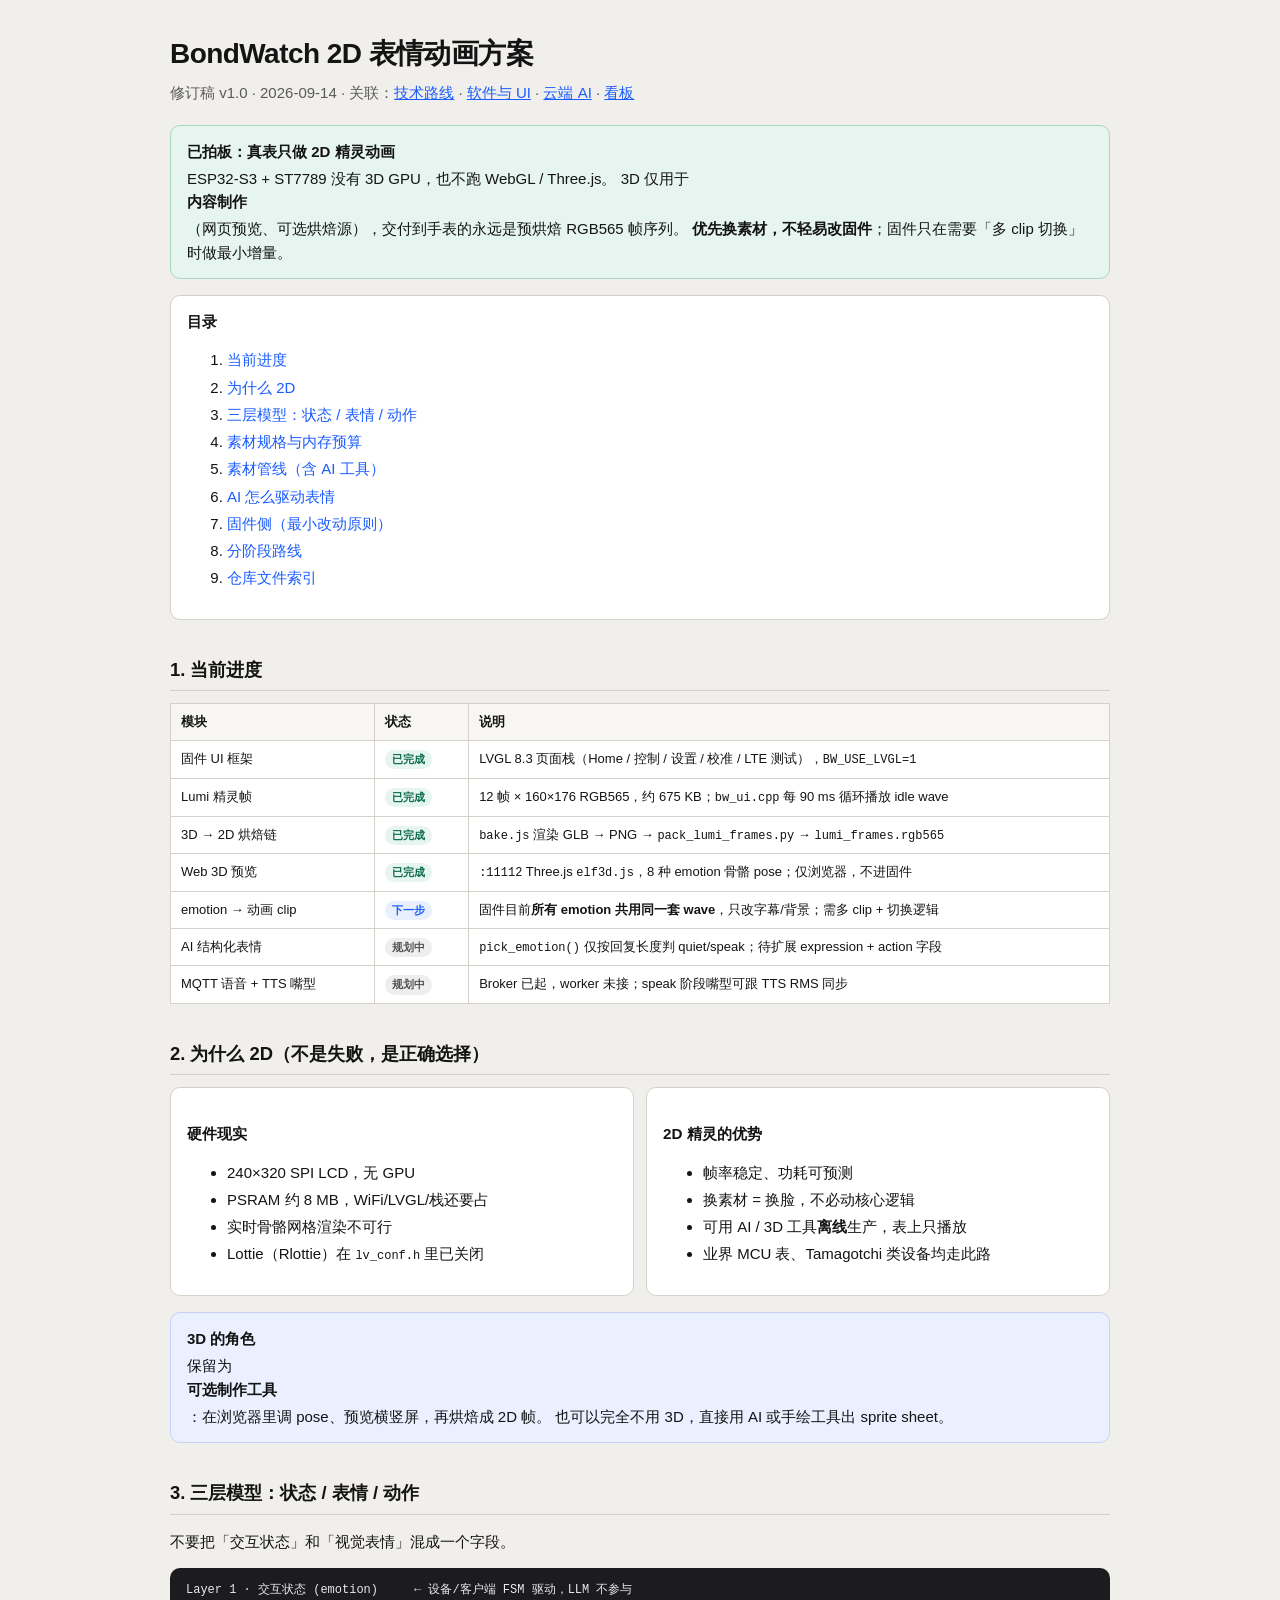
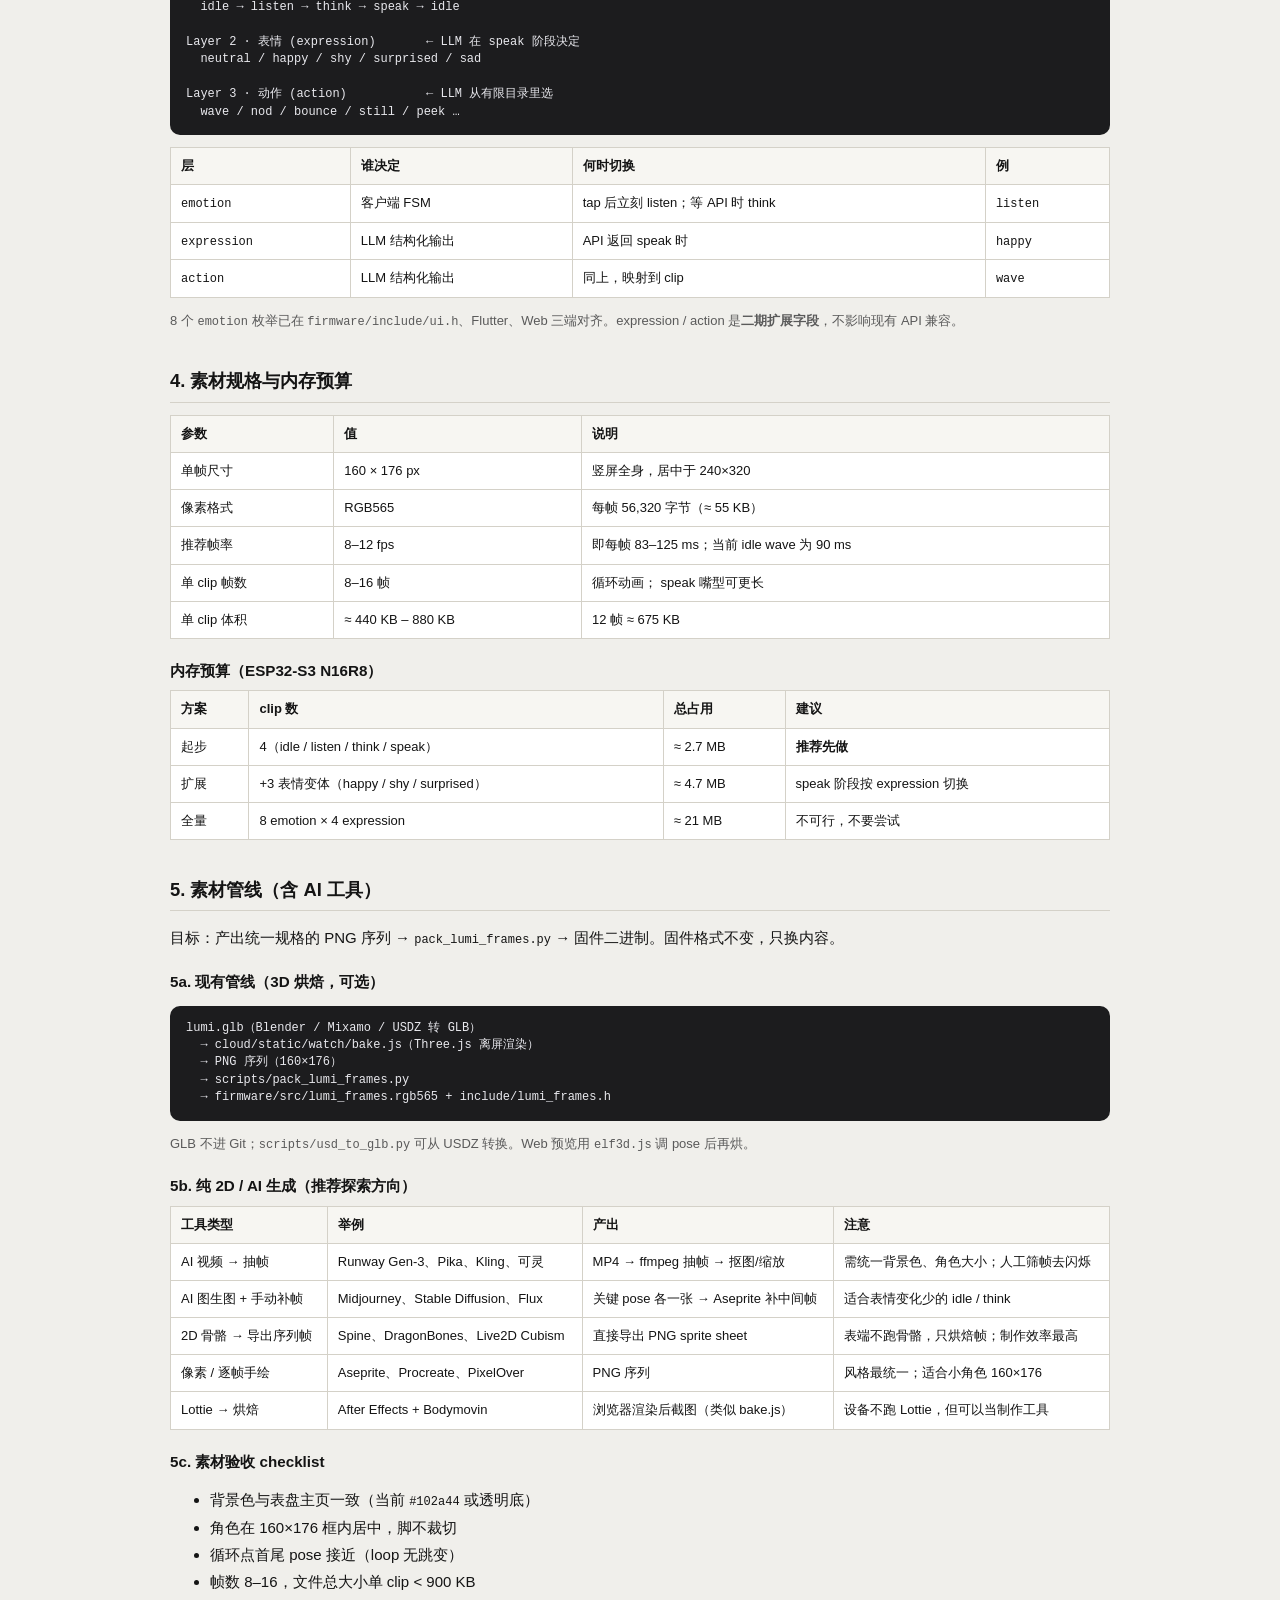
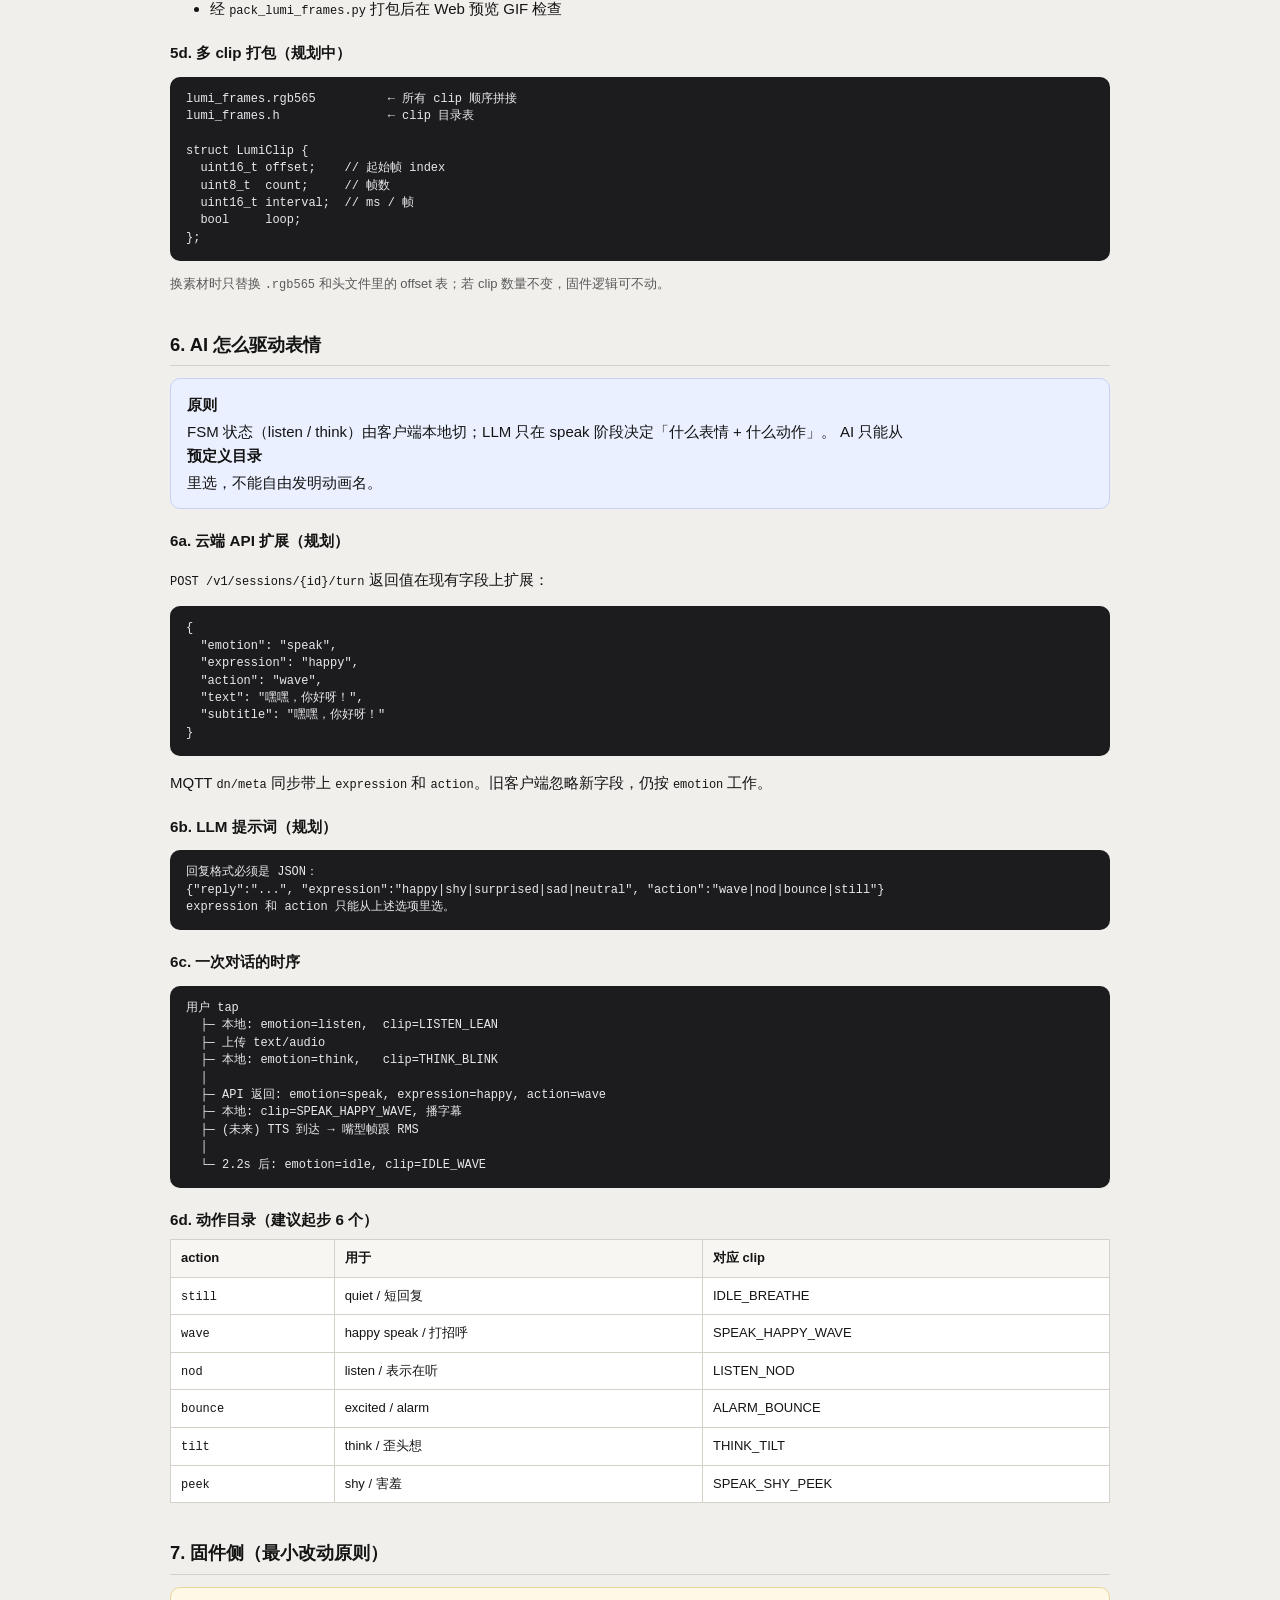
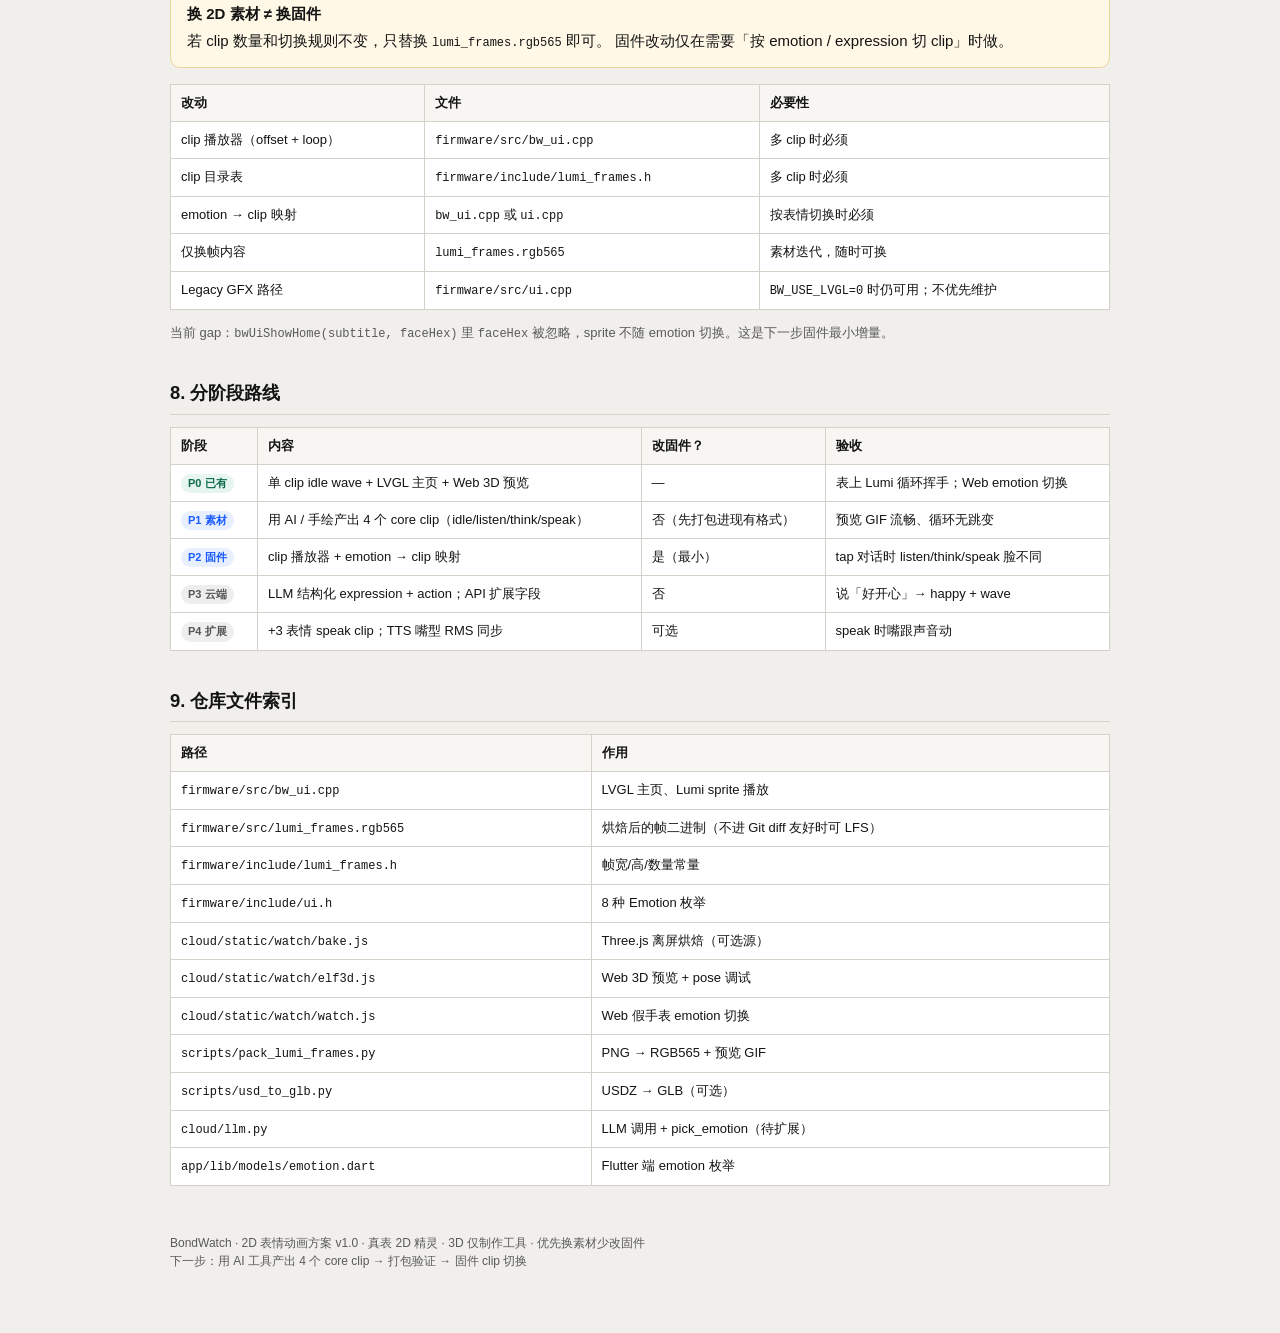
<file: docs/bondwatch-2d-animation.html>
<!DOCTYPE html>
<html lang="zh-CN">
<head>
  <meta charset="utf-8" />
  <meta name="viewport" content="width=device-width, initial-scale=1" />
  <title>BondWatch · 2D 表情动画方案</title>
  <style>
    :root {
      --bg: #f0efeb; --fg: #141414; --muted: #5a5a5a; --line: #d4d1c8;
      --card: #fff; --accent: #1a5cff; --ok: #0d6b4c; --warn: #8a5a00;
      --warn-bg: #fff8e6; --info-bg: #eaf0ff; --phase1: #1a5cff; --phase2: #0d6b4c;
    }
    * { box-sizing: border-box; }
    body {
      margin: 0; background: var(--bg); color: var(--fg);
      font: 15px/1.55 "Segoe UI", "PingFang SC", "Microsoft YaHei", sans-serif;
    }
    .wrap { max-width: 980px; margin: 0 auto; padding: 32px 20px 80px; }
    h1 { font-size: 1.75rem; font-weight: 700; margin: 0 0 6px; letter-spacing: -0.02em; }
    h2 { font-size: 1.15rem; margin: 36px 0 12px; padding-bottom: 6px; border-bottom: 1px solid var(--line); }
    h3 { font-size: 0.95rem; margin: 20px 0 8px; }
    .sub { color: var(--muted); margin: 0 0 20px; }
    .callout, .card {
      background: var(--card); border: 1px solid var(--line); border-radius: 10px;
      padding: 14px 16px; margin: 0 0 16px;
    }
    .callout.info { background: var(--info-bg); border-color: #c5d2f5; }
    .callout.warn { background: var(--warn-bg); border-color: #e8d59a; }
    .callout.ok { background: #e6f5ef; border-color: #a8d5c0; }
    .callout strong { display: block; margin-bottom: 4px; }
    .grid2 { display: grid; grid-template-columns: 1fr 1fr; gap: 12px; }
    .grid3 { display: grid; grid-template-columns: 1fr 1fr 1fr; gap: 12px; }
    @media (max-width: 800px) { .grid2, .grid3 { grid-template-columns: 1fr; } }
    table { width: 100%; border-collapse: collapse; background: var(--card); font-size: 13px; margin: 0 0 12px; }
    th, td { border: 1px solid var(--line); padding: 8px 10px; text-align: left; vertical-align: top; }
    th { background: #f7f6f2; font-weight: 600; }
    pre, code { font-size: 12px; }
    pre {
      background: #1c1c1e; color: #e8e8ed; padding: 14px 16px; border-radius: 10px;
      overflow-x: auto; line-height: 1.45;
    }
    a { color: var(--accent); }
    .muted { color: var(--muted); font-size: 13px; }
    ul.tight li { margin: 4px 0; }
    .tag {
      display: inline-block; font-size: 11px; font-weight: 600;
      padding: 1px 7px; border-radius: 999px; margin-right: 4px;
    }
    .t-done { background: #e6f5ef; color: var(--ok); }
    .t-next { background: #e8efff; color: var(--phase1); }
    .t-plan { background: #eee; color: #555; }
    footer { margin-top: 48px; color: var(--muted); font-size: 12px; }
    .toc a { color: var(--accent); text-decoration: none; }
    .toc a:hover { text-decoration: underline; }
    .toc li { margin: 4px 0; }
  </style>
</head>
<body>
  <div class="wrap">
    <h1>BondWatch 2D 表情动画方案</h1>
    <p class="sub">
      修订稿 v1.0 · 2026-09-14 ·
      关联：<a href="bondwatch-tech-route.html">技术路线</a> ·
      <a href="bondwatch-software-design.html">软件与 UI</a> ·
      <a href="bondwatch-ai-engineer.html">云端 AI</a> ·
      <a href="bondwatch-board.html">看板</a>
    </p>

    <div class="callout ok">
      <strong>已拍板：真表只做 2D 精灵动画</strong>
      ESP32-S3 + ST7789 没有 3D GPU，也不跑 WebGL / Three.js。
      3D 仅用于<strong>内容制作</strong>（网页预览、可选烘焙源），交付到手表的永远是预烘焙 RGB565 帧序列。
      <b>优先换素材，不轻易改固件</b>；固件只在需要「多 clip 切换」时做最小增量。
    </div>

    <div class="card toc">
      <h3 style="margin-top:0">目录</h3>
      <ol class="tight">
        <li><a href="#progress">当前进度</a></li>
        <li><a href="#why">为什么 2D</a></li>
        <li><a href="#layers">三层模型：状态 / 表情 / 动作</a></li>
        <li><a href="#format">素材规格与内存预算</a></li>
        <li><a href="#pipeline">素材管线（含 AI 工具）</a></li>
        <li><a href="#ai">AI 怎么驱动表情</a></li>
        <li><a href="#firmware">固件侧（最小改动原则）</a></li>
        <li><a href="#roadmap">分阶段路线</a></li>
        <li><a href="#files">仓库文件索引</a></li>
      </ol>
    </div>

    <h2 id="progress">1. 当前进度</h2>
    <table>
      <thead><tr><th>模块</th><th>状态</th><th>说明</th></tr></thead>
      <tbody>
        <tr>
          <td>固件 UI 框架</td>
          <td><span class="tag t-done">已完成</span></td>
          <td>LVGL 8.3 页面栈（Home / 控制 / 设置 / 校准 / LTE 测试），<code>BW_USE_LVGL=1</code></td>
        </tr>
        <tr>
          <td>Lumi 精灵帧</td>
          <td><span class="tag t-done">已完成</span></td>
          <td>12 帧 × 160×176 RGB565，约 675 KB；<code>bw_ui.cpp</code> 每 90 ms 循环播放 idle wave</td>
        </tr>
        <tr>
          <td>3D → 2D 烘焙链</td>
          <td><span class="tag t-done">已完成</span></td>
          <td><code>bake.js</code> 渲染 GLB → PNG → <code>pack_lumi_frames.py</code> → <code>lumi_frames.rgb565</code></td>
        </tr>
        <tr>
          <td>Web 3D 预览</td>
          <td><span class="tag t-done">已完成</span></td>
          <td><code>:11112</code> Three.js <code>elf3d.js</code>，8 种 emotion 骨骼 pose；仅浏览器，不进固件</td>
        </tr>
        <tr>
          <td>emotion → 动画 clip</td>
          <td><span class="tag t-next">下一步</span></td>
          <td>固件目前<strong>所有 emotion 共用同一套 wave</strong>，只改字幕/背景；需多 clip + 切换逻辑</td>
        </tr>
        <tr>
          <td>AI 结构化表情</td>
          <td><span class="tag t-plan">规划中</span></td>
          <td><code>pick_emotion()</code> 仅按回复长度判 quiet/speak；待扩展 expression + action 字段</td>
        </tr>
        <tr>
          <td>MQTT 语音 + TTS 嘴型</td>
          <td><span class="tag t-plan">规划中</span></td>
          <td>Broker 已起，worker 未接；speak 阶段嘴型可跟 TTS RMS 同步</td>
        </tr>
      </tbody>
    </table>

    <h2 id="why">2. 为什么 2D（不是失败，是正确选择）</h2>
    <div class="grid2">
      <div class="card">
        <h3>硬件现实</h3>
        <ul class="tight">
          <li>240×320 SPI LCD，无 GPU</li>
          <li>PSRAM 约 8 MB，WiFi/LVGL/栈还要占</li>
          <li>实时骨骼网格渲染不可行</li>
          <li>Lottie（Rlottie）在 <code>lv_conf.h</code> 里已关闭</li>
        </ul>
      </div>
      <div class="card">
        <h3>2D 精灵的优势</h3>
        <ul class="tight">
          <li>帧率稳定、功耗可预测</li>
          <li>换素材 = 换脸，不必动核心逻辑</li>
          <li>可用 AI / 3D 工具<strong>离线</strong>生产，表上只播放</li>
          <li>业界 MCU 表、Tamagotchi 类设备均走此路</li>
        </ul>
      </div>
    </div>
    <div class="callout info">
      <strong>3D 的角色</strong>
      保留为<strong>可选制作工具</strong>：在浏览器里调 pose、预览横竖屏，再烘焙成 2D 帧。
      也可以完全不用 3D，直接用 AI 或手绘工具出 sprite sheet。
    </div>

    <h2 id="layers">3. 三层模型：状态 / 表情 / 动作</h2>
    <p>不要把「交互状态」和「视觉表情」混成一个字段。</p>
    <pre>Layer 1 · 交互状态 (emotion)     ← 设备/客户端 FSM 驱动，LLM 不参与
  idle → listen → think → speak → idle

Layer 2 · 表情 (expression)       ← LLM 在 speak 阶段决定
  neutral / happy / shy / surprised / sad

Layer 3 · 动作 (action)           ← LLM 从有限目录里选
  wave / nod / bounce / still / peek …</pre>
    <table>
      <thead><tr><th>层</th><th>谁决定</th><th>何时切换</th><th>例</th></tr></thead>
      <tbody>
        <tr><td><code>emotion</code></td><td>客户端 FSM</td><td>tap 后立刻 listen；等 API 时 think</td><td><code>listen</code></td></tr>
        <tr><td><code>expression</code></td><td>LLM 结构化输出</td><td>API 返回 speak 时</td><td><code>happy</code></td></tr>
        <tr><td><code>action</code></td><td>LLM 结构化输出</td><td>同上，映射到 clip</td><td><code>wave</code></td></tr>
      </tbody>
    </table>
    <p class="muted">8 个 <code>emotion</code> 枚举已在 <code>firmware/include/ui.h</code>、Flutter、Web 三端对齐。expression / action 是<strong>二期扩展字段</strong>，不影响现有 API 兼容。</p>

    <h2 id="format">4. 素材规格与内存预算</h2>
    <table>
      <thead><tr><th>参数</th><th>值</th><th>说明</th></tr></thead>
      <tbody>
        <tr><td>单帧尺寸</td><td>160 × 176 px</td><td>竖屏全身，居中于 240×320</td></tr>
        <tr><td>像素格式</td><td>RGB565</td><td>每帧 56,320 字节（≈ 55 KB）</td></tr>
        <tr><td>推荐帧率</td><td>8–12 fps</td><td>即每帧 83–125 ms；当前 idle wave 为 90 ms</td></tr>
        <tr><td>单 clip 帧数</td><td>8–16 帧</td><td>循环动画； speak 嘴型可更长</td></tr>
        <tr><td>单 clip 体积</td><td>≈ 440 KB – 880 KB</td><td>12 帧 ≈ 675 KB</td></tr>
      </tbody>
    </table>
    <h3>内存预算（ESP32-S3 N16R8）</h3>
    <table>
      <thead><tr><th>方案</th><th>clip 数</th><th>总占用</th><th>建议</th></tr></thead>
      <tbody>
        <tr><td>起步</td><td>4（idle / listen / think / speak）</td><td>≈ 2.7 MB</td><td><b>推荐先做</b></td></tr>
        <tr><td>扩展</td><td>+3 表情变体（happy / shy / surprised）</td><td>≈ 4.7 MB</td><td>speak 阶段按 expression 切换</td></tr>
        <tr><td>全量</td><td>8 emotion × 4 expression</td><td>≈ 21 MB</td><td>不可行，不要尝试</td></tr>
      </tbody>
    </table>

    <h2 id="pipeline">5. 素材管线（含 AI 工具）</h2>
    <p>目标：产出统一规格的 PNG 序列 → <code>pack_lumi_frames.py</code> → 固件二进制。固件格式不变，只换内容。</p>

    <h3>5a. 现有管线（3D 烘焙，可选）</h3>
    <pre>lumi.glb（Blender / Mixamo / USDZ 转 GLB）
  → cloud/static/watch/bake.js（Three.js 离屏渲染）
  → PNG 序列（160×176）
  → scripts/pack_lumi_frames.py
  → firmware/src/lumi_frames.rgb565 + include/lumi_frames.h</pre>
    <p class="muted">GLB 不进 Git；<code>scripts/usd_to_glb.py</code> 可从 USDZ 转换。Web 预览用 <code>elf3d.js</code> 调 pose 后再烘。</p>

    <h3>5b. 纯 2D / AI 生成（推荐探索方向）</h3>
    <table>
      <thead><tr><th>工具类型</th><th>举例</th><th>产出</th><th>注意</th></tr></thead>
      <tbody>
        <tr>
          <td>AI 视频 → 抽帧</td>
          <td>Runway Gen-3、Pika、Kling、可灵</td>
          <td>MP4 → ffmpeg 抽帧 → 抠图/缩放</td>
          <td>需统一背景色、角色大小；人工筛帧去闪烁</td>
        </tr>
        <tr>
          <td>AI 图生图 + 手动补帧</td>
          <td>Midjourney、Stable Diffusion、Flux</td>
          <td>关键 pose 各一张 → Aseprite 补中间帧</td>
          <td>适合表情变化少的 idle / think</td>
        </tr>
        <tr>
          <td>2D 骨骼 → 导出序列帧</td>
          <td>Spine、DragonBones、Live2D Cubism</td>
          <td>直接导出 PNG sprite sheet</td>
          <td>表端不跑骨骼，只烘焙帧；制作效率最高</td>
        </tr>
        <tr>
          <td>像素 / 逐帧手绘</td>
          <td>Aseprite、Procreate、PixelOver</td>
          <td>PNG 序列</td>
          <td>风格最统一；适合小角色 160×176</td>
        </tr>
        <tr>
          <td>Lottie → 烘焙</td>
          <td>After Effects + Bodymovin</td>
          <td>浏览器渲染后截图（类似 bake.js）</td>
          <td>设备不跑 Lottie，但可以当制作工具</td>
        </tr>
      </tbody>
    </table>

    <h3>5c. 素材验收 checklist</h3>
    <ul class="tight">
      <li>背景色与表盘主页一致（当前 <code>#102a44</code> 或透明底）</li>
      <li>角色在 160×176 框内居中，脚不裁切</li>
      <li>循环点首尾 pose 接近（loop 无跳变）</li>
      <li>帧数 8–16，文件总大小单 clip &lt; 900 KB</li>
      <li>经 <code>pack_lumi_frames.py</code> 打包后在 Web 预览 GIF 检查</li>
    </ul>

    <h3>5d. 多 clip 打包（规划中）</h3>
    <pre>lumi_frames.rgb565          ← 所有 clip 顺序拼接
lumi_frames.h               ← clip 目录表

struct LumiClip {
  uint16_t offset;    // 起始帧 index
  uint8_t  count;     // 帧数
  uint16_t interval;  // ms / 帧
  bool     loop;
};</pre>
    <p class="muted">换素材时只替换 <code>.rgb565</code> 和头文件里的 offset 表；若 clip 数量不变，固件逻辑可不动。</p>

    <h2 id="ai">6. AI 怎么驱动表情</h2>
    <div class="callout info">
      <strong>原则</strong>
      FSM 状态（listen / think）由客户端本地切；LLM 只在 speak 阶段决定「什么表情 + 什么动作」。
      AI 只能从<strong>预定义目录</strong>里选，不能自由发明动画名。
    </div>

    <h3>6a. 云端 API 扩展（规划）</h3>
    <p><code>POST /v1/sessions/{id}/turn</code> 返回值在现有字段上扩展：</p>
    <pre>{
  "emotion": "speak",
  "expression": "happy",
  "action": "wave",
  "text": "嘿嘿，你好呀！",
  "subtitle": "嘿嘿，你好呀！"
}</pre>
    <p>MQTT <code>dn/meta</code> 同步带上 <code>expression</code> 和 <code>action</code>。旧客户端忽略新字段，仍按 <code>emotion</code> 工作。</p>

    <h3>6b. LLM 提示词（规划）</h3>
    <pre>回复格式必须是 JSON：
{"reply":"...", "expression":"happy|shy|surprised|sad|neutral", "action":"wave|nod|bounce|still"}
expression 和 action 只能从上述选项里选。</pre>

    <h3>6c. 一次对话的时序</h3>
    <pre>用户 tap
  ├─ 本地: emotion=listen,  clip=LISTEN_LEAN
  ├─ 上传 text/audio
  ├─ 本地: emotion=think,   clip=THINK_BLINK
  │
  ├─ API 返回: emotion=speak, expression=happy, action=wave
  ├─ 本地: clip=SPEAK_HAPPY_WAVE, 播字幕
  ├─ (未来) TTS 到达 → 嘴型帧跟 RMS
  │
  └─ 2.2s 后: emotion=idle, clip=IDLE_WAVE</pre>

    <h3>6d. 动作目录（建议起步 6 个）</h3>
    <table>
      <thead><tr><th>action</th><th>用于</th><th>对应 clip</th></tr></thead>
      <tbody>
        <tr><td><code>still</code></td><td>quiet / 短回复</td><td>IDLE_BREATHE</td></tr>
        <tr><td><code>wave</code></td><td>happy speak / 打招呼</td><td>SPEAK_HAPPY_WAVE</td></tr>
        <tr><td><code>nod</code></td><td>listen / 表示在听</td><td>LISTEN_NOD</td></tr>
        <tr><td><code>bounce</code></td><td>excited / alarm</td><td>ALARM_BOUNCE</td></tr>
        <tr><td><code>tilt</code></td><td>think / 歪头想</td><td>THINK_TILT</td></tr>
        <tr><td><code>peek</code></td><td>shy / 害羞</td><td>SPEAK_SHY_PEEK</td></tr>
      </tbody>
    </table>

    <h2 id="firmware">7. 固件侧（最小改动原则）</h2>
    <div class="callout warn">
      <strong>换 2D 素材 ≠ 换固件</strong>
      若 clip 数量和切换规则不变，只替换 <code>lumi_frames.rgb565</code> 即可。
      固件改动仅在需要「按 emotion / expression 切 clip」时做。
    </div>
    <table>
      <thead><tr><th>改动</th><th>文件</th><th>必要性</th></tr></thead>
      <tbody>
        <tr><td>clip 播放器（offset + loop）</td><td><code>firmware/src/bw_ui.cpp</code></td><td>多 clip 时必须</td></tr>
        <tr><td>clip 目录表</td><td><code>firmware/include/lumi_frames.h</code></td><td>多 clip 时必须</td></tr>
        <tr><td>emotion → clip 映射</td><td><code>bw_ui.cpp</code> 或 <code>ui.cpp</code></td><td>按表情切换时必须</td></tr>
        <tr><td>仅换帧内容</td><td><code>lumi_frames.rgb565</code></td><td>素材迭代，随时可换</td></tr>
        <tr><td>Legacy GFX 路径</td><td><code>firmware/src/ui.cpp</code></td><td><code>BW_USE_LVGL=0</code> 时仍可用；不优先维护</td></tr>
      </tbody>
    </table>
    <p class="muted">当前 gap：<code>bwUiShowHome(subtitle, faceHex)</code> 里 <code>faceHex</code> 被忽略，sprite 不随 emotion 切换。这是下一步固件最小增量。</p>

    <h2 id="roadmap">8. 分阶段路线</h2>
    <table>
      <thead><tr><th>阶段</th><th>内容</th><th>改固件？</th><th>验收</th></tr></thead>
      <tbody>
        <tr>
          <td><span class="tag t-done">P0 已有</span></td>
          <td>单 clip idle wave + LVGL 主页 + Web 3D 预览</td>
          <td>—</td>
          <td>表上 Lumi 循环挥手；Web emotion 切换</td>
        </tr>
        <tr>
          <td><span class="tag t-next">P1 素材</span></td>
          <td>用 AI / 手绘产出 4 个 core clip（idle/listen/think/speak）</td>
          <td>否（先打包进现有格式）</td>
          <td>预览 GIF 流畅、循环无跳变</td>
        </tr>
        <tr>
          <td><span class="tag t-next">P2 固件</span></td>
          <td>clip 播放器 + emotion → clip 映射</td>
          <td>是（最小）</td>
          <td>tap 对话时 listen/think/speak 脸不同</td>
        </tr>
        <tr>
          <td><span class="tag t-plan">P3 云端</span></td>
          <td>LLM 结构化 expression + action；API 扩展字段</td>
          <td>否</td>
          <td>说「好开心」→ happy + wave</td>
        </tr>
        <tr>
          <td><span class="tag t-plan">P4 扩展</span></td>
          <td>+3 表情 speak clip；TTS 嘴型 RMS 同步</td>
          <td>可选</td>
          <td>speak 时嘴跟声音动</td>
        </tr>
      </tbody>
    </table>

    <h2 id="files">9. 仓库文件索引</h2>
    <table>
      <thead><tr><th>路径</th><th>作用</th></tr></thead>
      <tbody>
        <tr><td><code>firmware/src/bw_ui.cpp</code></td><td>LVGL 主页、Lumi sprite 播放</td></tr>
        <tr><td><code>firmware/src/lumi_frames.rgb565</code></td><td>烘焙后的帧二进制（不进 Git diff 友好时可 LFS）</td></tr>
        <tr><td><code>firmware/include/lumi_frames.h</code></td><td>帧宽/高/数量常量</td></tr>
        <tr><td><code>firmware/include/ui.h</code></td><td>8 种 Emotion 枚举</td></tr>
        <tr><td><code>cloud/static/watch/bake.js</code></td><td>Three.js 离屏烘焙（可选源）</td></tr>
        <tr><td><code>cloud/static/watch/elf3d.js</code></td><td>Web 3D 预览 + pose 调试</td></tr>
        <tr><td><code>cloud/static/watch/watch.js</code></td><td>Web 假手表 emotion 切换</td></tr>
        <tr><td><code>scripts/pack_lumi_frames.py</code></td><td>PNG → RGB565 + 预览 GIF</td></tr>
        <tr><td><code>scripts/usd_to_glb.py</code></td><td>USDZ → GLB（可选）</td></tr>
        <tr><td><code>cloud/llm.py</code></td><td>LLM 调用 + pick_emotion（待扩展）</td></tr>
        <tr><td><code>app/lib/models/emotion.dart</code></td><td>Flutter 端 emotion 枚举</td></tr>
      </tbody>
    </table>

    <footer>
      BondWatch · 2D 表情动画方案 v1.0 · 真表 2D 精灵 · 3D 仅制作工具 · 优先换素材少改固件<br />
      下一步：用 AI 工具产出 4 个 core clip → 打包验证 → 固件 clip 切换
    </footer>
  </div>
</body>
</html>
</file>
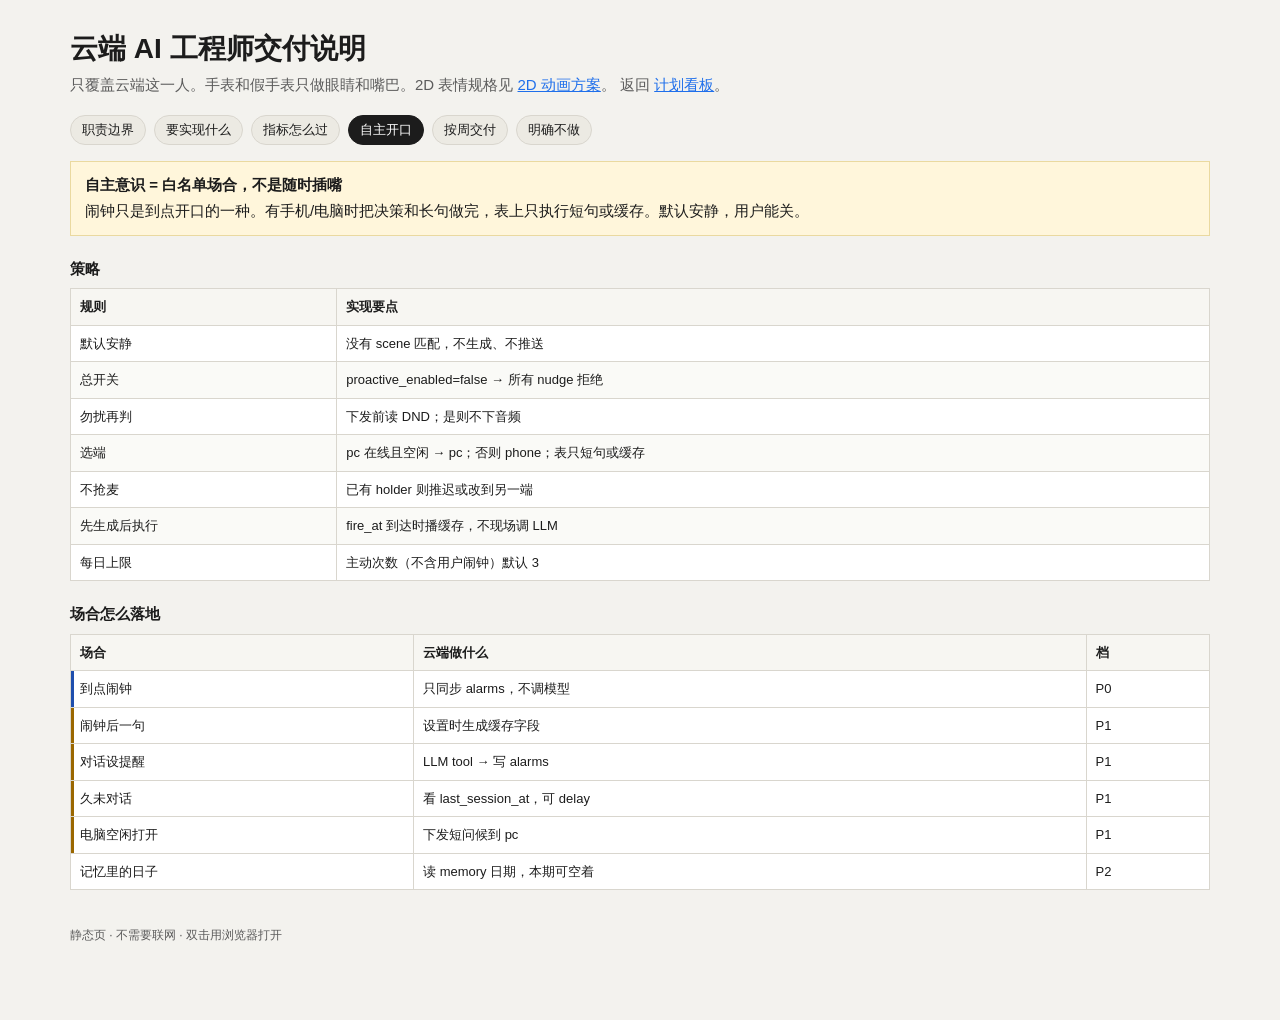
<file: docs/bondwatch-ai-engineer.html>
<!DOCTYPE html>
<html lang="zh-CN">
<head>
  <meta charset="utf-8" />
  <meta name="viewport" content="width=device-width, initial-scale=1" />
  <title>云端 AI 工程师交付说明</title>
  <style>
    :root {
      --bg: #f3f2ee; --fg: #1c1c1c; --muted: #5c5c5c; --line: #d9d6ce;
      --card: #ffffff; --pill: #eceae3; --accent: #1f6feb;
      --warn: #9a6700; --warn-bg: #fff6db; --info: #1f4ead; --info-bg: #e8eefc;
      --danger: #9b1c1c; --ok: #0f6b4c;
    }
    * { box-sizing: border-box; }
    html, body { margin: 0; background: var(--bg); color: var(--fg);
      font: 15px/1.5 "Segoe UI", "PingFang SC", "Microsoft YaHei", sans-serif; }
    .wrap { max-width: 1180px; margin: 0 auto; padding: 28px 20px 64px; }
    h1 { font-size: 28px; margin: 0 0 4px; font-weight: 650; }
    h2 { font-size: 18px; margin: 28px 0 10px; }
    h3 { font-size: 15px; margin: 22px 0 8px; }
    .sub { color: var(--muted); margin: 0 0 18px; }
    .row { display: flex; flex-wrap: wrap; gap: 8px; margin: 0 0 16px; }
    .pill { border: 1px solid var(--line); background: var(--pill); color: var(--fg);
      padding: 5px 11px; border-radius: 999px; cursor: pointer; font-size: 13px; }
    .pill.active { background: var(--fg); color: #fff; border-color: var(--fg); }
    .stats { display: grid; grid-template-columns: repeat(4, 1fr); gap: 12px; margin: 0 0 16px; }
    .stat { background: var(--card); border: 1px solid var(--line); padding: 12px 14px; }
    .stat b { display: block; font-size: 22px; font-weight: 650; }
    .stat span { color: var(--muted); font-size: 12px; }
    .stat.warn b { color: var(--warn); }
    .stat.info b { color: var(--info); }
    .callout { border: 1px solid var(--line); background: var(--card); padding: 12px 14px; margin: 0 0 16px; }
    .callout.warn { background: var(--warn-bg); border-color: #ead9a0; }
    .callout.info { background: var(--info-bg); border-color: #c9d6f5; }
    .callout strong { display: block; margin-bottom: 4px; }
    table { width: 100%; border-collapse: collapse; background: var(--card); font-size: 13px; margin: 0 0 8px; }
    th, td { border: 1px solid var(--line); padding: 8px 9px; text-align: left; vertical-align: top; }
    th { background: #f7f6f2; font-weight: 600; position: sticky; top: 0; }
    tr.stripe:nth-child(even) td { background: #fafaf7; }
    tr.tone-danger td:first-child { box-shadow: inset 3px 0 0 var(--danger); }
    tr.tone-warning td:first-child { box-shadow: inset 3px 0 0 var(--warn); }
    tr.tone-info td:first-child { box-shadow: inset 3px 0 0 var(--info); }
    tr.tone-success td:first-child { box-shadow: inset 3px 0 0 var(--ok); }
    .gantt-head, .gantt-row { display: grid; grid-template-columns: 176px 1fr; gap: 8px; align-items: center; margin-bottom: 8px; }
    .gantt-axis { position: relative; height: 22px; }
    .gantt-track { position: relative; height: 28px; border: 1px solid var(--line); background: var(--card); cursor: pointer; padding: 0; width: 100%; text-align: left; }
    .tick { position: absolute; top: 0; bottom: 0; width: 1px; background: var(--line); }
    .today { position: absolute; top: 0; bottom: 0; width: 1px; background: var(--accent); }
    .bar { position: absolute; top: 5px; bottom: 5px; background: #cfd6e4; color: var(--fg); font-size: 11px; display: flex; align-items: center; padding: 0 6px; overflow: hidden; white-space: nowrap; }
    .bar.critical { background: var(--accent); color: #fff; }
    .bar.active { outline: 2px solid #111; }
    .label { font-size: 13px; }
    .label.active { font-weight: 650; }
    .axis-label { position: absolute; font-size: 12px; color: var(--muted); }
    .legend { color: var(--muted); font-size: 13px; display: flex; gap: 16px; flex-wrap: wrap; margin: 8px 0 12px; }
    .hint { color: var(--muted); font-size: 12px; margin: 0 0 8px; }
    .offline { color: var(--muted); font-size: 12px; margin-top: 36px; }
    a { color: var(--accent); }
    @media (max-width: 900px) { .stats { grid-template-columns: 1fr 1fr; } .gantt-head, .gantt-row { grid-template-columns: 1fr; } }
</style>
</head>
<body>
  <div class="wrap">
    <h1>云端 AI 工程师交付说明</h1>
    <p class="sub">只覆盖云端这一人。手表和假手表只做眼睛和嘴巴。2D 表情规格见 <a href="bondwatch-2d-animation.html">2D 动画方案</a>。 返回 <a href="bondwatch-board.html">计划看板</a>。</p>
    <nav class="row" id="tabs"></nav>
    <main id="app"></main>
    <p class="offline">静态页 · 不需要联网 · 双击用浏览器打开</p>
  </div>
  <script id="board-data" type="application/json">{
  "views": [
    {
      "id": "scope",
      "label": "职责边界"
    },
    {
      "id": "build",
      "label": "要实现什么"
    },
    {
      "id": "metric",
      "label": "指标怎么过"
    },
    {
      "id": "nudge",
      "label": "自主开口"
    },
    {
      "id": "week",
      "label": "按周交付"
    },
    {
      "id": "out",
      "label": "明确不做"
    }
  ],
  "modules": [
    [
      "账号与鉴权",
      "P0",
      "POST /v1/auth/login；JWT 或随机 token；所有业务接口校验",
      "无 token 或过期一律 401。Key 只在环境变量"
    ],
    [
      "设备绑定",
      "P0",
      "POST /v1/devices/bind：校验 device_id + 短码；账号下挂设备",
      "绑成功后该设备能开会话。Windows 不走绑定向导，但登录后能看到已绑设备"
    ],
    [
      "会话与持麦",
      "P0",
      "POST /v1/sessions；同一时刻只一个 holder；takeover / listen / release",
      "第二端想说话必须 takeover。管理操作不打断当前 TTS"
    ],
    [
      "语音流水线",
      "P0",
      "MQTT：bw/{device_id}/up/audio 上行 PCM 16kHz 单声道；STT → LLM → TTS；dn/meta 先发 emotion，再 dn/audio",
      "半双工：TTS 播放中忽略新音频，直到 up/ctrl interrupt"
    ],
    [
      "情绪标签",
      "P0",
      "下行先 JSON emotion，再音频。枚举固定：think / speak（云端必发）；idle/listen/quiet/silent/alarm/offline 由端上 FSM 本地切",
      "第一包音频到达前，客户端已经收到 emotion。禁止音频比标签早"
    ],
    [
      "表情结构化输出",
      "P1",
      "/turn 与 dn/meta 扩展 expression（happy/shy/surprised/sad/neutral）+ action（wave/nod/bounce/still/peek）。LLM JSON mode，白名单校验",
      "说「好开心呀」→ expression=happy, action=wave。旧客户端忽略新字段仍可用"
    ],
    [
      "长期记忆",
      "P0",
      "GET/PUT /v1/memory；与短期对话分开存。每轮把记忆摘要注入 LLM",
      "写入「我叫小王」后，新会话能叫出小王。三端读到同一份"
    ],
    [
      "人设",
      "P0",
      "系统提示词 + 可编辑人设字段（随 settings 或 memory 的 persona）",
      "改人设后下一轮回复口吻变化，不需要重启服务"
    ],
    [
      "闹钟同步",
      "P0",
      "GET/PUT /v1/alarms 只存配置（时间、重复、文案）",
      "云端宕机或断网，端上已同步的闹钟仍响。云端绝不在到点调模型"
    ],
    [
      "设置",
      "P0",
      "PUT /v1/settings：音量、勿扰、默认语音模式、proactive_enabled",
      "关掉 proactive 后，除用户点的对话和本地闹钟外，云端不得再下发主动 TTS"
    ],
    [
      "主动开口策略",
      "P0",
      "白名单场合 + 选端（watch/phone/pc）+ 勿扰再判 + 每日上限。有 pc 在线则长句走 pc",
      "策略用规则，不要每分钟喊一次大模型闲聊"
    ],
    [
      "主动开口通道",
      "P1",
      "POST /v1/nudges：scene、text 或 generate、target、fire_at（可 delay）",
      "勿扰返回 423。闹钟响铃不走 nudges"
    ],
    [
      "预生成缓存句",
      "P1",
      "设闹钟或 nudge 时生成一句 TTS/文本，随配置下发到端",
      "到点播缓存，不现场调模型。没有缓存就只响铃"
    ],
    [
      "对话设闹钟",
      "P1",
      "LLM 把「十分钟后叫我」写成 alarms 记录，同步到各端",
      "只写配置。到点仍本地响"
    ],
    [
      "打断",
      "P0",
      "up/ctrl interrupt：停 TTS 生成和 MQTT 推流",
      "从收到 interrupt 到音频流结束 ≤ 200ms"
    ],
    [
      "字幕文本",
      "P0",
      "下行带 transcript（用户）和 reply_text（助手），给小声/勿扰叠字幕",
      "静音策略在端上；云端只要把字送出去"
    ],
    [
      "健康检查",
      "P0",
      "GET /health；日志打 request_id；token/费用可查",
      "客户端连不上时能区分：服务挂了 vs 模型超时"
    ],
    [
      "设备吊销",
      "P1",
      "吊销后该 device 不能拉记忆、不能开麦",
      "9/18 前有则演示，没有就口述"
    ]
  ],
  "metrics": [
    [
      "服务能起",
      "必须",
      "本机 uvicorn 起 FastAPI，GET /health 返回 200",
      "< 100 ms",
      "8/21"
    ],
    [
      "接口表落地",
      "必须",
      "仓库 README 或 openapi.json 与看板「接口约定」一致，字段名不许私自改",
      "0 处和看板冲突",
      "8/21"
    ],
    [
      "文字一轮",
      "必须",
      "登录 → 开会话 → 发一句中文 → 收回复，记忆可写可读",
      "p95 < 3 s（Wi-Fi，不含冷启动）",
      "9/02"
    ],
    [
      "语音一轮",
      "必须",
      "用户说完（VAD/松键）到第一包 TTS 音频",
      "p50 ≤ 1.5 s，p95 ≤ 3 s（假手表 + 家里 Wi-Fi）",
      "9/02"
    ],
    [
      "情绪先于声音",
      "必须",
      "MQTT dn/meta 先带 emotion=think 或 speak，然后才是 dn/audio 帧",
      "100% 轮次标签早于音频 ≥ 80 ms",
      "9/02"
    ],
    [
      "记忆跨会话",
      "必须",
      "会话 A 写入偏好，会话 B 回复中用到",
      "手工 5 条用例全过",
      "9/02"
    ],
    [
      "单持麦",
      "必须",
      "已有 holder 时第二端开麦被拒，必须走 takeover",
      "对打 20 次，0 次双持麦",
      "9/08"
    ],
    [
      "打断 TTS",
      "必须",
      "播放中发 interrupt",
      "流在 200 ms 内停，不再出新音频包",
      "9/08"
    ],
    [
      "密钥安全",
      "必须",
      "git grep 无 sk-/AKIA/火山 key；.env 在 gitignore",
      "扫描 0 命中",
      "全程"
    ],
    [
      "主动总开关",
      "必须",
      "proactive_enabled=false 时发 nudge",
      "拒绝，0 次主动 TTS",
      "9/08"
    ],
    [
      "勿扰不主动",
      "必须",
      "DND 开着时 fire nudge",
      "不下发音频；闹钟通道除外",
      "9/08"
    ],
    [
      "识别能用",
      "应该",
      "10 句日常中文短句（1–8 秒）",
      "≥ 8 句意图正确（不必逐字）",
      "9/08"
    ],
    [
      "费用可控",
      "应该",
      "日志记 input/output tokens；设月额度，超额返回 offline 语义",
      "额度到达后端上能收到错误而不是瞎回",
      "9/18"
    ],
    [
      "TLS",
      "应该",
      "对外 WSS/HTTPS；局域网演示可用 HTTP，文档写明",
      "演示当天假手表能连上所用地址",
      "9/18"
    ]
  ],
  "weeks": [
    [
      "W1 8/18–8/21",
      "Hello",
      "Python 3.12、FastAPI、/health、开通火山或阿里 LLM+ASR+TTS、Key 进环境变量、把接口表写进仓库"
    ],
    [
      "W2 8/24–8/28",
      "文字闭环",
      "login、session、文字对话、SQLite 记忆 PUT/GET、系统人设。给客户端一份可 curl 的示例"
    ],
    [
      "W3 8/31–9/02",
      "语音闭环",
      "WS 音频、ASR、LLM、TTS 流、emotion 先下。M1：一轮语音 + 记忆能写。达标 1.5s/3s"
    ],
    [
      "W4 9/03–9/08",
      "对接假手表",
      "持麦/接管、settings、alarms、proactive_enabled、interrupt。陪客户端联调，不改字段名"
    ],
    [
      "W5 9/09–9/17",
      "稳住 + 主动开口",
      "修超时弱网。有余力做 nudges + 预生成缓存句 + 选端（电脑优先）"
    ],
    [
      "W6 9/18",
      "演示",
      "按验收 8 步能走通云端部分。只修问题，不新开模型或向量库"
    ]
  ],
  "handoff": [
    [
      "交给客户端",
      "Base URL、登录示例、MQTT 主题（up/audio、up/ctrl、dn/meta、dn/audio）、expression+action 字段（P1）、settings.proactive_enabled、nudges 字段"
    ],
    [
      "向客户端收",
      "假手表能连；PCM 采样率约定（建议 16 kHz / 16bit / mono）；松键或 VAD 结束帧"
    ],
    [
      "不收硬件的",
      "GPIO、接线照片、4G AT。云端只认「有没有网、音频在不在 WS 里」"
    ]
  ],
  "out": [
    [
      "端侧大模型 / Ollama / 本地语音模型",
      "表上算力不够，电脑也会拖垮 37 天"
    ],
    [
      "自己训练或微调",
      "用豆包/百炼现成接口"
    ],
    [
      "唤醒词",
      "本期冻结不做；那是客户端以后接 ESP-SR"
    ],
    [
      "闹钟响铃、勿扰执行",
      "只同步配置；到点是端上的事"
    ],
    [
      "Flutter / Arduino / 接线",
      "那是客户端和硬件"
    ],
    [
      "真全双工、服务器回声消除",
      "半双工：它说时不抢麦"
    ],
    [
      "向量数据库、RAG 平台、Docker 全家桶",
      "SQLite + 一份记忆摘要够演示"
    ],
    [
      "主动搭话推送当成闲聊机器人",
      "只做白名单场合。没有勾选就闭嘴"
    ],
    [
      "读取手机日历、微信、电脑屏幕",
      "智能来自同一云端大脑 + 大屏管理，不靠扒系统通知"
    ],
    [
      "到点现场调模型",
      "闹钟和缓存句在端上执行。生成放在有网有大屏的时候"
    ]
  ]
}</script>
  <script>
    const DATA = JSON.parse(document.getElementById("board-data").textContent);
    
    function esc(s) {
      return String(s ?? "").replace(/[&<>"']/g, (c) => ({
        "&": "&amp;", "<": "&lt;", ">": "&gt;", '"': "&quot;", "'": "&#39;"
      }[c]));
    }
    function pills(items, current, attr) {
      return items.map((item) => {
        const id = typeof item === "string" ? item : item.id;
        const label = typeof item === "string" ? item : item.label;
        return `<button class="pill ${current === id ? "active" : ""}" data-${attr}="${esc(id)}">${esc(label)}</button>`;
      }).join("");
    }
    function table(headers, rows, tones, striped) {
      const body = rows.map((row, i) => {
        const tone = tones && tones[i] ? ` tone-${tones[i]}` : "";
        const stripe = striped ? " stripe" : "";
        return `<tr class="${tone}${stripe}">${row.map((c) => `<td>${esc(c)}</td>`).join("")}</tr>`;
      }).join("");
      return `<table><thead><tr>${headers.map((h) => `<th>${esc(h)}</th>`).join("")}</tr></thead><tbody>${body}</tbody></table>`;
    }
    function stats(items) {
      return `<div class="stats">${items.map((s) => `<div class="stat ${s.tone || ""}"><b>${esc(s.value)}</b><span>${esc(s.label)}</span></div>`).join("")}</div>`;
    }
    function callout(title, body, tone) {
      return `<div class="callout ${tone || ""}"><strong>${esc(title)}</strong>${esc(body)}</div>`;
    }

    
    const state = { view: "nudge", bar: "全部" };
    function renderScope() {
      return `${callout("一句话", "不训练模型。把 ASR/LLM/TTS 接成 BondWatch API。自主开口也归你：默认安静、白名单、选端、可关。", "warn")}
        ${stats([
          { value: "9/02", label: "云端能对话（M1）", tone: "warn" },
          { value: "1.5 s", label: "说完到第一包音频 p50" },
          { value: "可关", label: "主动开口总开关", tone: "info" },
        ])}
        <h3>和另外两人的交接</h3>
        ${table(["方向","内容"], DATA.handoff, null, true)}
        <h3>技术约束</h3>
        ${table(["选这个","不要改成"], [
          ["FastAPI + SQLite 本机先跑","一上来 Docker/Postgres"],
          ["云厂商 ASR/LLM/TTS","自建模型"],
          ["情绪先于音频","自己发明表情 JSON"],
          ["到点播缓存句","闹钟现场调模型"],
        ], ["info","danger","warning","danger"])}`;
    }
    function renderBuild() {
      const rows = DATA.modules.filter((x) => state.bar === "全部" || x[1] === state.bar);
      const tones = rows.map((x) => x[1] === "P0" ? "info" : "neutral");
      return `<div class="row">${pills(["全部","P0","P1"].map((x)=>({id:x,label:x})), state.bar, "bar")}</div>
        ${table(["模块","优先级","具体实现","做到什么算完成"], rows, tones, true)}
        <h3>语音一帧顺序</h3>
        ${table(["顺序","谁发","内容"], [
          ["1","端","audio 帧；松键发 end"],
          ["2","云","emotion = think"],
          ["3","云","emotion = speak + reply_text"],
          ["4","云","TTS 音频帧"],
          ["5","端可选","interrupt → 立刻停 4"],
        ], ["info","warning","success","success","danger"])}`;
    }
    function renderMetric() {
      const rows = DATA.metrics.filter((x) => state.bar === "全部" || x[1] === state.bar);
      const tones = rows.map((x) => x[1] === "必须" ? "warning" : "info");
      return `${callout("怎么测延迟", "计时从上行最后一包到下行第一包 audio。家里 Wi-Fi。", "info")}
        <div class="row">${pills(["全部","必须","应该"].map((x)=>({id:x,label:x})), state.bar, "bar")}</div>
        ${table(["指标","档","测什么","数值","最晚"], rows, tones, true)}
        <h3>9/18 你要能当场做的</h3>
        ${table(["步","云端负责的部分"], [
          ["假手表说话","一轮 ASR→LLM→TTS，脸在出声前变"],
          ["静音看字幕","reply_text 有字"],
          ["记忆","现场说一个偏好，下一轮能用"],
          ["电脑接管","session_id 不变"],
          ["关掉主动说话","nudge 被拒绝，除闹钟外不出声"],
        ], null, true)}`;
    }
    function renderNudge() {
      return `${callout("自主意识 = 白名单场合，不是随时插嘴", "闹钟只是到点开口的一种。有手机/电脑时把决策和长句做完，表上只执行短句或缓存。默认安静，用户能关。", "warn")}
        <h3>策略</h3>
        ${table(["规则","实现要点"], [
          ["默认安静","没有 scene 匹配，不生成、不推送"],
          ["总开关","proactive_enabled=false → 所有 nudge 拒绝"],
          ["勿扰再判","下发前读 DND；是则不下音频"],
          ["选端","pc 在线且空闲 → pc；否则 phone；表只短句或缓存"],
          ["不抢麦","已有 holder 则推迟或改到另一端"],
          ["先生成后执行","fire_at 到达时播缓存，不现场调 LLM"],
          ["每日上限","主动次数（不含用户闹钟）默认 3"],
        ], null, true)}
        <h3>场合怎么落地</h3>
        ${table(["场合","云端做什么","档"], [
          ["到点闹钟","只同步 alarms，不调模型","P0"],
          ["闹钟后一句","设置时生成缓存字段","P1"],
          ["对话设提醒","LLM tool → 写 alarms","P1"],
          ["久未对话","看 last_session_at，可 delay","P1"],
          ["电脑空闲打开","下发短问候到 pc","P1"],
          ["记忆里的日子","读 memory 日期，本期可空着","P2"],
        ], ["info","warning","warning","warning","warning","neutral"])}`;
    }
    function renderWeek() {
      return `${callout("M1 是硬节点", "9/02 前必须文字或语音一轮 + 记忆能写。", "warn")}
        ${table(["周","主题","交出来"], DATA.weeks, null, true)}`;
    }
    function renderOut() {
      return table(["不做","原因"], DATA.out, DATA.out.map(() => "danger"), true);
    }
    const pages = { scope: renderScope, build: renderBuild, metric: renderMetric, nudge: renderNudge, week: renderWeek, out: renderOut };
    function render() {
      document.getElementById("tabs").innerHTML = pills(DATA.views, state.view, "view");
      document.getElementById("app").innerHTML = pages[state.view]();
    }
    document.body.addEventListener("click", (e) => {
      const t = e.target.closest("[data-view],[data-bar]");
      if (!t) return;
      if (t.dataset.view) { state.view = t.dataset.view; state.bar = "全部"; }
      if (t.dataset.bar) state.bar = t.dataset.bar;
      render();
    });
    render();

  </script>
</body>
</html>
</file>
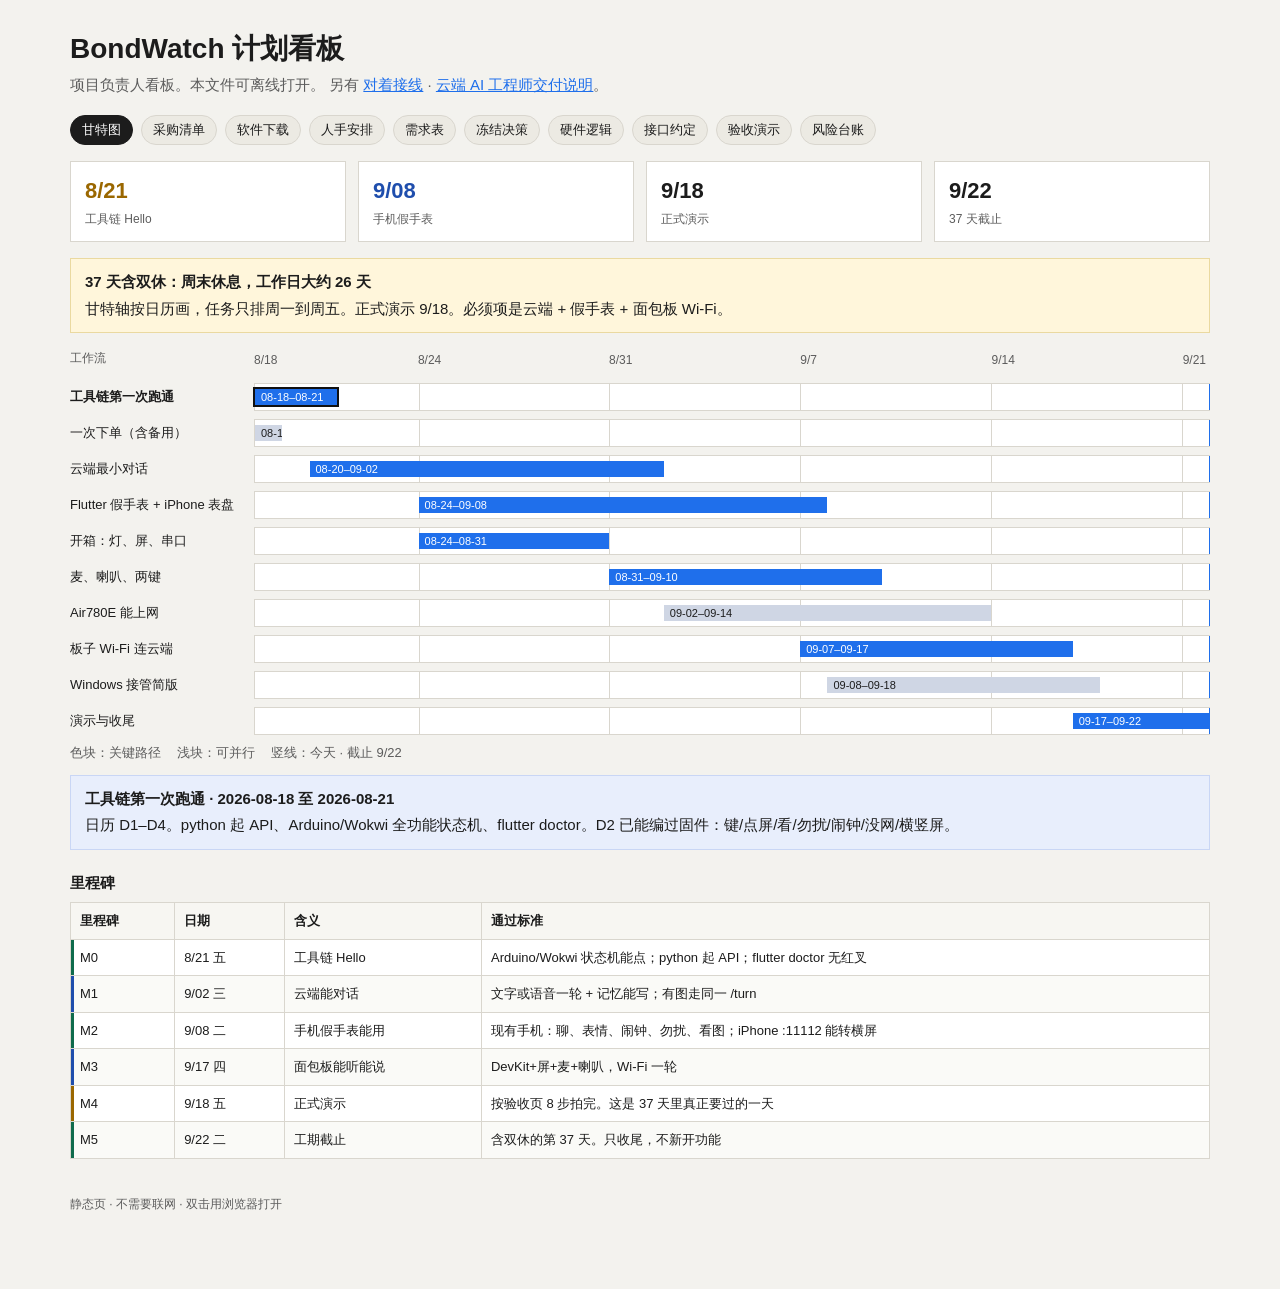
<file: docs/bondwatch-board.html>
<!DOCTYPE html>
<html lang="zh-CN">
<head>
  <meta charset="utf-8" />
  <meta name="viewport" content="width=device-width, initial-scale=1" />
  <title>BondWatch 计划看板</title>
  <style>
    :root {
      --bg: #f3f2ee; --fg: #1c1c1c; --muted: #5c5c5c; --line: #d9d6ce;
      --card: #ffffff; --pill: #eceae3; --accent: #1f6feb;
      --warn: #9a6700; --warn-bg: #fff6db; --info: #1f4ead; --info-bg: #e8eefc;
      --danger: #9b1c1c; --ok: #0f6b4c;
    }
    * { box-sizing: border-box; }
    html, body { margin: 0; background: var(--bg); color: var(--fg);
      font: 15px/1.5 "Segoe UI", "PingFang SC", "Microsoft YaHei", sans-serif; }
    .wrap { max-width: 1180px; margin: 0 auto; padding: 28px 20px 64px; }
    h1 { font-size: 28px; margin: 0 0 4px; font-weight: 650; }
    h2 { font-size: 18px; margin: 28px 0 10px; }
    h3 { font-size: 15px; margin: 22px 0 8px; }
    .sub { color: var(--muted); margin: 0 0 18px; }
    .row { display: flex; flex-wrap: wrap; gap: 8px; margin: 0 0 16px; }
    .pill { border: 1px solid var(--line); background: var(--pill); color: var(--fg);
      padding: 5px 11px; border-radius: 999px; cursor: pointer; font-size: 13px; }
    .pill.active { background: var(--fg); color: #fff; border-color: var(--fg); }
    .stats { display: grid; grid-template-columns: repeat(4, 1fr); gap: 12px; margin: 0 0 16px; }
    .stat { background: var(--card); border: 1px solid var(--line); padding: 12px 14px; }
    .stat b { display: block; font-size: 22px; font-weight: 650; }
    .stat span { color: var(--muted); font-size: 12px; }
    .stat.warn b { color: var(--warn); }
    .stat.info b { color: var(--info); }
    .callout { border: 1px solid var(--line); background: var(--card); padding: 12px 14px; margin: 0 0 16px; }
    .callout.warn { background: var(--warn-bg); border-color: #ead9a0; }
    .callout.info { background: var(--info-bg); border-color: #c9d6f5; }
    .callout strong { display: block; margin-bottom: 4px; }
    table { width: 100%; border-collapse: collapse; background: var(--card); font-size: 13px; margin: 0 0 8px; }
    th, td { border: 1px solid var(--line); padding: 8px 9px; text-align: left; vertical-align: top; }
    th { background: #f7f6f2; font-weight: 600; position: sticky; top: 0; }
    tr.stripe:nth-child(even) td { background: #fafaf7; }
    tr.tone-danger td:first-child { box-shadow: inset 3px 0 0 var(--danger); }
    tr.tone-warning td:first-child { box-shadow: inset 3px 0 0 var(--warn); }
    tr.tone-info td:first-child { box-shadow: inset 3px 0 0 var(--info); }
    tr.tone-success td:first-child { box-shadow: inset 3px 0 0 var(--ok); }
    .gantt-head, .gantt-row { display: grid; grid-template-columns: 176px 1fr; gap: 8px; align-items: center; margin-bottom: 8px; }
    .gantt-axis { position: relative; height: 22px; }
    .gantt-track { position: relative; height: 28px; border: 1px solid var(--line); background: var(--card); cursor: pointer; padding: 0; width: 100%; text-align: left; }
    .tick { position: absolute; top: 0; bottom: 0; width: 1px; background: var(--line); }
    .today { position: absolute; top: 0; bottom: 0; width: 1px; background: var(--accent); }
    .bar { position: absolute; top: 5px; bottom: 5px; background: #cfd6e4; color: var(--fg); font-size: 11px; display: flex; align-items: center; padding: 0 6px; overflow: hidden; white-space: nowrap; }
    .bar.critical { background: var(--accent); color: #fff; }
    .bar.active { outline: 2px solid #111; }
    .label { font-size: 13px; }
    .label.active { font-weight: 650; }
    .axis-label { position: absolute; font-size: 12px; color: var(--muted); }
    .legend { color: var(--muted); font-size: 13px; display: flex; gap: 16px; flex-wrap: wrap; margin: 8px 0 12px; }
    .hint { color: var(--muted); font-size: 12px; margin: 0 0 8px; }
    .offline { color: var(--muted); font-size: 12px; margin-top: 36px; }
    a { color: var(--accent); }
    @media (max-width: 900px) { .stats { grid-template-columns: 1fr 1fr; } .gantt-head, .gantt-row { grid-template-columns: 1fr; } }
</style>
</head>
<body>
  <div class="wrap">
    <h1>BondWatch 计划看板</h1>
    <p class="sub">项目负责人看板。本文件可离线打开。 另有 <a href="bondwatch-wiring.html">对着接线</a> · <a href="bondwatch-ai-engineer.html">云端 AI 工程师交付说明</a>。</p>
    <nav class="row" id="tabs"></nav>
    <main id="app"></main>
    <p class="offline">静态页 · 不需要联网 · 双击用浏览器打开</p>
  </div>
  <script id="board-data" type="application/json">{
  "views": [
    {
      "id": "gantt",
      "label": "甘特图"
    },
    {
      "id": "buy",
      "label": "采购清单"
    },
    {
      "id": "soft",
      "label": "软件下载"
    },
    {
      "id": "people",
      "label": "人手安排"
    },
    {
      "id": "req",
      "label": "需求表"
    },
    {
      "id": "freeze",
      "label": "冻结决策"
    },
    {
      "id": "hw",
      "label": "硬件逻辑"
    },
    {
      "id": "iface",
      "label": "接口约定"
    },
    {
      "id": "accept",
      "label": "验收演示"
    },
    {
      "id": "risk",
      "label": "风险台账"
    }
  ],
  "areas": [
    {
      "id": "all",
      "label": "全部"
    },
    {
      "id": "product",
      "label": "原则"
    },
    {
      "id": "keys",
      "label": "按键与交互"
    },
    {
      "id": "watch",
      "label": "手表"
    },
    {
      "id": "android",
      "label": "Android"
    },
    {
      "id": "windows",
      "label": "Windows"
    },
    {
      "id": "cloud",
      "label": "云端"
    },
    {
      "id": "nfr",
      "label": "非功能"
    },
    {
      "id": "out",
      "label": "本期不做"
    }
  ],
  "requirements": [
    {
      "id": "P01",
      "area": "product",
      "priority": "P0",
      "need": "AI 在远程服务器；手表只做眼睛和嘴巴",
      "where": "全局",
      "accept": "表端不跑大模型，断网时不能生成新对话"
    },
    {
      "id": "P02",
      "area": "product",
      "priority": "P0",
      "need": "Android / Windows 用来放大和管理同一伴侣，不是第二套人格",
      "where": "全局",
      "accept": "三端同一账号、同一记忆、同一角色"
    },
    {
      "id": "P03",
      "area": "product",
      "priority": "P0",
      "need": "多端必须能接续当前会话",
      "where": "三端",
      "accept": "电脑打开若表在说话，询问是否接管；拒绝则只做管理"
    },
    {
      "id": "P04",
      "area": "product",
      "priority": "P0",
      "need": "功能先行，开模放在尺寸冻结之后",
      "where": "计划",
      "accept": "手机假手表和开发板可戴之前，不启动开模"
    },
    {
      "id": "P05",
      "area": "product",
      "priority": "P0",
      "need": "要 4G 外出，同时要 Wi-Fi 作为家里和调试通道",
      "where": "手表",
      "accept": "两路都能连上同一后台；家里默认 Wi-Fi"
    },
    {
      "id": "P06",
      "area": "product",
      "priority": "P0",
      "need": "表在有手机/电脑时更智能：同一大脑；大屏负责管理、长聊、主动开口的决策和长句；表独自仍能走时、闹钟、勿扰、有网则对话",
      "where": "全局",
      "accept": "没手机时已同步闹钟仍响；有手机可改记忆/设场合；有电脑可接管长聊并承接主动长句"
    },
    {
      "id": "P07",
      "area": "product",
      "priority": "P0",
      "need": "允许一点自主开口，但默认安静：只在白名单场合说话，用户能总开关，勿扰时闭嘴",
      "where": "全局",
      "accept": "关掉「允许主动说话」后，除本地闹钟外不再主动出声"
    },
    {
      "id": "K01",
      "area": "keys",
      "priority": "P0",
      "need": "功能阶段两颗物理键 + 电容触摸；不单独做音量加减键",
      "where": "手表",
      "accept": "开模键位图只有电源 + 对讲；点屏对讲；音量不占用第三、四键"
    },
    {
      "id": "K02",
      "area": "keys",
      "priority": "P0",
      "need": "电源键：短按亮/息屏，长按开关机，双击扬声器静音并进勿扰",
      "where": "手表",
      "accept": "双击后喇叭为零，字幕强制开；再双击恢复"
    },
    {
      "id": "K03",
      "area": "keys",
      "priority": "P0",
      "need": "对讲键：短按开始/结束一轮；长按按住说话松开停；会话中短按打断播报",
      "where": "手表",
      "accept": "三种手感可演示；打断后立即停 TTS"
    },
    {
      "id": "K04",
      "area": "keys",
      "priority": "P0",
      "need": "音量在表端亮屏快捷栏调节，并在 Android / Windows 管理端可调",
      "where": "三端",
      "accept": "管理端改音量后，下次手表出声即生效"
    },
    {
      "id": "K05",
      "area": "keys",
      "priority": "P1",
      "need": "若开发板自带摇杆，可映射音量，但模具不预留第四键",
      "where": "开发板",
      "accept": "手板验证「戴着调音量」是否真痛，再决定后期加不加表冠"
    },
    {
      "id": "K06",
      "area": "keys",
      "priority": "P2",
      "need": "唤醒词本期不做；用户找它只靠点屏或按键。待机不持续上传音频",
      "where": "手表",
      "accept": "待机抓包无持续音频上行。唤醒词放到 35 天之后、换 IDF 再立项"
    },
    {
      "id": "K07",
      "area": "keys",
      "priority": "P0",
      "need": "实时对话与点按/PTT 都要有，可在管理端选默认；第一版实时按半双工",
      "where": "手表+云",
      "accept": "它说时不抢麦；你说或按打断才听"
    },
    {
      "id": "K08",
      "area": "keys",
      "priority": "P0",
      "need": "会话用超时、再见、电源键结束；结束后 4G 退回浅睡",
      "where": "手表",
      "accept": "结束 10 秒内模组离开全力态"
    },
    {
      "id": "K09",
      "area": "keys",
      "priority": "P0",
      "need": "表情始终在；低音量/勿扰/环境吵叠字幕；完全无声时表情演成脸并保留字幕",
      "where": "手表",
      "accept": "静音时无喇叭、有字幕、有脸；有声时优先表情"
    },
    {
      "id": "K10",
      "area": "keys",
      "priority": "P0",
      "need": "服务器先下情绪标签，再下语音；屏幕先于声音换表情",
      "where": "云+表",
      "accept": "第一包音频到达前，表情已切换"
    },
    {
      "id": "K11",
      "area": "keys",
      "priority": "P0",
      "need": "按键、点屏或唤醒才亮屏，不做常亮",
      "where": "手表",
      "accept": "待机电流不含常亮屏"
    },
    {
      "id": "K12",
      "area": "keys",
      "priority": "P0",
      "need": "人找 AI：点屏或按键（唤醒词本期不做）。AI 找人：白名单场合；闹钟本地响；其它主动开口可延迟且可关",
      "where": "手表+云",
      "accept": "没网闹钟仍响；关掉主动说话后不再搭话"
    },
    {
      "id": "K13",
      "area": "keys",
      "priority": "P0",
      "need": "电容触摸：点一下等于短按对讲；息屏时点一下亮屏；它说话时点一下打断",
      "where": "手表",
      "accept": "与对讲键同一套听-想-说；不在表上做菜单"
    },
    {
      "id": "W01",
      "area": "watch",
      "priority": "P0",
      "need": "聊天、能听、能说",
      "where": "手表",
      "accept": "一轮完整：听清、回声、表情对得上"
    },
    {
      "id": "W02",
      "area": "watch",
      "priority": "P0",
      "need": "本地闹钟：云端只同步设置，到点用本地铃声，不请求模型",
      "where": "手表",
      "accept": "飞行模式或拔卡后，已设闹钟仍响"
    },
    {
      "id": "W03",
      "area": "watch",
      "priority": "P0",
      "need": "勿扰本地生效：喇叭为零，只亮表情和字幕",
      "where": "手表",
      "accept": "断网后勿扰日程仍执行"
    },
    {
      "id": "W04",
      "area": "watch",
      "priority": "P0",
      "need": "断网仍走时、闹钟、没网表情和一句本地提示；对话排队",
      "where": "手表",
      "accept": "来网后未完成的对讲可补发或提示失败"
    },
    {
      "id": "W05",
      "area": "watch",
      "priority": "P0",
      "need": "被电脑接管后进入旁听或熄屏（可设，默认旁听、喇叭关）",
      "where": "手表",
      "accept": "旁听时麦关闭，屏幕跟会话表情和字幕；熄屏时只留振动/灯可选"
    },
    {
      "id": "W06",
      "area": "watch",
      "priority": "P0",
      "need": "旁听时按对讲键或点屏，向电脑请求拿回会话",
      "where": "手表+Windows",
      "accept": "电脑弹出确认；同意后表重新持麦"
    },
    {
      "id": "W07",
      "area": "watch",
      "priority": "P0",
      "need": "未绑定前屏幕显示配对二维码",
      "where": "手表",
      "accept": "手机扫码即可走完绑定"
    },
    {
      "id": "W08",
      "area": "watch",
      "priority": "P1",
      "need": "可接蓝牙耳机；有耳机时声音走耳机，没耳机且音量低走字幕",
      "where": "手表",
      "accept": "连接耳机后外放停"
    },
    {
      "id": "W09",
      "area": "watch",
      "priority": "P1",
      "need": "表端不缓存长期记忆正文",
      "where": "手表",
      "accept": "拆机或导出存储看不到对话记忆"
    },
    {
      "id": "W10",
      "area": "watch",
      "priority": "P0",
      "need": "产品要有表上摄像头。本套 DevKit 脚已满，用手机/网页「看」顶上同一条 /turn image_base64。下一版 PCB 必须留 DVP/CSI 座",
      "where": "手表+云",
      "accept": "假手表拍一张能短回；Arduino SEE 键能走「看着照片」状态机；真镜头不焊在这套面包板上"
    },
    {
      "id": "W11",
      "area": "watch",
      "priority": "P0",
      "need": "2D 精灵动画：160×176 RGB565 帧序列，4 个 core clip（idle/listen/think/speak）。:11112 用 3D 预览 pose；真表只播烘焙帧，不跑 Three.js。优先换素材少改固件",
      "where": "网页+固件",
      "accept": "tap 对话时 listen/think/speak 脸不同；换 .rgb565 不必动核心逻辑；详见 bondwatch-2d-animation.html"
    },
    {
      "id": "W12",
      "area": "watch",
      "priority": "P0",
      "need": "Arduino/Wokwi 用同一份 pins.h 把听-想-说、键、点屏、看、勿扰、闹钟、没网、4G 灯、横竖屏状态机先跑通",
      "where": "固件",
      "accept": "PlatformIO 能编过；Wokwi 能点 PWR/PTT/TAP/SEE；串口 h 有帮助"
    },
    {
      "id": "A01",
      "area": "android",
      "priority": "P0",
      "need": "手机 App 是绑定主入口：扫表上二维码或 BLE 近场",
      "where": "Android",
      "accept": "两种方式任选一种能把表绑到账号"
    },
    {
      "id": "A02",
      "area": "android",
      "priority": "P0",
      "need": "管理：人设、记忆查看/编辑、音量、亮度、勿扰日程、默认语音模式",
      "where": "Android",
      "accept": "改完后手表和下一次对话立刻按新设置"
    },
    {
      "id": "A03",
      "area": "android",
      "priority": "P0",
      "need": "放大：完整聊天历史，可在手机上继续同一段对话",
      "where": "Android",
      "accept": "与手表、Windows 看到同一线程"
    },
    {
      "id": "A04",
      "area": "android",
      "priority": "P0",
      "need": "开发期提供「假手表」小窗：用手机 4G/麦/喇叭/音量键代替真表",
      "where": "Android",
      "accept": "不依赖开发板即可验收聊天、记忆、闹钟、双语音、表情字幕、勿扰"
    },
    {
      "id": "A05",
      "area": "android",
      "priority": "P1",
      "need": "远程停用丢失的表；查看网络和流量状态",
      "where": "Android",
      "accept": "停用后该表证书立即失效"
    },
    {
      "id": "A06",
      "area": "android",
      "priority": "P0",
      "need": "管理端有「允许主动说话」总开关；场合列表可先写死两三项",
      "where": "Android",
      "accept": "关闭后除本地闹钟外不再主动出声；与 Windows 对齐"
    },
    {
      "id": "A07",
      "area": "android",
      "priority": "P0",
      "need": "假手表/网页用手机摄像头顶上表上的眼睛：压小照片发给云端，小精灵按图短回。云端接口按「表会拍照」来，不按「永远没有摄像头」来",
      "where": "Android+云",
      "accept": "拍一张图能收到一句看见了什么。表端拍照走同一 /turn image_base64；这套 DevKit 先不接镜头"
    },
    {
      "id": "C01",
      "area": "windows",
      "priority": "P0",
      "need": "同一账号登录，做大屏放大和管理，不单独做绑定向导（绑定以手机为准）",
      "where": "Windows",
      "accept": "未绑表的账号仍可先在电脑聊；绑表后自动出现设备"
    },
    {
      "id": "C02",
      "area": "windows",
      "priority": "P0",
      "need": "打开客户端时，若手表正在会话：询问是否接管",
      "where": "Windows",
      "accept": "弹窗含「接管」和「只做管理」；不自动抢麦"
    },
    {
      "id": "C03",
      "area": "windows",
      "priority": "P0",
      "need": "选择接管：电脑成为说话端；手表进入旁听或熄屏",
      "where": "Windows+表",
      "accept": "电脑出声，表不再占用麦；会话 ID 不变"
    },
    {
      "id": "C04",
      "area": "windows",
      "priority": "P0",
      "need": "选择只做管理：可看记忆、设置、历史，不插入当前会话",
      "where": "Windows",
      "accept": "管理操作不打断手表正在说的话"
    },
    {
      "id": "C05",
      "area": "windows",
      "priority": "P0",
      "need": "记忆、人设、勿扰、音量等管理能力与 Android 对齐",
      "where": "Windows",
      "accept": "一端改、另一端刷新可见"
    },
    {
      "id": "C06",
      "area": "windows",
      "priority": "P1",
      "need": "手表请求拿回时，电脑确认或超时交还",
      "where": "Windows",
      "accept": "交还后电脑改旁听/可关窗口，会话不断"
    },
    {
      "id": "C07",
      "area": "windows",
      "priority": "P1",
      "need": "电脑打开且当前无人在聊时，可在电脑上主动短问候或承接云端主动开口，不抢手腕",
      "where": "Windows",
      "accept": "表在勿扰或未戴时，主动内容出现在电脑；表正在持麦则不问候"
    },
    {
      "id": "S01",
      "area": "cloud",
      "priority": "P0",
      "need": "Windows、Android、手表共用同一套后台 API",
      "where": "云端",
      "accept": "一套鉴权、一套会话、一套记忆"
    },
    {
      "id": "S02",
      "area": "cloud",
      "priority": "P0",
      "need": "账号 + 设备身份；可吊销单台表",
      "where": "云端",
      "accept": "吊销后该表无法拉记忆、无法开麦"
    },
    {
      "id": "S03",
      "area": "cloud",
      "priority": "P0",
      "need": "会话接续：同一时间只允许一个端持麦",
      "where": "云端",
      "accept": "第二端想说话必须走接管协议"
    },
    {
      "id": "S04",
      "area": "cloud",
      "priority": "P0",
      "need": "长期记忆与短期会话分离存储",
      "where": "云端",
      "accept": "新会话仍能调用已写入的偏好"
    },
    {
      "id": "S05",
      "area": "cloud",
      "priority": "P0",
      "need": "流式语音识别和合成；回复带情绪标签",
      "where": "云端",
      "accept": "标签枚举固定，手表能映射到表情"
    },
    {
      "id": "S06",
      "area": "cloud",
      "priority": "P0",
      "need": "闹钟只同步配置，不在云端触发响铃",
      "where": "云端",
      "accept": "服务器宕机不影响已同步闹钟"
    },
    {
      "id": "S07",
      "area": "cloud",
      "priority": "P1",
      "need": "主动开口通道：白名单场合、可延迟、指定说在表/手机/电脑；勿扰和下发前再判一次",
      "where": "云端",
      "accept": "文档写明延迟上限；闹钟响铃不走该通道；有电脑时优先电脑说长句"
    },
    {
      "id": "S08",
      "area": "cloud",
      "priority": "P1",
      "need": "对话里说出提醒（如「十分钟后叫我」）可写入闹钟配置并同步到各端",
      "where": "云+表",
      "accept": "云端只写 alarms；到点仍由端上本地响，不回调模型"
    },
    {
      "id": "S09",
      "area": "cloud",
      "priority": "P1",
      "need": "设闹钟或主动场合时，可预生成一句陪伴文案缓存在端上",
      "where": "云+表",
      "accept": "到点播缓存句，不现场调模型。没生成过就只响铃"
    },
    {
      "id": "S10",
      "area": "cloud",
      "priority": "P0",
      "need": "文字/语音回合 POST /v1/sessions/{id}/turn；可选 image_base64。DeepSeek 不看图，先本地视觉摘要再喂模型",
      "where": "云端",
      "accept": "有图无图都返回 emotion + subtitle；表和手机走同一字段"
    },
    {
      "id": "N01",
      "area": "nfr",
      "priority": "P0",
      "need": "点屏或按键到开始听，用户无等待感",
      "where": "手表",
      "accept": "按键/点屏即按即听。唤醒词本期不做"
    },
    {
      "id": "N02",
      "area": "nfr",
      "priority": "P0",
      "need": "说完到第一包回复，好网络目标约 1.5 秒",
      "where": "云+表",
      "accept": "假手表在 Wi-Fi 下可测；4G 弱网允许更长并有思考表情"
    },
    {
      "id": "N03",
      "area": "nfr",
      "priority": "P1",
      "need": "待机按天计：常开只有按键、时钟、唤醒词",
      "where": "硬件",
      "accept": "开发板阶段给出电流分层测量，而不是只报对话耗电"
    },
    {
      "id": "N04",
      "area": "nfr",
      "priority": "P0",
      "need": "第一版安全底线：传输加密，表端不存记忆正文",
      "where": "云+表",
      "accept": "HTTPS/WSS；丢失可远程停用"
    },
    {
      "id": "X01",
      "area": "out",
      "priority": "P2",
      "need": "健康监测、GPS 轨迹、表盘市场、应用商店",
      "where": "—",
      "accept": "本期需求表不验收"
    },
    {
      "id": "X04",
      "area": "out",
      "priority": "P2",
      "need": "扒微信/系统日历/电脑屏幕、随时插嘴、新闻播报",
      "where": "—",
      "accept": "主动开口只认本产品里用户设的场合和记忆，不监控别的 App"
    },
    {
      "id": "X02",
      "area": "out",
      "priority": "P2",
      "need": "真全双工抢话、金属表壳天线精调、独立音量键/表冠",
      "where": "—",
      "accept": "手板证明刚需后再单独立项"
    },
    {
      "id": "X03",
      "area": "out",
      "priority": "P2",
      "need": "开模、认证、量产 BOM、运营商消费卡方案",
      "where": "—",
      "accept": "尺寸冻结后的下一阶段"
    },
    {
      "id": "X05",
      "area": "out",
      "priority": "P2",
      "need": "把 OV2640 焊到当前 DevKit 杜邦线上",
      "where": "—",
      "accept": "本期不验收真镜头出图。产品摄像头在下一版带座 PCB"
    }
  ],
  "tasks": [
    {
      "id": "g0",
      "name": "工具链第一次跑通",
      "start": "2026-08-18",
      "end": "2026-08-21",
      "critical": true,
      "note": "日历 D1–D4。python 起 API、Arduino/Wokwi 全功能状态机、flutter doctor。D2 已能编过固件：键/点屏/看/勿扰/闹钟/没网/横竖屏。"
    },
    {
      "id": "g1",
      "name": "一次下单（含备用）",
      "start": "2026-08-18",
      "end": "2026-08-19",
      "note": "D1–D2。小智散件 + 备用 N16R8 + 微雪 1.69/2.0 各一块 + 艾尔赛 Air780E AT+天线 + Hub/CH340。不买第二块 4G、官方 EGT、独立 Wi-Fi、GPS、电池、OV2640。"
    },
    {
      "id": "g2",
      "name": "云端最小对话",
      "start": "2026-08-20",
      "end": "2026-09-02",
      "critical": true,
      "note": "工作日约 D3–D12。FastAPI：登录、一轮语音/文字、记忆、情绪标签。"
    },
    {
      "id": "g3",
      "name": "Flutter 假手表 + iPhone 表盘",
      "start": "2026-08-24",
      "end": "2026-09-08",
      "critical": true,
      "note": "Android 假手表：聊、表情、字幕、闹钟、勿扰、绑定、手机看图。iPhone Safari :11112 只模拟 240×280 烧录脸：竖屏全身挥手，横屏大脸耷拉。"
    },
    {
      "id": "g4",
      "name": "开箱：灯、屏、串口",
      "start": "2026-08-24",
      "end": "2026-08-31",
      "critical": true,
      "note": "货已到 8/24。Hub+S3 烧现有固件，再按硬件逻辑页丝印表接 1.69 和两键。不要抄微雪 Wiki 的 ESP32 例程脚。"
    },
    {
      "id": "g5",
      "name": "麦、喇叭、两键",
      "start": "2026-08-31",
      "end": "2026-09-10",
      "critical": true,
      "note": "半双工。啸叫就拉开距离、它说时关麦。"
    },
    {
      "id": "g6",
      "name": "Air780E 能上网",
      "start": "2026-09-02",
      "end": "2026-09-14",
      "note": "艾尔赛 AT 模块。先 Hub 5V + CH340 打 AT，再 UART 17/18 共地。加分项，不要挡假手表。本套不接 GPS。"
    },
    {
      "id": "g7",
      "name": "板子 Wi-Fi 连云端",
      "start": "2026-09-07",
      "end": "2026-09-17",
      "critical": true,
      "note": "硬件必须项：家里 Wi-Fi 一轮对话和表情。"
    },
    {
      "id": "g8",
      "name": "Windows 接管简版",
      "start": "2026-09-08",
      "end": "2026-09-18",
      "note": "假手表能聊再开。编不过就网页兜底，不算失败。"
    },
    {
      "id": "g9",
      "name": "演示与收尾",
      "start": "2026-09-17",
      "end": "2026-09-22",
      "critical": true,
      "note": "正式演示锁定 9/18 周五。9/21–9/22 只修问题。周末 9/19–9/20 休息。"
    }
  ],
  "milestones": [
    [
      "M0",
      "8/21 五",
      "工具链 Hello",
      "Arduino/Wokwi 状态机能点；python 起 API；flutter doctor 无红叉"
    ],
    [
      "M1",
      "9/02 三",
      "云端能对话",
      "文字或语音一轮 + 记忆能写；有图走同一 /turn"
    ],
    [
      "M2",
      "9/08 二",
      "手机假手表能用",
      "现有手机：聊、表情、闹钟、勿扰、看图；iPhone :11112 能转横屏"
    ],
    [
      "M3",
      "9/17 四",
      "面包板能听能说",
      "DevKit+屏+麦+喇叭，Wi-Fi 一轮"
    ],
    [
      "M4",
      "9/18 五",
      "正式演示",
      "按验收页 8 步拍完。这是 37 天里真正要过的一天"
    ],
    [
      "M5",
      "9/22 二",
      "工期截止",
      "含双休的第 37 天。只收尾，不新开功能"
    ]
  ],
  "equipment": [
    {
      "wave": "板",
      "qty": "1+1",
      "item": "小智散件 + 备用 N16R8",
      "sku": "轩特佳/小智 DIY 套件（散件）含 N16R8、INMP441、MAX98357、喇叭、400 孔面包板×2、跳线、Type-C 数据线。再加一块焊好排针的 N16R8",
      "why": "听和说 + 主控。套件里那块干活，另买一块备用。套件 0.91 OLED 不要当手表屏",
      "price": "套件约 60 + 板约 32",
      "skip": "不要全套成品/带外壳。不要 N8R2/N8R8。不要独立 Wi-Fi 板"
    },
    {
      "wave": "板",
      "qty": "1+1",
      "item": "电容触摸彩屏（两种尺寸）",
      "sku": "微雪 1.69inch Touch LCD Module（240×280 ST7789+CST816）×1 先点亮；微雪 2inch Capacitive Touch LCD（240×320）×1 大表。都必须引出 TP_SDA/SCL/INT/RST",
      "why": "固件先按 240×280 写。2.0 只是高度多 40 像素，宽仍是 240。同款没备一份：坏了换另一种尺寸",
      "price": "1.69 约 86；2.0 约 75",
      "skip": "不要 1.9 寸 170×320。不要无触摸的 2inch LCD Module。不要圆屏/AMOLED/一体板"
    },
    {
      "wave": "板",
      "qty": "3+",
      "item": "数字麦克风",
      "sku": "INMP441 I2S，焊好排针，兼容芯片可。套件已有 1，另加备用",
      "why": "静电和 L/R 接反最常见",
      "price": "已在车",
      "skip": "不要模拟麦"
    },
    {
      "wave": "板",
      "qty": "套件含",
      "item": "功放 + 小喇叭",
      "sku": "散件里的 MAX98357 + 8Ω 喇叭。缺了在轩特佳补",
      "why": "喇叭线易焊断，功放脚易接反",
      "price": "套件内",
      "skip": "不要大功率外放"
    },
    {
      "wave": "板",
      "qty": "20–25",
      "item": "轻触开关",
      "sku": "6×6 mm 一包。不要只拍 1 颗",
      "why": "电源 + 对讲仍要实体键。脚掰断立刻换",
      "price": "几元",
      "skip": "—"
    },
    {
      "wave": "板",
      "qty": "1",
      "item": "4G 模块（AT）",
      "sku": "艾尔赛 Air780E 带天线（AT固件），约 ¥42。确认 Nano 卡槽、出厂 AT、排针 5V/GND/TX/RX 已焊。没有板载 USB 是正常的",
      "why": "外出上网。家里 Wi-Fi 就是容错。GPS 本套不接",
      "price": "约 42",
      "skip": "不要 EPM/EGH/EGG LuatOS。不要官方 ¥299 EGT。不要 DTU/银尔达。不要 A7670E。不要裸 LGA"
    },
    {
      "wave": "板",
      "qty": "后买",
      "item": "物联网卡 / 电池 / GPS",
      "sku": "卡先用闲置 Nano 手机卡。电池 3.7V + TP4056 对话通了再买。GPS 以后换 EGT 或另加 UART",
      "why": "本套脚已满，GPS 不焊这套板。对话跑通前全程 USB",
      "price": "这次 0",
      "skip": "这次别买电池、GPS 板、第二块 4G"
    },
    {
      "wave": "工具",
      "qty": "1",
      "item": "恒温烙铁套装",
      "sku": "德力西 60W 可调温套装。已有则跳过",
      "why": "焊排针和喇叭线。工具不买两套",
      "price": "约 67",
      "skip": "已有则不买"
    },
    {
      "wave": "工具",
      "qty": "家里有则跳",
      "item": "数字万用表",
      "sku": "带通断蜂鸣。查虚接比量电压更快",
      "why": "一套够",
      "price": "40–100",
      "skip": "已有则不买"
    },
    {
      "wave": "工具",
      "qty": "1–2",
      "item": "USB 转 TTL",
      "sku": "CH340G，能切 3.3V，带杜邦线。4G 没 USB，电脑先试 AT",
      "why": "日常烧录走 S3 的 Type-C。TTL 只给 4G 打 AT 或重刷",
      "price": "约 3–10/个",
      "skip": "不要 PL2303。不要 CH341A 烧录座"
    },
    {
      "wave": "工具",
      "qty": "套件含",
      "item": "面包板和线",
      "sku": "散件已有 400 孔×2、跳线、一根 Type-C 数据线。不够再补公母杜邦一包",
      "why": "虚接是停工第一名。屏和 I2S 优先短跳线",
      "price": "套件内",
      "skip": "—"
    },
    {
      "wave": "工具",
      "qty": "1",
      "item": "供电 USB Hub",
      "sku": "USB 3.0，独立 5V 3A 墙上电源。S3 烧录和 Air780E 5V 必须分口",
      "why": "4G 发射电流大，总线取电会把 S3 复位",
      "price": "约 41",
      "skip": "不要没变压器的总线 Hub"
    },
    {
      "wave": "工具",
      "qty": "套件1+再买1",
      "item": "Type-C 数据线",
      "sku": "必须能传数据。套件已有 1 根，再买 1 根备用。Hub 自带线不能烧板",
      "why": "烧 S3。只充电线长得一样",
      "price": "约 10–20",
      "skip": "不要仅充电线。4G 模块没有 Micro-USB"
    }
  ],
  "hwPractical": [
    [
      "两块板必须分口供电",
      "S3 走自己的 Type-C。Air780E AT 模块没有 USB，用 Hub 的 5V+GND 供电，和 S3 只共地。笔记本直供，4G 一发射整板复位。"
    ],
    [
      "电池往后放",
      "能对话之前全程 USB。电池引入电压跌落和充电噪声，新手极难查。这次先别买电池。"
    ],
    [
      "4G 先接天线再上电",
      "艾尔赛模块先插天线。没天线发射会伤模组。天线离开麦克风 10cm 以上。出厂 AT：CH340 拨 3.3V 发 AT 应回 OK。"
    ],
    [
      "麦和喇叭分两端",
      "面包板上把 INMP441 和喇叭尽量远离。软件上它说时关掉麦（半双工），比调回声消除实在。"
    ],
    [
      "I2S、SPI 线要短",
      "杜邦线一长，屏花、音断。音频不稳就改焊到洞洞板，别在面包板上死磕。"
    ],
    [
      "屏选 3.3V 电容触摸，I2C 单独接",
      "ESP32 是 3.3V。CST816 的 SDA/SCL 不是屏 SPI 那组 SCL/SDA。INT 必须接，RST 建议接。"
    ],
    [
      "按键避开捆绑脚",
      "GPIO0 / 3 / 45 / 46 不要做电源或对讲。用错会无法下载或一按就复位。"
    ],
    [
      "引脚表只准有一份",
      "写在 pins.h，改线先改文件再改实物。每改一次拍一张接线照片，发给 AI 时连文件一起贴。"
    ],
    [
      "COM 口号会变",
      "换口、换线编号就变。程序里不要写死 COM3。"
    ],
    [
      "备用件怎么用",
      "易坏件各备一份：线虚接先换线，板烧了换备用 S3。4G 板不双买，家里 Wi-Fi 顶上。贵的工具（烙铁、表、Hub）只买一套。"
    ]
  ],
  "hwGeneric": [
    [
      "只买 2.54mm + 3.3V 标准件",
      "SPI 屏、I2S 麦、I2S 功放、UART 4G。不买手表 FPC、异形排线，坏了找不到替件。"
    ],
    [
      "网卡可替换",
      "应用层只认「有网」。先走 DevKit 的 Wi-Fi，Air780E 当第二个 Modem。换模组只换 AT，不改聊天逻辑。"
    ],
    [
      "驱动三层分开",
      "显示 / 音频 / 网络三个模块。换一块 ST7789 只改显示文件，不要把引脚写进对话代码。"
    ],
    [
      "4G 这次买，先独立跑",
      "艾尔赛 Air780E AT 一次下单。货到先 Hub 5V + CH340 打 AT，不要焊到 DevKit 背面。卡用闲置手机 Nano SIM。"
    ],
    [
      "DevKit 保持官方形",
      "抄小智/乐鑫默认脚，不发明私有脚。AI 和例程才能对得上。"
    ],
    [
      "外壳和 PCB 都往后",
      "35 天的形态就是面包板。洞洞板只为声学稳定，不是做手表胚。摄像头座留给下一版 PCB，不在这套杜邦线上硬挤。"
    ]
  ],
  "hwMap": [
    [
      "电源键",
      "GPIO2 轻触接地",
      "同脚 PWR",
      "同脚"
    ],
    [
      "对讲键",
      "GPIO1 轻触接地",
      "同脚 PTT",
      "同脚"
    ],
    [
      "点屏",
      "CST816 INT GPIO38",
      "TAP 拉低同一脚",
      "换成 CST816 芯片，软件仍看下降沿"
    ],
    [
      "彩屏",
      "ST7789 240×280 SPI（可换 2.0 240×320 同脚）",
      "同脚 ILI9341",
      "先接微雪 1.69 Touch；大表换 2.0 Capacitive Touch"
    ],
    [
      "触摸 I2C",
      "SDA14 SCL21 RST39",
      "只做复位，不仿协议",
      "接 CST816"
    ],
    [
      "麦克风",
      "INMP441 I2S 4/5/6",
      "GPIO6 = MIC 灯（听亮说灭）",
      "I2S 真采麦；半双工逻辑不变"
    ],
    [
      "喇叭",
      "MAX98357 I2S 15/16/7",
      "GPIO7 = 蜂鸣器",
      "I2S 真放音"
    ],
    [
      "看 / 摄像头",
      "下一版 DVP/CSI 座",
      "SEE GPIO40，只置「有图」",
      "驱动出 JPEG，仍走 /turn image_base64"
    ],
    [
      "家里网",
      "S3 板载 Wi-Fi",
      "默认有网；串口 o/n",
      "真连云端 HTTPS"
    ],
    [
      "外出网",
      "艾尔赛 Air780E AT UART 17/18",
      "串口 4，GPIO41 灯=注网",
      "Hub 5V + 天线 + Nano 卡；AT 注网后当第二个 Modem"
    ],
    [
      "横竖屏",
      "以后方向/重力",
      "串口 r；网页感知手机旋转",
      "真表 2D 自绘，不跑 Three.js"
    ],
    [
      "云端对话",
      "Wi-Fi 或 4G 上 HTTPS",
      "固件内 mockTurn，字段同 /turn",
      "换成真 HTTP，状态机不改"
    ]
  ],
  "hwFeasible": [
    [
      "听-想-说状态机、键、点屏、勿扰、息屏、闹钟、没网脸",
      "已在 Arduino 编过，Wokwi 可点；真机同一份 pins.h"
    ],
    [
      "半双工：听时关喇叭、说时关麦",
      "仿真用灯/蜂鸣器；真机 GPIO6/7 改接 I2S 麦和功放"
    ],
    [
      "看图链路（有图标志 → 短回）",
      "真机先用手机「看」。不要焊摄像头"
    ],
    [
      "I2S 真录音/放音、CST816、Air780E",
      "货已到。按下面顺序接：先 1.69+两键，再麦喇叭，4G 最后"
    ]
  ],
  "wireSteps": [
    [
      "0",
      "Hub 插墙。S3 的 Type-C 插 Hub。电脑只连 Hub。烧现有固件，串口出现 BondWatch"
    ],
    [
      "1",
      "两颗 6×6：GPIO2→GND 电源，GPIO1→GND 对讲。短按应能息屏"
    ],
    [
      "2",
      "只接微雪 1.69（12 根：VCC/GND + 6 根屏 + 4 根触摸）。上电应出脸。2.0 先放着"
    ],
    [
      "3",
      "INMP441：VDD→3V3，GND 和 L/R→GND，WS→4，SCK→5，SD→6。线尽量短"
    ],
    [
      "4",
      "MAX98357：VIN→3V3，BCLK→15，LRC→16，DIN→7。喇叭焊到功放 OUT+/OUT-，拉开麦"
    ],
    [
      "5",
      "4G 最后：先天线+Nano 卡+Hub 5V+CH340 打 AT。OK 后再 TX/RX 交叉接到 17/18"
    ]
  ],
  "wireSkip": [
    [
      "微雪 Wiki「ESP32S3 例程」那张脚",
      "那是他们一体板的脚，会把 GPIO2 接到背光、GPIO6 接到触摸，和 pins.h 冲突"
    ],
    [
      "套件 0.91 OLED",
      "不是手表屏，空着"
    ],
    [
      "2.0 屏（先）",
      "1.69 点亮后再换，脚相同。MISO、SD_CS 空着"
    ],
    [
      "GPIO40 / 41 / 42 / 47",
      "Wokwi 的 SEE、4G灯、ROT、TALK。真机不要接"
    ],
    [
      "OV2640、GPS、电池",
      "本套不接。对话通了再谈电池"
    ],
    [
      "Air780E 的 5V 接到 S3 3V3",
      "会烧板。4G 吃 Hub 5V，UART 才接到 S3"
    ]
  ],
  "staff": [
    [
      "硬件",
      "1.0 全程",
      "货已到 8/24，按丝印表接线",
      "接线、安装、供电、面包板、屏麦喇叭键。4G 先独立打 AT",
      "不写业务代码。只按硬件逻辑页和 pins.h。每改一次拍照。线虚接先换备用件"
    ],
    [
      "客户端",
      "1.0 全程",
      "D1 装工具链，货到烧录",
      "Arduino 固件编写和烧录、Flutter 假手表、Windows 大屏、设备连云端",
      "Android 先于 Windows。引脚只认接口页。货到先闪灯，再叠屏麦喇叭"
    ],
    [
      "云端 AI",
      "1.0 全程",
      "D1 开通 API 并起服务",
      "FastAPI、鉴权、会话、记忆、ASR/LLM/TTS、情绪标签",
      "先把接口表写进仓库。客户端和固件都按这一份对接。Key 不进 Git"
    ]
  ],
  "staffLoad": [
    [
      "硬件",
      "0.5",
      "1.0",
      "1.0",
      "1.0",
      "1.0",
      "0.5"
    ],
    [
      "客户端",
      "1.0",
      "1.0",
      "1.0",
      "1.0",
      "1.0",
      "0.5"
    ],
    [
      "云端 AI",
      "1.0",
      "1.0",
      "1.0",
      "1.0",
      "0.8",
      "0.5"
    ]
  ],
  "software": [
    {
      "who": "全员",
      "when": "D1 今晚",
      "name": "Git for Windows",
      "get": "git-scm.com，安装时勾选加入 PATH",
      "why": "三人共用同一仓库"
    },
    {
      "who": "云端",
      "when": "D1 今晚",
      "name": "Python 3.12",
      "get": "python.org，务必勾选 Add python.exe to PATH",
      "why": "FastAPI 云端。客户端若装 ESP-IDF 也需要 Python"
    },
    {
      "who": "客户端",
      "when": "D1 今晚",
      "name": "Android Studio",
      "get": "developer.android.google.cn 国内镜像。装完 SDK、打开一次模拟器或真机",
      "why": "Flutter 依赖 Android SDK；假手表要装到现有手机"
    },
    {
      "who": "客户端",
      "when": "D1 今晚",
      "name": "Flutter SDK",
      "get": "flutter.cn 稳定版，解压后把 flutter\\bin 加 PATH，跑 flutter doctor",
      "why": "Android 假手表和 Windows 大屏同一套代码，35 天来不及写两套客户端"
    },
    {
      "who": "客户端",
      "when": "D1 今晚",
      "name": "Visual Studio 2022 Build Tools",
      "get": "visualstudio.microsoft.com，只勾「使用 C++ 的桌面开发」",
      "why": "Flutter Windows 编译需要。体积大，今晚就开始下"
    },
    {
      "who": "客户端",
      "when": "D1",
      "name": "手机 USB 调试",
      "get": "不用下软件：手机开发者选项打开 USB 调试；Windows 若认不出再装厂商驱动",
      "why": "假手表装到现有安卓机"
    },
    {
      "who": "客户端",
      "when": "D1 今晚",
      "name": "Arduino IDE 2",
      "get": "arduino.cc 装 2.x。开发板管理器加 esp32 by Espressif 3.x。板选 ESP32S3 Dev Module",
      "why": "固件编写和烧录。今晚必须装，货到烧闪灯"
    },
    {
      "who": "客户端",
      "when": "D1 今晚",
      "name": "ESP-IDF 5.3 Windows 安装包",
      "get": "dl.espressif.com 的 esp-idf-tools-setup。先装上，D35 前能不用就不用",
      "why": "以后做唤醒词才需要。新手前三周用 Arduino，避免两套环境一起炸"
    },
    {
      "who": "客户端",
      "when": "D1 今晚",
      "name": "串口助手或合宙 Luatools",
      "get": "任意串口助手即可。出厂已是 AT 不必刷机。Luatools 在 docs.openluat.com",
      "why": "艾尔赛模块没 USB。CH340 接 5V/GND/TX/RX，发 AT 应回 OK"
    },
    {
      "who": "客户端",
      "when": "D1",
      "name": "CH340 驱动",
      "get": "插 CH340G 后设备管理器要有 COM 口。板上跳帽拨 3.3V",
      "why": "4G 试 AT 或重刷才用。日常烧录走 S3 的 Type-C。不要 PL2303/CH341A"
    },
    {
      "who": "客户端",
      "when": "板子没到也能练",
      "name": "Wokwi（浏览器）",
      "get": "wokwi.com，选 ESP32-S3，用 Arduino 代码。不用安装",
      "why": "在电脑上试闪灯、按键、串口打印。货没到也能练手，代码以后几乎能原样烧进 DevKit"
    },
    {
      "who": "硬件",
      "when": "板子没到也能练",
      "name": "Falstad Circuit（浏览器）",
      "get": "falstad.com/circuit ，英文页，点 Circuits 里的开关、上拉电阻例子",
      "why": "搞懂按键为什么要上拉、3.3V 和 5V 不能混。不模拟整块手表"
    },
    {
      "who": "硬件",
      "when": "接线前画一张",
      "name": "立创 EDA（浏览器）",
      "get": "lceda.cn 免费账号。只画原理图，不布板",
      "why": "把 pins.h 画成图：屏、麦、喇叭、键、4G 的 UART。发给客户端和云端时比纯文字清楚"
    },
    {
      "who": "客户端",
      "when": "D14 起",
      "name": "MQTTX",
      "get": "mqttx.app 下载 Windows 版",
      "why": "Air780E 连上服务器前，先用电脑冒充设备发一条 MQTT，确认云端通"
    },
    {
      "who": "硬件",
      "when": "D1 起",
      "name": "小智面包板文档（网页）",
      "get": "不用装软件。搜「虾哥小智 ESP32-S3 N16R8 面包板」对照接线。把照片发给客户端",
      "why": "接线资料最多。引脚不要自己发明"
    },
    {
      "who": "云端",
      "when": "D1",
      "name": "大模型 + 语音 API",
      "get": "不下载。开火山引擎（豆包 + 语音）或阿里云百炼，开通 LLM、ASR、TTS，把 Key 放到本地环境变量",
      "why": "云端对话和手表听说都走远程。35 天不要自己部署模型"
    }
  ],
  "decisions": [
    [
      "产品形态",
      "AI 在云端；手表只做眼睛和嘴巴",
      "已冻",
      "不做端侧大模型"
    ],
    [
      "双端定位",
      "Android / Windows 放大和管理同一伴侣，必须能接续",
      "已冻",
      "电脑打开询问接管；表旁听或熄屏"
    ],
    [
      "伴侣加持",
      "手机和电脑让同一只表更聪明：记忆、管理、长聊、主动开口的决策和长内容。表负责随时叫、本地闹、短句",
      "已冻",
      "不另做第二个人格；不把手机功能搬进表里"
    ],
    [
      "绑定",
      "手机 App 扫码或 BLE；Windows 不做绑定向导",
      "已冻",
      "—"
    ],
    [
      "按键",
      "电源 + 对讲两颗实体键；点屏对讲；音量走软件；双击电源静音/勿扰",
      "已冻",
      "不做独立音量键；表上不做触屏菜单"
    ],
    [
      "语音",
      "点屏或短按对讲一轮 + 长按 PTT + 半双工实时；用户找它靠点屏或按键。它找人只走白名单场合，可关",
      "已冻",
      "不做唤醒词；不做随时闲聊插嘴"
    ],
    [
      "自主开口",
      "默认安静。白名单场合才说话。有手机/电脑时：想清楚+生成长句在大屏；表上只播短句或缓存句。勿扰闭嘴（本地闹钟除外）",
      "已冻",
      "不读微信/系统日历/屏幕；不现场为闹钟调模型；每天有次数上限"
    ],
    [
      "屏幕",
      "固件先按 1.69 寸 240×280 ST7789+CST816。大表可选微雪 2.0 寸 240×320（宽仍 240）。表情优先；点一下=短按对讲",
      "已冻",
      "不要 1.9 寸 170×320、圆屏/AMOLED、无触摸 2inch LCD、套件 0.91 OLED 当主屏"
    ],
    [
      "联网",
      "家里用 S3 板载 Wi-Fi；外出用艾尔赛 Air780E AT+天线（约 ¥42）。软件先走 Wi-Fi",
      "已冻",
      "不另买独立 Wi-Fi；不买第二块 4G；不买官方 ¥299 EGT/LuatOS EPM；本套不接 GPS"
    ],
    [
      "硬件路线",
      "小智散件 N16R8 + 微雪触摸屏 + INMP441/MAX98357 + 艾尔赛 Air780E AT 独立模块",
      "已冻",
      "不买手表一体板；不买 DTU；电池/GPS 后买"
    ],
    [
      "摄像头",
      "产品要有表上镜头。35 天这套 DevKit GPIO 已满，用手机/网页「看」顶上同一条看图链路。下一版板必须留 DVP/CSI 座，固件只换取图，不换云端协议",
      "已冻",
      "现在不买 OV2640 焊到面包板；不是产品取消摄像头"
    ],
    [
      "看图",
      "DeepSeek 只吃文字。图先走本机 OpenCV，或任意 OpenAI 兼容视觉 API，再把一句话摘要喂给它",
      "已冻",
      "不把 OpenCV 塞进云端镜像；不指望 DeepSeek 直接看图"
    ],
    [
      "软件栈",
      "FastAPI + Flutter；Arduino 点亮；IDF 后置",
      "已冻",
      "不并行第二套客户端"
    ],
    [
      "表盘模拟",
      "iPhone 等手机浏览器打开 :11112，只显示 240×280 烧录脸。真表是 ESP32 自绘，不是安卓/iOS",
      "已冻",
      "11112 只模拟表盘效果，不假装手表里跑安卓"
    ],
    [
      "2D 精灵动画",
      "真表 RGB565 帧序列（160×176）；:11112 用 3D 预览与可选烘焙。AI/手绘/3D 均可作素材源。优先换素材少改固件",
      "已冻",
      "真表不跑 Three.js/WebGL；3D 仅制作工具。见 bondwatch-2d-animation.html"
    ],
    [
      "人手",
      "硬件接线安装 / 客户端编写烧录（固件+Android+Windows） / 云端 AI 实现，三人并行",
      "已冻",
      "不要让一个人同时扛三摊；假手表已带动画，真表固件眨眼张嘴即可"
    ],
    [
      "工期",
      "2026-08-18 至 09-22，日历 37 天（含双休）。周末不排活，实际约 26 个工作日。正式演示 9/18",
      "已冻",
      "周末不加班赶新功能"
    ]
  ],
  "companion": [
    [
      "仅手表 · 有网",
      "听、说、表情、字幕；用云端大脑。主动开口只播已缓存的短句",
      "随时叫一声。不编长文、不改记忆、不做复杂决策"
    ],
    [
      "仅手表 · 断网",
      "走时、本地闹钟、勿扰、没网脸；已缓存的到点短句仍可播",
      "新对话和现场生成做不到。已设闹钟必须仍响"
    ],
    [
      "手表 + 手机",
      "绑定、记忆、人设、场合白名单、总开关；主动开口可在手机说长一点",
      "决策和生成在有网时做完。不读微信、系统日历、健康"
    ],
    [
      "手表 + 电脑",
      "长聊接管；空闲时可在电脑主动问候；长内容留在大屏",
      "打开时若表在聊则询问接管。不抢持麦，不读电脑屏幕"
    ],
    [
      "闹钟 / 到点",
      "配置来自手机、电脑或对话 → 云端只存 → 端上本地响",
      "到点不请求模型。没手机、断网、云挂了，已同步的仍响"
    ]
  ],
  "proactive": [
    [
      "到点闹钟",
      "P0",
      "用户设的时间",
      "表本地铃",
      "必须。不调模型"
    ],
    [
      "闹钟后一句陪伴",
      "P1",
      "设闹钟时云端预生成，缓存在端",
      "表短句（约 8 秒）",
      "没缓存就只响铃"
    ],
    [
      "对话写成提醒",
      "P1",
      "「十分钟后叫我」→ alarms",
      "到点仍本地",
      "应该有"
    ],
    [
      "久未对话",
      "P1",
      "云端看上次会话时间",
      "电脑优先，否则手机；表最多一句",
      "可延迟，适配 4G 浅睡"
    ],
    [
      "电脑打开且空闲",
      "P1",
      "Windows 事件",
      "只在电脑说",
      "表持麦则不问候"
    ],
    [
      "记忆里的日子",
      "P2",
      "记忆字段（考试、生日）",
      "有网才生成；先大屏",
      "本期可不做"
    ],
    [
      "勿扰结束 / 回到有网",
      "P1",
      "端上日程或重连",
      "短提示或补发失败",
      "回来有网已在断网需求里"
    ],
    [
      "微信 / 日历 / 新闻 / 看你屏幕插嘴",
      "不做",
      "—",
      "—",
      "白名单以外一律闭嘴"
    ]
  ],
  "proactiveRules": [
    [
      "默认安静",
      "没有勾选的场合，不开口。宁可漏，不要烦"
    ],
    [
      "总开关",
      "「允许主动说话」。关掉后只剩用户找它，加上本地闹钟"
    ],
    [
      "勿扰 / 静音",
      "主动开口为零。最多表情。本地闹钟仍可响（用户自己设的）"
    ],
    [
      "不抢麦",
      "已有持麦端时，主动内容去另一端或推迟，绝不双开喇叭"
    ],
    [
      "大屏加持",
      "想清楚、生成长句、选场合，都在手机/电脑在线时做。表只执行短句或缓存"
    ],
    [
      "表上短",
      "手腕主动出声 ≤ 约 8 秒。更长的去手机或电脑"
    ],
    [
      "每天上限",
      "主动开口（不含用户点的闹钟）建议 ≤ 3 次，可在设置改"
    ],
    [
      "先生成后执行",
      "到点不现场喊模型。4G 浅睡只收已经想好的一句"
    ]
  ],
  "api": [
    [
      "POST /v1/auth/login",
      "手机/电脑登录",
      "返回 token 和 user_id"
    ],
    [
      "POST /v1/devices/bind",
      "扫码绑定设备",
      "body: device_id, code"
    ],
    [
      "POST /v1/sessions",
      "开一轮对话",
      "返回 session_id；同时只允许一个持麦端"
    ],
    [
      "POST /v1/sessions/{id}/turn",
      "一轮文字/可选照片",
      "body: text, image_base64? 返回 emotion + subtitle。表和手机同一字段"
    ],
    [
      "POST /v1/sessions/{id}/takeover",
      "电脑接管或手表拿回",
      "body: action=takeover|listen|release"
    ],
    [
      "WS /v1/sessions/{id}/audio",
      "上行 PCM/opus，下行 TTS 流 + emotion",
      "先到 emotion，再到音频"
    ],
    [
      "GET/PUT /v1/memory",
      "长期记忆读写",
      "三端同一份"
    ],
    [
      "GET/PUT /v1/alarms",
      "闹钟配置",
      "只同步；响铃在端上"
    ],
    [
      "PUT /v1/settings",
      "音量、勿扰、默认语音模式、允许主动说话、每日上限、场合勾选",
      "改完各端刷新"
    ],
    [
      "POST /v1/nudges",
      "创建一次主动开口（可 delay、指定 watch/phone/pc）",
      "P1。勿扰则拒绝。到点闹钟不走这条"
    ]
  ],
  "emotions": [
    [
      "idle",
      "待机（FSM）",
      "IDLE_WAVE clip · 呼吸挥手"
    ],
    [
      "listen",
      "聆听（FSM）",
      "LISTEN_NOD clip · 本地 tap 后立刻切"
    ],
    [
      "think",
      "思考（FSM）",
      "THINK_TILT clip · 等 API 期间"
    ],
    [
      "speak",
      "说话（FSM）",
      "SPEAK_* clip · 由 expression+action 选变体"
    ],
    [
      "quiet",
      "小声/勿扰",
      "STILL clip + 字幕"
    ],
    [
      "silent",
      "完全无声",
      "STILL clip + 字幕，喇叭为零"
    ],
    [
      "alarm",
      "闹钟",
      "BOUNCE clip · 本地铃"
    ],
    [
      "offline",
      "没网",
      "发灰 + 短字"
    ],
    [
      "expression",
      "表情（LLM）",
      "happy / shy / surprised / sad / neutral · 规划字段"
    ],
    [
      "action",
      "动作（LLM）",
      "wave / nod / bounce / still / peek · 有限目录 · 规划字段"
    ]
  ],
  "pins": [
    [
      "电源键",
      "6×6 一脚",
      "GPIO2",
      "另一脚 GND。不要用 GPIO0"
    ],
    [
      "对讲键",
      "6×6 一脚",
      "GPIO1",
      "另一脚 GND。点屏和短按对讲同一套逻辑"
    ],
    [
      "屏电源",
      "VCC",
      "3V3",
      "只接 S3 的 3.3V，不要接 5V。2.0 的 3V3 脚空着"
    ],
    [
      "屏地",
      "GND",
      "GND",
      "必须和 S3 共地"
    ],
    [
      "屏 MOSI",
      "1.69: LCD_DIN　2.0: MOSI",
      "GPIO11",
      "有的线标 SDA，那是屏 SPI，不是触摸"
    ],
    [
      "屏 SCK",
      "1.69: LCD_CLK　2.0: SCLK",
      "GPIO12",
      "不是触摸的 SCL"
    ],
    [
      "屏 CS",
      "LCD_CS",
      "GPIO10",
      "片选，低有效"
    ],
    [
      "屏 DC",
      "LCD_DC",
      "GPIO8",
      "数据/命令"
    ],
    [
      "屏 RST",
      "LCD_RST",
      "GPIO9",
      "复位，低有效"
    ],
    [
      "屏背光",
      "LCD_BL",
      "GPIO13",
      "也可先接 3V3 常亮"
    ],
    [
      "触摸 SDA",
      "TP_SDA",
      "GPIO14",
      "CST816 I2C。必须 3.3V"
    ],
    [
      "触摸 SCL",
      "TP_SCL",
      "GPIO21",
      "不要和屏 SPI 接到同一组线"
    ],
    [
      "触摸 INT",
      "1.69: TP_IRQ　2.0: TP_INT",
      "GPIO38",
      "按下为低"
    ],
    [
      "触摸 RST",
      "TP_RST",
      "GPIO39",
      "上电先拉低再拉高"
    ],
    [
      "麦电源",
      "INMP441 VDD",
      "3V3",
      "不要接 5V"
    ],
    [
      "麦地 / 声道",
      "GND、L/R",
      "GND",
      "L/R 接地=左声道"
    ],
    [
      "麦 WS",
      "WS / LRCK / WS",
      "GPIO4",
      "I2S 字选择"
    ],
    [
      "麦 SCK",
      "SCK / BCLK",
      "GPIO5",
      "I2S 时钟"
    ],
    [
      "麦 SD",
      "SD / DOUT",
      "GPIO6",
      "I2S 数据入。真机这里不是灯"
    ],
    [
      "功放电源",
      "MAX98357 VIN",
      "3V3",
      "GND 共地。SD 使能脚空着或接 3V3"
    ],
    [
      "喇叭 BCLK",
      "BCLK",
      "GPIO15",
      "MAX98357"
    ],
    [
      "喇叭 LRC",
      "LRC / LRCLK / WS",
      "GPIO16",
      "MAX98357"
    ],
    [
      "喇叭 DIN",
      "DIN",
      "GPIO7",
      "I2S 数据出。真机这里不是蜂鸣器"
    ],
    [
      "喇叭本体",
      "OUT+ / OUT-",
      "功放喇叭焊盘",
      "不要接到 S3 GPIO"
    ],
    [
      "4G 电源",
      "Air780E 5V、GND",
      "Hub 5V、S3 GND",
      "只共地，不要用 S3 的 3.3V 给 4G 供电。先别接"
    ],
    [
      "4G → ESP RX",
      "模组 TX",
      "GPIO17",
      "交叉：模组 TX 接 ESP RX。天线先装再上电"
    ],
    [
      "4G ← ESP TX",
      "模组 RX",
      "GPIO18",
      "模组 RX 接 ESP TX。先用 CH340 打 AT"
    ]
  ],
  "must": [
    [
      "云端",
      "用手机或电脑完成一轮文字或语音对话，记忆能写下再读出"
    ],
    [
      "假手表",
      "现有安卓机：表情状态、字幕、本地闹钟、勿扰、能绑定账号"
    ],
    [
      "看图",
      "手机或网页拍一张，能收到看见了什么；走 /turn image_base64"
    ],
    [
      "表盘模拟",
      "iPhone Safari 打开局域网 :11112，竖屏全身挥手，横屏大脸耷拉"
    ],
    [
      "面包板",
      "DevKit+触摸屏+麦+喇叭+两键，点屏或 PTT 完成一轮半双工对话"
    ],
    [
      "安全",
      "Key 不进 Git；HTTPS/WSS；表端不存长期记忆正文"
    ]
  ],
  "should": [
    [
      "Windows",
      "打开时若假手表在聊，询问是否接管"
    ],
    [
      "4G",
      "艾尔赛 Air780E AT 独立注网；CH340 能打出 AT/OK，再用 MQTTX 看一条上行"
    ],
    [
      "字幕策略",
      "静音后强制字幕"
    ],
    [
      "对话设闹钟",
      "对假手表说「1 分钟后叫我」，配置同步，到点本地响"
    ],
    [
      "主动开口",
      "关掉总开关后不再主动出声；电脑空闲可短问候（有则演示）"
    ]
  ],
  "stretch": [
    [
      "唤醒词",
      "ESP-SR 本地唤醒"
    ],
    [
      "4G 拼主控",
      "UART 让 DevKit 走蜂窝上网"
    ],
    [
      "精致 Windows",
      "旁听画面、拿回确认做完整"
    ],
    [
      "久未说话主动开口",
      "超过设定时长后电脑或手机先说，表最多一句"
    ]
  ],
  "demo": [
    [
      "1",
      "打开假手表或 :11112，看待机表情（竖屏挥手）"
    ],
    [
      "2",
      "点屏或按对讲，出现聆听 → 思考 → 说话；MIC 亮时喇叭关"
    ],
    [
      "3",
      "把手机横过来（或 Wokwi 串口 r），大脸耷拉"
    ],
    [
      "4",
      "点「看」或 SEE，走看着照片再短回"
    ],
    [
      "5",
      "把音量打到静音或双击电源，字幕出现、喇叭为零"
    ],
    [
      "6",
      "设一个 1 分钟闹钟，断网或关云端仍响"
    ],
    [
      "7",
      "面包板重复步骤 2（Wi-Fi）；展示 pins.h 和接线照片一致"
    ],
    [
      "8",
      "电脑打开询问接管（有则演示）；加分：Air780E 注网"
    ]
  ],
  "risks": [
    [
      "安装耗过 5 天",
      "高",
      "高",
      "客户端",
      "D5 仍无 Hello",
      "砍 Windows 和 IDF，只保 Arduino + 假手表调试"
    ],
    [
      "面包板声学啸叫",
      "高",
      "中",
      "硬件",
      "一对讲就自激",
      "拉开麦和喇叭；客户端它说时关麦；改焊洞洞板"
    ],
    [
      "USB 一发射就掉口",
      "高",
      "高",
      "硬件",
      "4G 注网或播音时 COM 消失",
      "上带电源的 Hub；两板分口供电"
    ],
    [
      "物联网卡不能出网",
      "中",
      "中",
      "硬件",
      "AT 注网成功但连不上服务器",
      "先用手机热点给 DevKit；换可公网出站的卡"
    ],
    [
      "Flutter Windows 编不过",
      "中",
      "低",
      "客户端",
      "D20 后还在斗 VS Build Tools",
      "D35 用手机 + 浏览器管理页兜底"
    ],
    [
      "范围反弹（开模/唤醒词/圆屏）",
      "高",
      "高",
      "负责人",
      "有人说「顺便做了吧」",
      "先改冻结决策表，否则不准进甘特"
    ],
    [
      "API 费用或审核",
      "中",
      "中",
      "云端 AI",
      "Key 欠费或内容被拦",
      "设月度额度；失败时端上显示 offline 脸"
    ],
    [
      "缺任一角色一周",
      "中",
      "高",
      "负责人",
      "硬件/客户端/云端有人缺席",
      "缺硬件：假手表验收；缺客户端：只验 API；缺云端：端上显示没网脸"
    ],
    [
      "工期紧、只有约 26 个工作日",
      "高",
      "高",
      "负责人",
      "有人想加唤醒词/开模/圆屏",
      "先改冻结决策。必须项保假手表+面包板 Wi-Fi"
    ],
    [
      "主动开口太烦",
      "中",
      "高",
      "云端 AI",
      "用户关掉主动或差评吵",
      "默认安静；白名单；每日上限；勿扰闭嘴；有电脑先电脑说"
    ],
    [
      "引脚各改各的",
      "高",
      "中",
      "全员",
      "有人生成了另一套 GPIO",
      "只准改接口约定和 pins.h 这一张表，硬件拍照存档"
    ],
    [
      "把「现在不焊镜头」当成产品取消摄像头",
      "中",
      "高",
      "负责人",
      "采购或需求写成永远没有眼睛",
      "冻结：产品要镜头；本套板用手机顶上；下一版留 DVP 座"
    ],
    [
      "把网页 3D 当成真表能力",
      "中",
      "中",
      "客户端",
      "有人要 ESP32 跑 Three.js 或屏外手",
      "真表只播 RGB565 精灵；3D 只在 :11112 预览/烘焙。见 bondwatch-2d-animation.html"
    ]
  ],
  "rules": [
    [
      "每天（工作日）",
      "硬件、客户端、云端各交一个可见进展（接线照片 / 录屏 20 秒 / 接口可调用）。没有进展就写卡在哪。周末不要求"
    ],
    [
      "问 AI",
      "硬件带接线照片；客户端带完整日志和 pins.h；云端带完整报错。不要只说「不行了」"
    ],
    [
      "改需求",
      "先改「冻结决策」页，再改甘特。口头答应不算数"
    ],
    [
      "联调",
      "接口以本看板「接口约定」为准，三边禁止私自加字段"
    ],
    [
      "密钥",
      "火山/阿里 Key 只放云端本机环境变量，禁止提交仓库"
    ]
  ],
  "months": [
    {
      "label": "8/18",
      "at": "2026-08-18"
    },
    {
      "label": "8/24",
      "at": "2026-08-24"
    },
    {
      "label": "8/31",
      "at": "2026-08-31"
    },
    {
      "label": "9/7",
      "at": "2026-09-07"
    },
    {
      "label": "9/14",
      "at": "2026-09-14"
    },
    {
      "label": "9/21",
      "at": "2026-09-21"
    }
  ]
}</script>
  <script>
    const DATA = JSON.parse(document.getElementById("board-data").textContent);
    
    function esc(s) {
      return String(s ?? "").replace(/[&<>"']/g, (c) => ({
        "&": "&amp;", "<": "&lt;", ">": "&gt;", '"': "&quot;", "'": "&#39;"
      }[c]));
    }
    function pills(items, current, attr) {
      return items.map((item) => {
        const id = typeof item === "string" ? item : item.id;
        const label = typeof item === "string" ? item : item.label;
        return `<button class="pill ${current === id ? "active" : ""}" data-${attr}="${esc(id)}">${esc(label)}</button>`;
      }).join("");
    }
    function table(headers, rows, tones, striped) {
      const body = rows.map((row, i) => {
        const tone = tones && tones[i] ? ` tone-${tones[i]}` : "";
        const stripe = striped ? " stripe" : "";
        return `<tr class="${tone}${stripe}">${row.map((c) => `<td>${esc(c)}</td>`).join("")}</tr>`;
      }).join("");
      return `<table><thead><tr>${headers.map((h) => `<th>${esc(h)}</th>`).join("")}</tr></thead><tbody>${body}</tbody></table>`;
    }
    function stats(items) {
      return `<div class="stats">${items.map((s) => `<div class="stat ${s.tone || ""}"><b>${esc(s.value)}</b><span>${esc(s.label)}</span></div>`).join("")}</div>`;
    }
    function callout(title, body, tone) {
      return `<div class="callout ${tone || ""}"><strong>${esc(title)}</strong>${esc(body)}</div>`;
    }

    
    const GANTT_START = Date.parse("2026-08-18");
    const GANTT_END = Date.parse("2026-09-22");
    const SPAN = GANTT_END - GANTT_START;
    const state = { view: "gantt", ganttId: "g0", buyWave: "全部", softWho: "全部", area: "all", priority: "all" };
    function pct(iso) {
      const t = Date.parse(iso);
      return Math.min(100, Math.max(0, ((t - GANTT_START) / SPAN) * 100));
    }
    function todayPct() { return pct(new Date().toISOString().slice(0, 10)); }

    function renderGantt() {
      const today = todayPct();
      const selected = DATA.tasks.find((t) => t.id === state.ganttId) || DATA.tasks[0];
      const axis = DATA.months.map((m) => `<span class="axis-label" style="left:${pct(m.at)}%">${esc(m.label)}</span>`).join("");
      const rows = DATA.tasks.map((task) => {
        const left = pct(task.start);
        const width = Math.max(1.5, pct(task.end) - left);
        const active = task.id === selected.id;
        const ticks = DATA.months.slice(1).map((m) => `<span class="tick" style="left:${pct(m.at)}%"></span>`).join("");
        return `<div class="gantt-row"><div class="label ${active ? "active" : ""}">${esc(task.name)}</div>
          <button class="gantt-track" data-gantt="${esc(task.id)}" title="${esc(task.start)} 至 ${esc(task.end)}">
            ${ticks}<span class="today" style="left:${today}%"></span>
            <span class="bar ${task.critical ? "critical" : ""} ${active ? "active" : ""}" style="left:${left}%;width:${width}%">${esc(task.start.slice(5) + "–" + task.end.slice(5))}</span>
          </button></div>`;
      }).join("");
      return `${stats([
          { value: "8/21", label: "工具链 Hello", tone: "warn" },
          { value: "9/08", label: "手机假手表", tone: "info" },
          { value: "9/18", label: "正式演示" },
          { value: "9/22", label: "37 天截止" },
        ])}
        ${callout("37 天含双休：周末休息，工作日大约 26 天", "甘特轴按日历画，任务只排周一到周五。正式演示 9/18。必须项是云端 + 假手表 + 面包板 Wi-Fi。", "warn")}
        <div class="gantt-head"><div class="hint">工作流</div><div class="gantt-axis">${axis}</div></div>
        ${rows}
        <div class="legend"><span>色块：关键路径</span><span>浅块：可并行</span><span>竖线：今天 · 截止 9/22</span></div>
        ${callout(selected.name + "  ·  " + selected.start + " 至 " + selected.end, selected.note, selected.critical ? "info" : "")}
        <h3>里程碑</h3>
        ${table(["里程碑", "日期", "含义", "通过标准"], DATA.milestones, ["success","info","success","info","warning","success"], true)}`;
    }

    function renderBuy() {
      const wave = state.buyWave === "板" || state.buyWave === "工具" ? state.buyWave : "全部";
      const gear = DATA.equipment.filter((x) => wave === "全部" || x.wave === wave);
      return `${callout("货已到 8/24，采购表留底", "现在对着硬件逻辑页接线。Wi-Fi 用 S3 板载。4G、电池、GPS 先别往面包板上焊。", "warn")}
        ${stats([
          { value: "N16R8×2", label: "套件 1 + 备用 1", tone: "warn" },
          { value: "1.69+2.0", label: "先 240×280，大表 240×320", tone: "info" },
          { value: "Air780E AT", label: "约 ¥42，无板载 USB" },
          { value: "约 400–550", label: "含 Hub/烙铁/CH340（元）" },
        ])}
        <div class="row">${pills([{id:"全部",label:"全部"},{id:"板",label:"开发板"},{id:"工具",label:"基础工具"}], wave, "buy")}</div>
        ${table(["类","数量","设备","搜这个买","用来干什么","约价（元）","有则跳过 / 别买错"], gear.map((x) => [x.wave, x.qty, x.item, x.sku, x.why, x.price, x.skip]), null, true)}
        <h3>明确这次不买</h3>
        ${table(["别买","原因"], [
          ["独立 Wi-Fi 模块（ESP8266 / 另一块 ESP32）", "S3 已经有 Wi-Fi"],
          ["第二块 4G、官方 ¥299 EGT、LuatOS EPM、DTU", "贵的不双买。4G 挂了用家里 Wi-Fi。GPS 以后再说"],
          ["1.9 寸 170×320、无触摸 2inch LCD、圆屏 AMOLED、手表一体板", "分辨率或形态不对。套件 0.91 OLED 也不要当主屏"],
          ["N8R2 / 没 PSRAM 的 ESP32-S3", "必须 N16R8"],
          ["OV2640、电池、GPS 焊到当前面包板", "脚已满。镜头/定位放到下一块板"],
        ], ["danger","warning","warning","danger","warning"])}
        <h2>初期硬件还要注意什么</h2>
        <h3>实用性</h3>
        ${table(["注意","具体怎么做"], DATA.hwPractical, null, true)}
        <h3>通用性</h3>
        ${table(["原则","具体怎么做"], DATA.hwGeneric, null, true)}`;
    }

    function renderSoft() {
      const who = ["全员","硬件","客户端","云端"].includes(state.softWho) ? state.softWho : "全部";
      const apps = DATA.software.filter((x) => who === "全部" || x.who === who);
      return `${callout("今晚就装，前 5 天只追求 Hello", "客户端装 Arduino/Flutter。云端今晚开通 API。硬件今晚看接线图。", "warn")}
        ${stats([
          { value: "今晚", label: "开始下大安装包", tone: "warn" },
          { value: "Wokwi", label: "先在浏览器练 ESP32", tone: "info" },
          { value: "Arduino 2", label: "客户端必须装" },
          { value: "云 API", label: "不下载模型" },
        ])}
        <div class="row">${pills(["全部","全员","硬件","客户端","云端"].map((x) => ({id:x,label:x})), who, "soft")}</div>
        ${table(["谁装","何时","软件","怎么拿","用来干什么"], apps.map((x) => [x.who, x.when, x.name, x.get, x.why]), null, true)}`;
    }

    function renderPeople() {
      return `${callout("三人并行，每人前 5 天只做自己的 Hello", "硬件接线拍照。客户端烧录和假手表。云端交出接口表。表情可后补色块。", "warn")}
        ${table(["角色","投入","何时到位","主责","怎么找"], DATA.staff, null, true)}
        <h3>人力负荷（按自然周，周末不排）</h3>
        ${table(["角色","W1 8/18","W2 8/24","W3 8/31","W4 9/7","W5 9/14","W6 9/21"], DATA.staffLoad, null, true)}
        <h3>三人怎么交接</h3>
        ${table(["从谁到谁","交什么","怎样算交清"], [
          ["硬件 → 客户端","接线照片 + 实物已按 pins.h","能烧闪灯，键和屏有反应"],
          ["云端 → 客户端","接口约定 + 本地可跑的 FastAPI","假手表能打一轮对话，记忆能写下"],
          ["客户端 → 云端","设备或假手表连上同一套 API","情绪标签先于音频到达屏幕"],
        ], ["warning","info","success"])}
        <h3>缺人时怎么降级</h3>
        <p>缺硬件：假手表验收。缺客户端：只验 API。缺云端：没网脸和本地闹钟。</p>
        <h3>项目怎么运转</h3>
        ${table(["频率","规矩"], DATA.rules, null, true)}`;
    }

    function renderReq() {
      const rows = DATA.requirements.filter((x) =>
        (state.area === "all" || x.area === state.area) &&
        (state.priority === "all" || x.priority === state.priority)
      );
      const tones = rows.map((x) => x.priority === "P0" ? "info" : x.priority === "P1" ? "warning" : "neutral");
      return `${callout("自主开口：白名单场合才说话。闹钟只是到点开口的一种", "用户找它靠按键。它找人只走勾选过的场合，可关掉。有手机/电脑时，长句放在大屏；表上只播短句或缓存。勿扰闭嘴。本地闹钟仍响。", "info")}
        <h2>伴侣加持（已冻结）</h2>
        ${table(["场景","能做什么","边界"], DATA.companion, null, true)}
        <h2>它什么时候可以自己说话</h2>
        ${table(["场合","档","谁决定开口","在哪说","本期"], DATA.proactive, null, true)}
        <h2>自主开口铁律</h2>
        ${table(["规则","怎么执行"], DATA.proactiveRules, null, true)}
        <h2>接续协议（已冻结）</h2>
        ${table(["步骤","谁发起","行为","手表变成"], [
          ["打开 Windows","电脑","若表正在会话，询问接管或只做管理","不变，等选择"],
          ["选择接管","人","电脑成为持麦端，会话 ID 不变","旁听（默认，喇叭关）或熄屏"],
          ["选择只做管理","人","可改记忆/设置/看历史","继续持麦说话"],
          ["拿回","手表对讲键","电脑确认或超时交还","重新持麦"],
        ], ["info","success","neutral","warning"])}
        <h2>物理按键（已冻结）</h2>
        ${table(["键","短按","长按","双击","会话中"], [
          ["电源","亮屏 / 息屏","开关机","扬声器静音 + 勿扰","结束会话"],
          ["对讲","开始或结束一轮","PTT 按住说话","—","打断播报；被接管时请求拿回"],
        ])}
        <h2>需求条目</h2>
        <div class="row">${pills(DATA.areas, state.area, "area")}</div>
        <div class="row">${pills([
          {id:"all",label:"全部优先级"},{id:"P0",label:"P0 本期必做"},{id:"P1",label:"P1 真机外出前"},{id:"P2",label:"P2 后期"},
        ], state.priority, "pri")}</div>
        <p class="hint">显示 ${rows.length} / ${DATA.requirements.length} 条</p>
        ${table(["ID","优先级","需求","落在哪","验收"], rows.map((x) => [x.id, x.priority, x.need, x.where, x.accept]), tones, true)}`;
    }

    function renderFreeze() {
      return `${callout("这张表是项目的刹车", "要改范围：先改这一页，再改甘特和采购。", "warn")}
        ${table(["主题","冻结成什么","状态","明确不做"], DATA.decisions, null, true)}
        <h3>有手机/电脑时更智能；自主开口默认安静</h3>
        ${table(["场景","能做什么","边界"], DATA.companion, null, true)}
        ${table(["规则","怎么执行"], DATA.proactiveRules, null, true)}`;
    }
    function renderHw() {
      return `${callout("货已到，对着接线卡接线", "手机打开 bondwatch-wiring.html，字大、按步排。开发板侧面印着 GPIO 数字。不要抄微雪 Wiki 的 ESP32S3 例程脚。先 1.69 和两键，麦喇叭后接，4G 最后。", "warn")}
        ${stats([
          { value: "先 1.69", label: "通了再换 2.0", tone: "warn" },
          { value: "3.3V", label: "屏和麦不要接 5V", tone: "info" },
          { value: "N16R8", label: "必须这一档 S3" },
          { value: "4G 最后", label: "先 CH340 打 AT" },
        ])}
        <h2>接线顺序</h2>
        ${table(["步","接什么"], DATA.wireSteps, null, true)}
        <h2>模块丝印 → S3 GPIO</h2>
        ${table(["功能","你看到的脚","接到 S3","注意"], DATA.pins, null, true)}
        <h3>先别接</h3>
        ${table(["别接","原因"], DATA.wireSkip, ["danger","warning","warning","warning","warning","danger"])}
        <h2>真表 → 仿真 → 真机</h2>
        ${table(["功能","真表怎么接","Arduino / Wokwi","货到只换什么"], DATA.hwMap, null, true)}
        ${table(["能力","结论"], DATA.hwFeasible, null, true)}
        <p>Wokwi 仍可练：PWR/PTT/TAP。真机 GPIO6/7 改接麦和功放，不要再接灯和蜂鸣器。</p>`;
    }
    function renderIface() {
      return `${callout("三人只准认这一份", "云端字段、表情枚举、GPIO 以本页为准。4G 的 UART 先空着，屏和键通了再接。", "info")}
        <h2>云端 API（v1）</h2>
        ${table(["接口","谁调用","约定"], DATA.api, null, true)}
        <h2>表情标签（先于音频到达）</h2>
        ${table(["emotion","状态","屏幕"], DATA.emotions, null, true)}
        <h2>初值引脚（到货后只改这一张）</h2>
        <p class="hint">对着模块丝印接。避开 GPIO0/3/45/46 和 USB 的 19/20。不要抄微雪 Wiki 的 ESP32 例程脚。</p>
        ${table(["功能","你看到的脚","接到 S3","注意"], DATA.pins, null, true)}`;
    }
    function renderAccept() {
      return `${callout("只按「必须」验收；拍演日期是 9/18", "应该有、加分项做不到就口述缺口。加分做完、必须项没做，算失败。", "warn")}
        ${stats([
          { value: String(DATA.must.length), label: "必须项", tone: "warn" },
          { value: String(DATA.should.length), label: "应该有" },
          { value: String(DATA.stretch.length), label: "加分", tone: "info" },
        ])}
        <h2>必须有（不做就没过）</h2>
        ${table(["块","通过标准"], DATA.must, ["danger","danger","danger","warning"])}
        <h2>应该有</h2>
        ${table(["块","通过标准"], DATA.should)}
        <h2>加分</h2>
        ${table(["块","通过标准"], DATA.stretch)}
        <h2>演示脚本</h2>
        ${table(["步","动作"], DATA.demo, null, true)}`;
    }
    function renderRisk() {
      const tones = DATA.risks.map((_, i) => (i % 2 ? "warning" : "danger"));
      return `${callout("负责人每周看一次触发条件", "到了触发条件就执行「怎么挡」。", "warn")}
        ${table(["风险","可能","伤害","谁盯","触发条件","怎么挡"], DATA.risks, tones, true)}`;
    }

    const pages = { gantt: renderGantt, buy: renderBuy, soft: renderSoft, people: renderPeople, req: renderReq, freeze: renderFreeze, hw: renderHw, iface: renderIface, accept: renderAccept, risk: renderRisk };
    function render() {
      document.getElementById("tabs").innerHTML = pills(DATA.views, state.view, "view");
      document.getElementById("app").innerHTML = pages[state.view]();
    }
    document.body.addEventListener("click", (e) => {
      const t = e.target.closest("[data-view],[data-gantt],[data-buy],[data-soft],[data-area],[data-pri]");
      if (!t) return;
      if (t.dataset.view) state.view = t.dataset.view;
      if (t.dataset.gantt) state.ganttId = t.dataset.gantt;
      if (t.dataset.buy) state.buyWave = t.dataset.buy;
      if (t.dataset.soft) state.softWho = t.dataset.soft;
      if (t.dataset.area) state.area = t.dataset.area;
      if (t.dataset.pri) state.priority = t.dataset.pri;
      render();
    });
    render();

  </script>
</body>
</html>
</file>
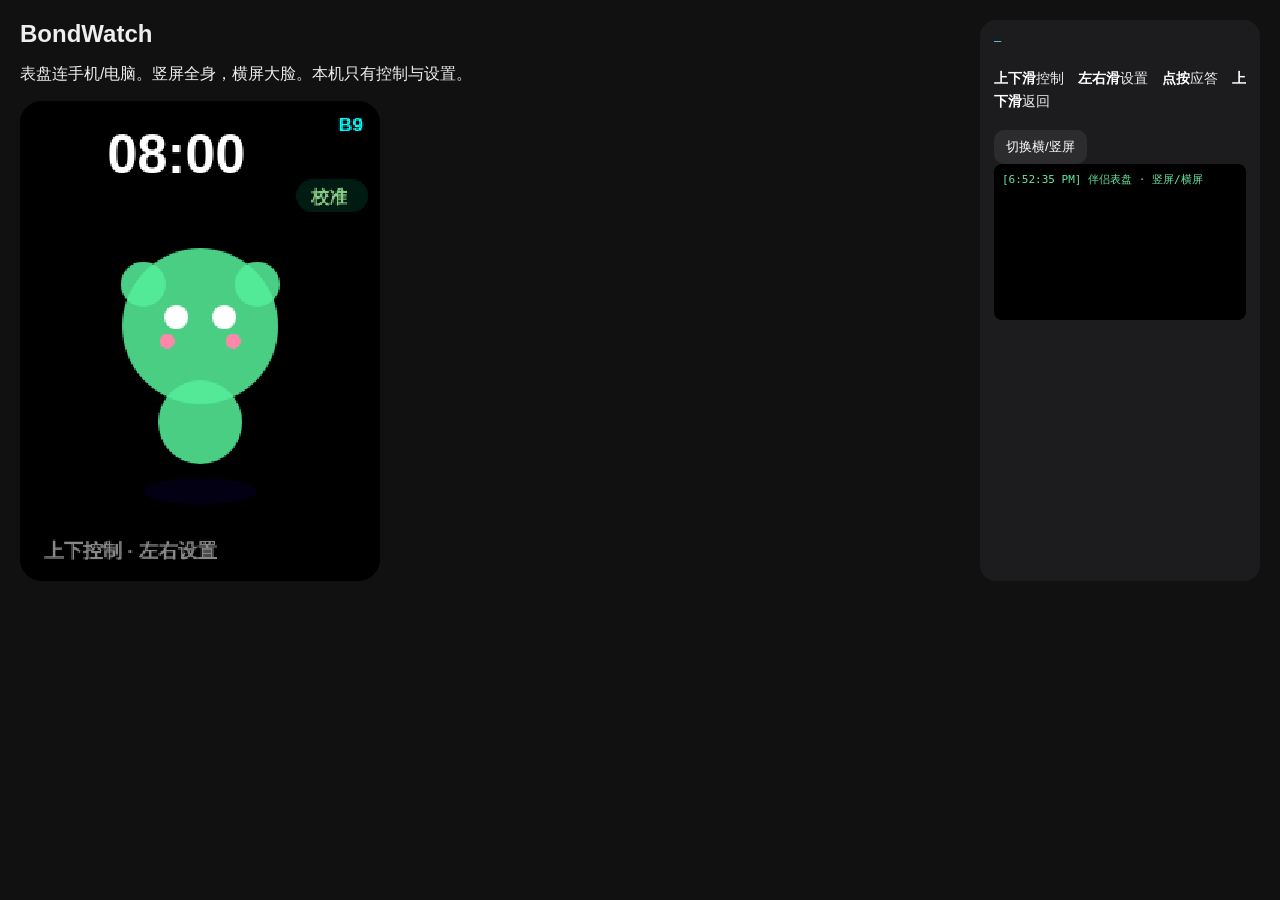
<file: docs/bondwatch-sim.html>
<!DOCTYPE html>
<html lang="zh-CN">
<head>
<meta charset="UTF-8" />
<meta name="viewport" content="width=device-width, initial-scale=1" />
<title>BondWatch</title>
<style>
  body { margin:0; background:#111; color:#eee; font-family:"Noto Sans SC",sans-serif;
    display:grid; grid-template-columns:1fr 280px; gap:20px; padding:20px; }
  @media(max-width:800px){body{grid-template-columns:1fr}}
  .screen { background:#000; border-radius:22px; touch-action:none; cursor:pointer; }
  canvas { image-rendering:pixelated; display:block; border-radius:22px; }
  .port { width:360px; height:480px; }
  .port canvas { width:360px; height:480px; }
  .land { width:480px; height:360px; }
  .land canvas { width:480px; height:360px; }
  .panel { background:#1c1c1e; border-radius:16px; padding:14px; font-size:14px; line-height:1.6; }
  .hit { color:#64d2ff; font:12px monospace; min-height:1.6em; }
  .log { height:140px; overflow:auto; background:#000; color:#63e6a0; font:11px monospace; padding:8px; border-radius:8px; }
  button { background:#2c2c2e; color:#fff; border:0; border-radius:10px; padding:8px 12px; margin:4px 4px 0 0; cursor:pointer; }
  b{color:#fff}
</style>
</head>
<body>
<div>
  <h2 style="margin:0 0 8px">BondWatch</h2>
  <p>表盘连手机/电脑。竖屏全身，横屏大脸。本机只有控制与设置。</p>
  <div class="screen port" id="screen"><canvas id="c" width="240" height="320"></canvas></div>
</div>
<aside class="panel">
  <div class="hit" id="hit">—</div>
  <p><b>上下滑</b>控制　<b>左右滑</b>设置　<b>点按</b>应答　<b>上下滑</b>返回</p>
  <button type="button" id="btnOrient">切换横/竖屏</button>
  <div class="log" id="log"></div>
</aside>
<script>
(() => {
  const cv=document.getElementById("c"), ctx=cv.getContext("2d");
  const sc=document.getElementById("screen");
  const HINT="上下控制 · 左右设置";
  const S={page:"home", dnd:false, bright:1, vol:2, land:false, calStep:0, sub:HINT};
  const VOL=["静音","低","中","高"], BR=["低","中","高"];
  const W=()=>S.land?320:240, H=()=>S.land?240:320;
  function log(m){ const el=document.getElementById("log"); el.textContent=`[${new Date().toLocaleTimeString()}] ${m}\n`+el.textContent.slice(0,800); }
  function applyCanvas(){
    cv.width=W(); cv.height=H();
    sc.className="screen "+(S.land?"land":"port");
  }
  function fill(c){ ctx.fillStyle=c; ctx.fillRect(0,0,W(),H()); }
  function rr(x,y,w,h,r,c){ ctx.beginPath(); ctx.moveTo(x+r,y); ctx.arcTo(x+w,y,x+w,y+h,r); ctx.arcTo(x+w,y+h,x,y+h,r); ctx.arcTo(x,y+h,x,y,r); ctx.arcTo(x,y,x+w,y,r); ctx.closePath(); ctx.fillStyle=c; ctx.fill(); }
  function circ(x,y,r,c){ ctx.beginPath(); ctx.arc(x,y,r,0,Math.PI*2); ctx.fillStyle=c; ctx.fill(); }
  function T(s,x,y,sz,c){ ctx.font=`600 ${sz}px "Noto Sans SC",sans-serif`; ctx.fillStyle=c; ctx.fillText(s,x,y); }
  function hitBand(v,top,rowH,n){ if(v<top) return -1; const r=Math.floor((v-top)/rowH); return (r<0||r>=n)?-1:r; }
  function colW(){ return Math.floor((W()-16)/3); }
  function hitCtrl(x,y){
    if(S.land){ if(y<40||y>H()-8) return -1; return hitBand(x,8,colW(),3); }
    return hitBand(y,56,80,3);
  }
  function hitSet(x,y){
    if(S.land){ if(y<40||y>H()-8) return -1; return hitBand(x,8,colW(),3); }
    return hitBand(y,50,78,3);
  }
  function grab(title){
    rr(W()/2-18,8,36,4,2,"#555");
    T(title,16,34,15,"#fff");
    T("B9", W()-28, 20, 13, "#0ff");
  }
  function drawHome(){
    fill("#000");
    T("08:00", S.land?12:58, S.land?38:48, S.land?28:36, "#fff");
    T("B9", W()-28, 20, 13, "#0ff");
    if(S.dnd){
      rr(S.land?12:94, S.land?48:56, 48,20,10,"#7810");
      T("勿扰", S.land?20:102, S.land?63:70, 12,"#fff");
    }
    const calX=S.land?12:W()-56, calY=S.land?74:52;
    rr(calX,calY,48,22,11,"#0328"); T("校准", calX+10, calY+16, 12,"#8C8");
    if(S.land){
      circ(214,118,72,"#5E9D"); circ(158,70,18,"#5E9D"); circ(270,70,18,"#5E9D");
      circ(192,104,8,"#fff"); circ(236,104,8,"#fff");
      circ(186,128,6,"#f8a"); circ(242,128,6,"#f8a");
    } else {
      ctx.fillStyle="#1082"; ctx.beginPath(); ctx.ellipse(120,260,38,9,0,0,Math.PI*2); ctx.fill();
      circ(120,214,28,"#5E9D");
      circ(120,150,52,"#5E9D"); circ(82,122,15,"#5E9D"); circ(158,122,15,"#5E9D");
      circ(104,144,8,"#fff"); circ(136,144,8,"#fff");
      circ(98,160,5,"#f8a"); circ(142,160,5,"#f8a");
    }
    T(S.sub, S.land?12:16, H()-16, 13, "#888");
  }
  function paintCols(items, colors){
    fill("#000"); grab(items.title);
    const cw=colW(), ch=H()-52;
    items.rows.forEach((t,i)=>{
      const x=8+i*cw;
      rr(x,40,cw-8,ch,20, colors[i]);
      T(t[0],x+12,118,15,"#fff"); T(t[1],x+12,142,14,"#ccc");
    });
  }
  function drawCtrl(){
    const rows=[["勿扰",S.dnd?"开":"关"],["亮度",BR[S.bright]],["声音",VOL[S.vol]]];
    const cols=[S.dnd?"#6113":"#2104","#3A00","#0320"];
    if(S.land){ paintCols({title:"控制", rows}, cols); return; }
    fill("#000"); grab("控制");
    rows.forEach((t,i)=>{
      const y=56+i*80; rr(10,y,220,68,20, cols[i]);
      T(t[0],68,y+28,16,"#fff"); T(t[1],68,y+50,14,"#ccc");
    });
  }
  function drawSet(){
    const rows=[["触摸校准","开始"],["屏幕",S.land?"横屏":"竖屏"],["语言","中文"]];
    const cols=["#0328","#2104","#2104"];
    if(S.land){ paintCols({title:"设置", rows}, cols); return; }
    fill("#000"); grab("设置");
    rows.forEach((t,i)=>{
      const y=50+i*78; rr(10,y,220,66,20, cols[i]);
      T(t[0],24,y+40,16,"#fff"); T(t[1],150,y+40,16, i===0?"#8C8":"#888");
    });
  }
  function calBox(){
    if(S.land) return {gx:12,gy:56,gw:84,gh:84,bx:W()-96,by:108,bw:84,bh:84,doneY:H()-42};
    return {gx:12,gy:78,gw:110,gh:110,bx:118,by:178,bw:110,bh:110,doneY:248};
  }
  function target(cx,cy,r,c){ circ(cx,cy,r,c); circ(cx,cy,r-12,"#000"); circ(cx,cy,7,c); }
  function drawCal(){
    fill("#000"); rr(W()/2-18,8,36,4,2,"#555"); T("触摸校准",16,32,15,"#fff");
    const b=calBox();
    const t0={x:b.gx+b.gw/2,y:b.gy+b.gh/2}, t1={x:b.bx+b.bw/2,y:b.by+b.bh/2};
    if(S.calStep===0){ T("点左上角准星",16,50,13,"#888"); target(t0.x,t0.y,b.gw/2-4,"#0f0"); }
    else if(S.calStep===1){ T("点右下角准星",16,50,13,"#888"); target(t1.x,t1.y,b.bw/2-4,"#0af"); }
    else { T("按住绿点确认",16,50,13,"#8C8"); target(t0.x,t0.y,b.gw/2-4,"#0f0"); rr(10,b.doneY,W()-20,36,18,"#0f0"); T("完成",W()/2-16,b.doneY+24,14,"#000"); }
  }
  function render(){
    if(S.page==="control") drawCtrl(); else if(S.page==="settings") drawSet(); else if(S.page==="cal") drawCal(); else drawHome();
    requestAnimationFrame(render);
  }
  let down=null;
  function pos(e){ const r=cv.getBoundingClientRect(); const p=e.touches?e.touches[0]:e; return {x:(p.clientX-r.left)/r.width*W(), y:(p.clientY-r.top)/r.height*H()}; }
  function setOrient(land){
    S.land=land; applyCanvas();
    log(land?"横屏 320×240":"竖屏 240×320");
  }
  function onDown(e){ e.preventDefault(); down={...pos(e)}; }
  function onUp(e){
    e.preventDefault(); if(!down) return;
    const up=pos(e.changedTouches?e.changedTouches[0]:e); const dx=up.x-down.x, dy=up.y-down.y; down=null;
    const adx=Math.abs(dx), ady=Math.abs(dy);
    let t="tap";
    if(adx>40||ady>40){ t=ady>=adx?(dy<0?"up":"down"):(dx<0?"left":"right"); }
    document.getElementById("hit").textContent=`${Math.round(up.x)},${Math.round(up.y)} ${t} ${S.page} ${S.land?"L":"P"}`;
    if(S.page==="home"){
      if(t==="up"||t==="down"){ S.page="control"; log("控制"); }
      else if(t==="left"||t==="right"){ S.page="settings"; log("设置"); }
      else if(t==="tap"){
        const calX=S.land?12:W()-56, calY=S.land?74:52;
        if(up.x>=calX&&up.x<=calX+48&&up.y>=calY&&up.y<=calY+22){ S.page="cal"; S.calStep=0; log("校准"); }
        else { S.sub="点一下"; setTimeout(()=>{ if(S.page==="home") S.sub=HINT; },800); }
      }
      return;
    }
    if(t==="down"||t==="up"){ S.page=S.page==="cal"?"settings":"home"; log("返回"); return; }
    if(t!=="tap") return;
    if(S.page==="control"){
      const i=hitCtrl(up.x,up.y);
      if(i===0) S.dnd=!S.dnd; else if(i===1) S.bright=(S.bright+1)%3; else if(i===2) S.vol=(S.vol+1)%4;
      return;
    }
    if(S.page==="settings"){
      const i=hitSet(up.x,up.y);
      if(i===0){ S.page="cal"; S.calStep=0; }
      else if(i===1) setOrient(!S.land);
      return;
    }
    if(S.page==="cal"){
      const b=calBox();
      if(S.calStep===0) S.calStep=1;
      else if(S.calStep===1) S.calStep=2;
      else if(up.y>=b.doneY) S.page="settings";
    }
  }
  document.getElementById("btnOrient").onclick=()=>setOrient(!S.land);
  sc.addEventListener("mousedown",onDown); window.addEventListener("mouseup",onUp);
  sc.addEventListener("touchstart",onDown,{passive:false}); sc.addEventListener("touchend",onUp,{passive:false});
  applyCanvas();
  log("伴侣表盘 · 竖屏/横屏"); requestAnimationFrame(render);
})();
</script>
</body>
</html>
</file>
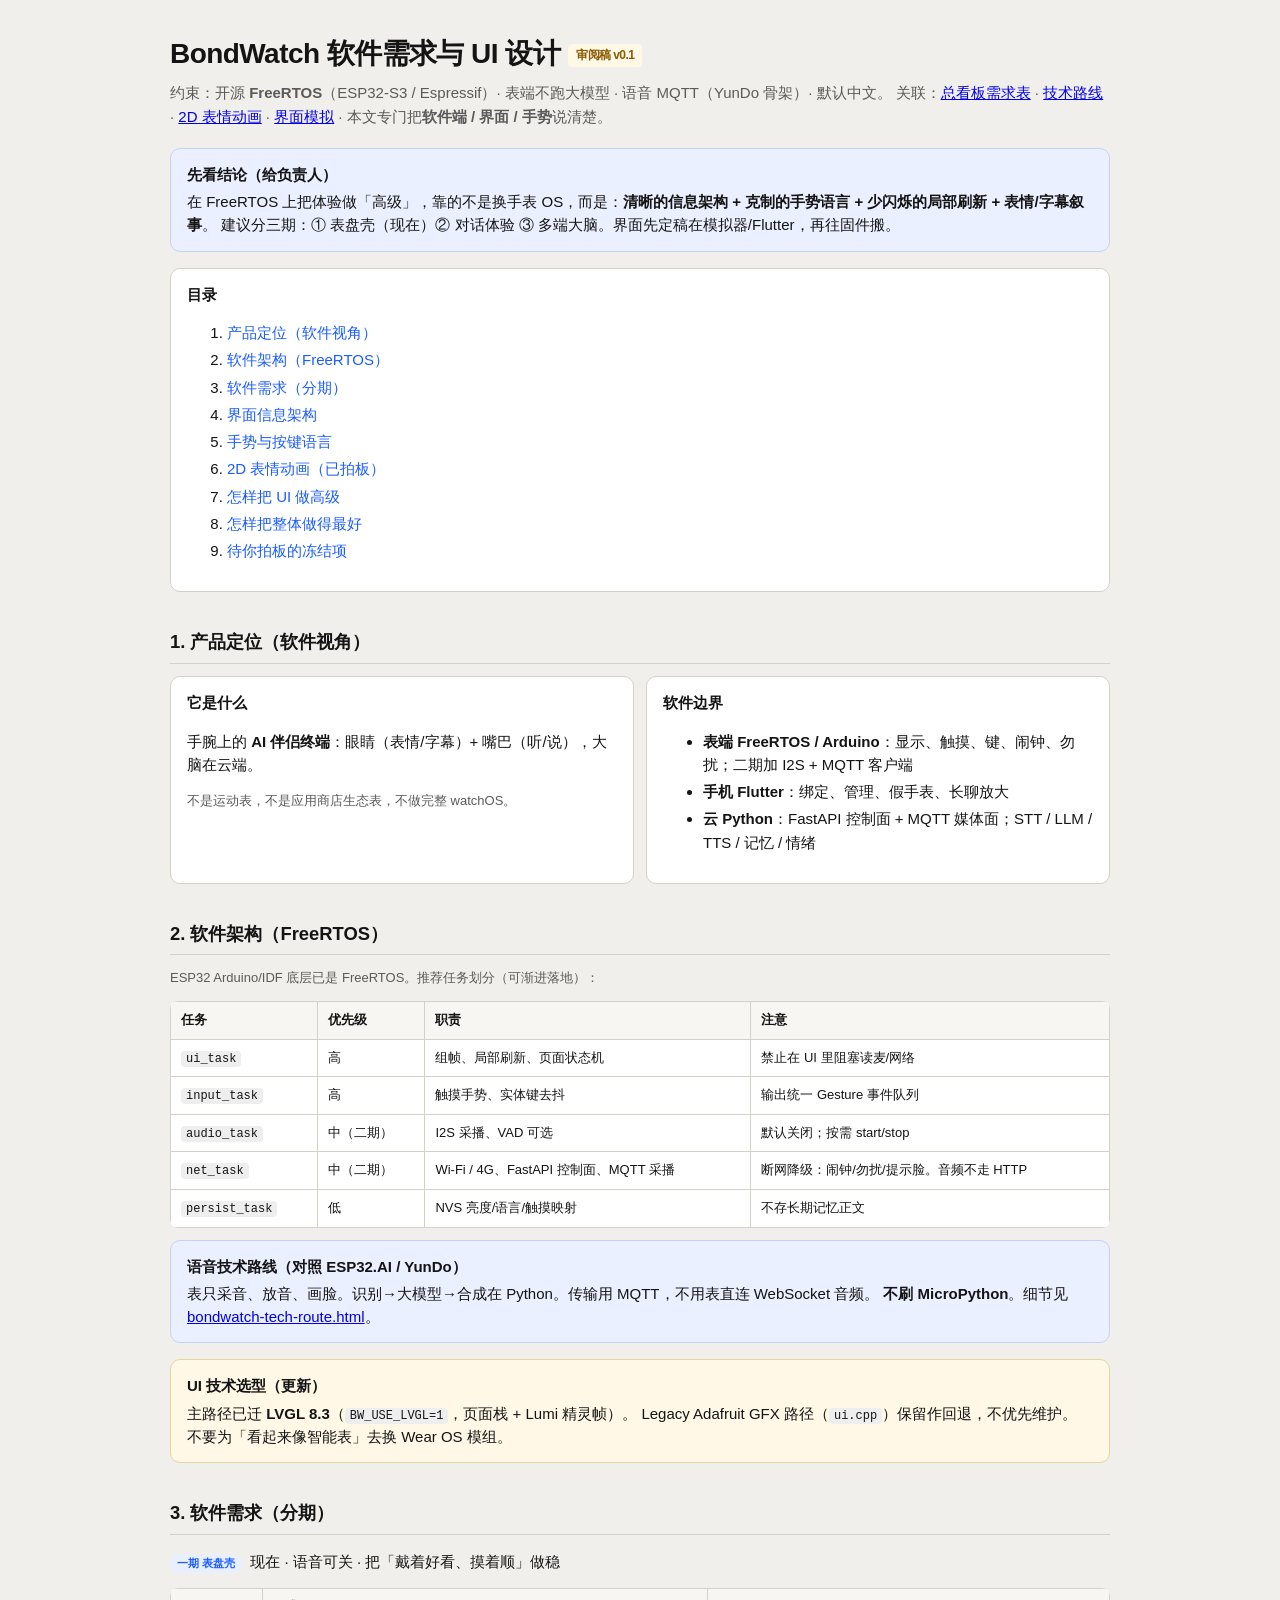
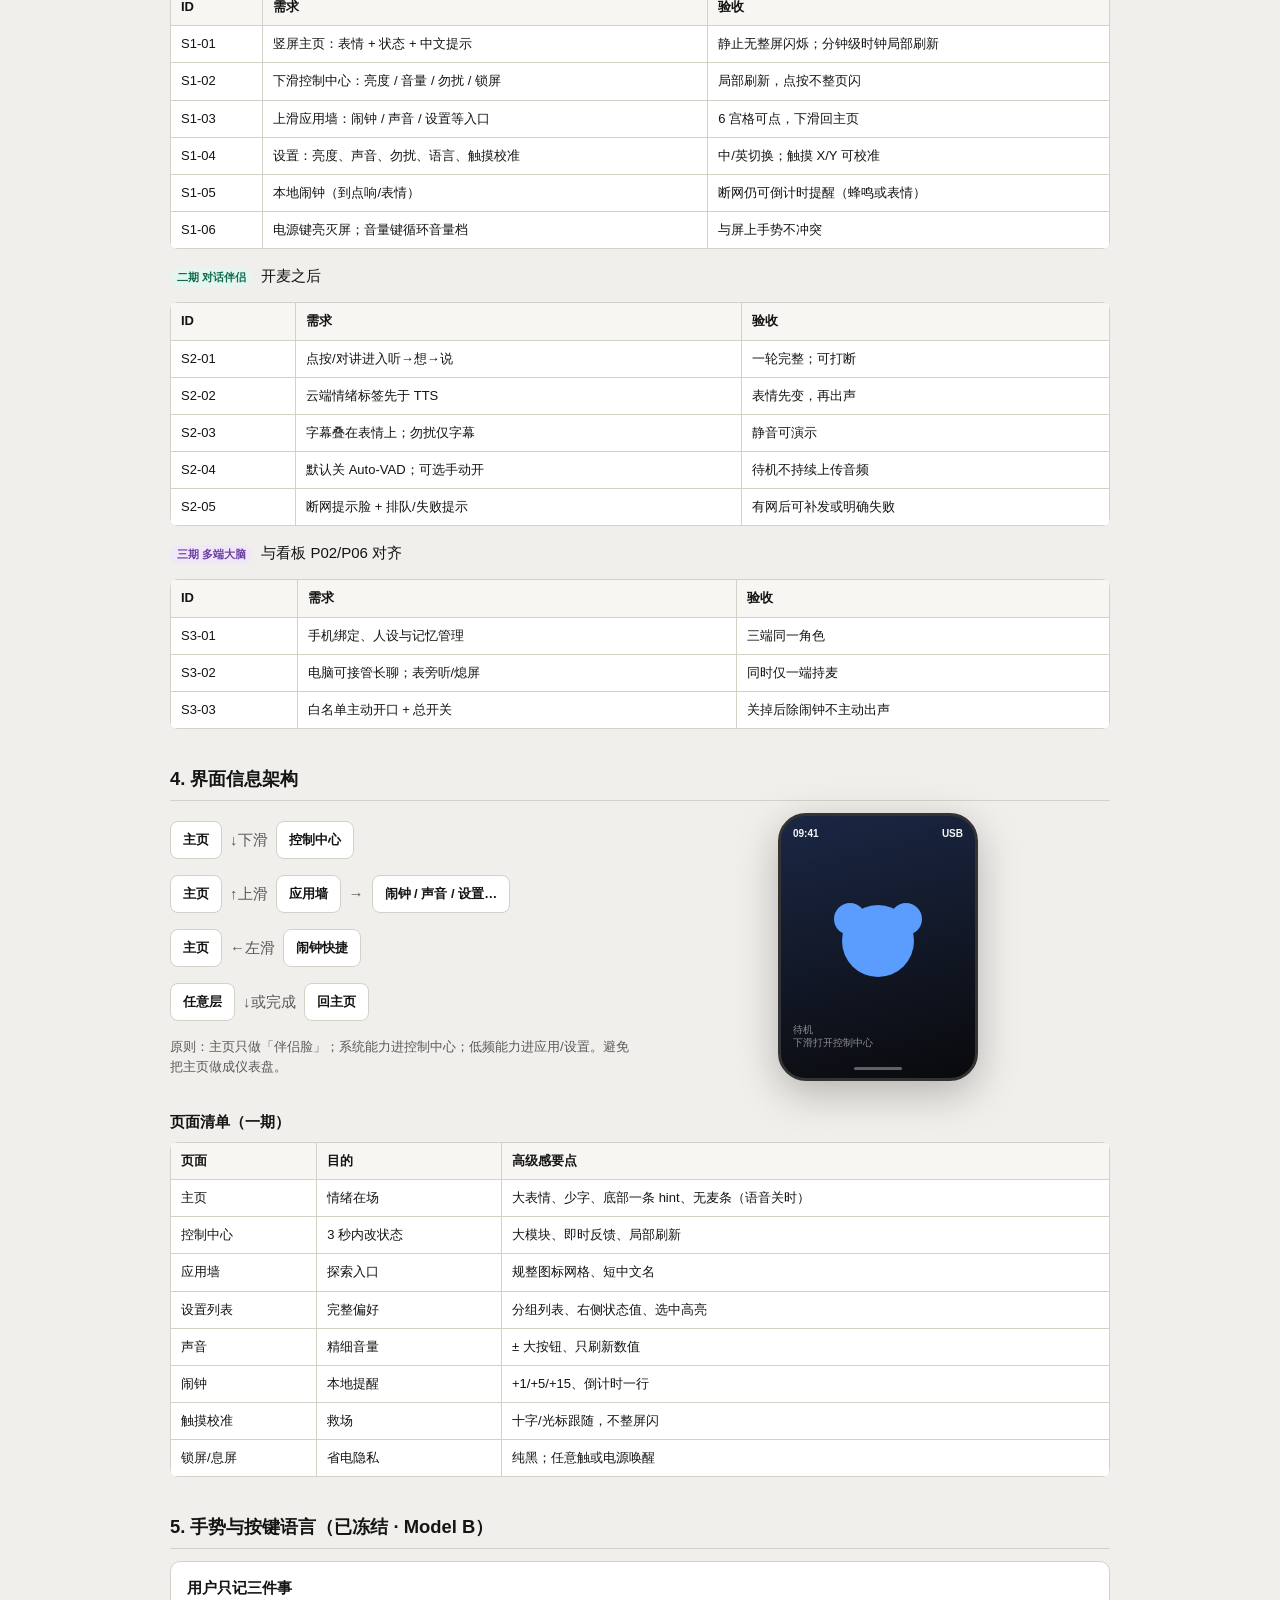
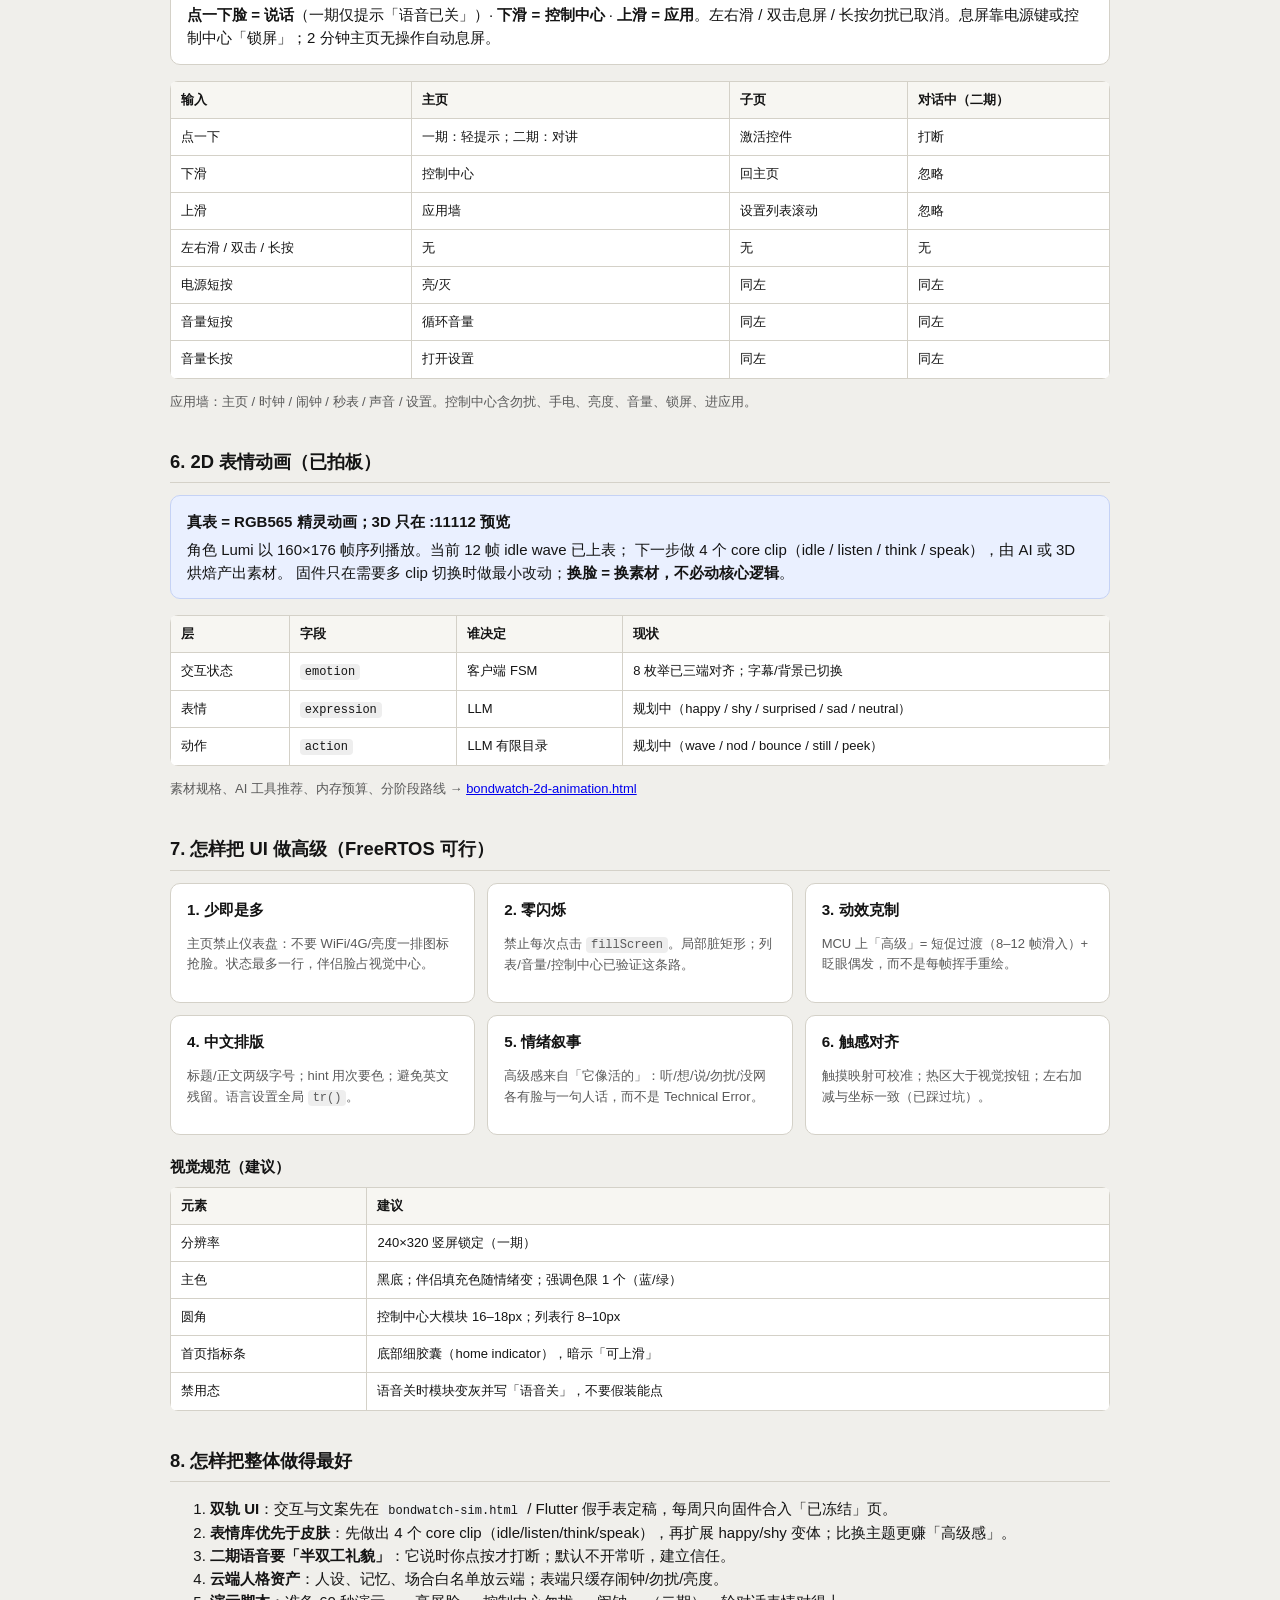
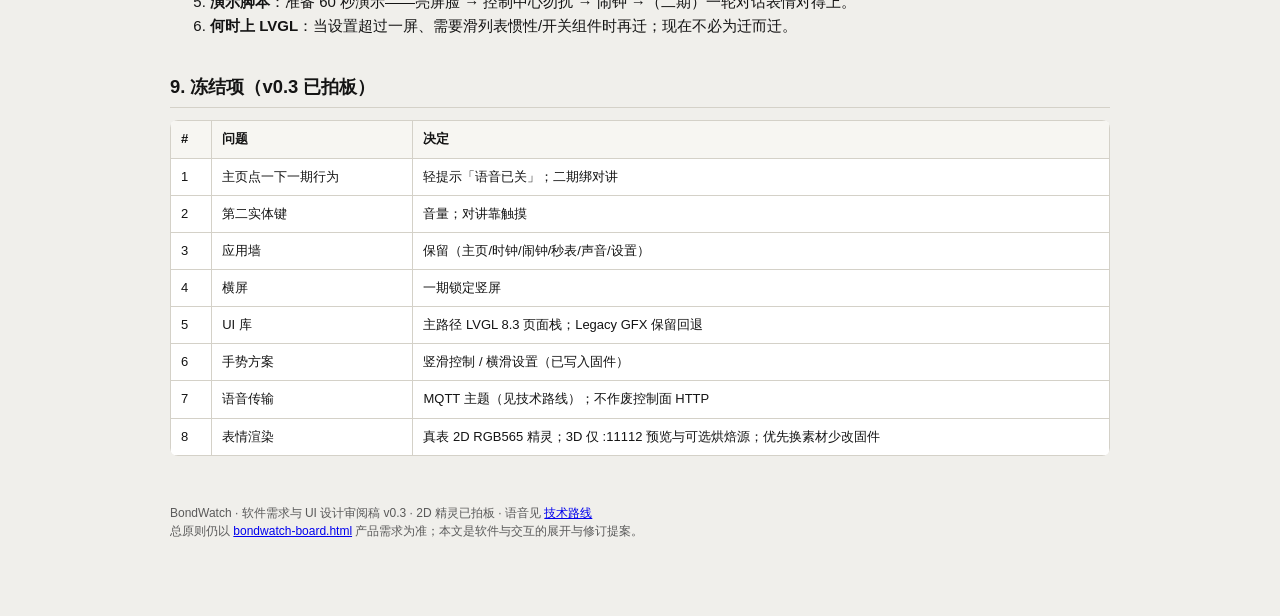
<file: docs/bondwatch-software-design.html>
<!DOCTYPE html>
<html lang="zh-CN">
<head>
  <meta charset="utf-8" />
  <meta name="viewport" content="width=device-width, initial-scale=1" />
  <title>BondWatch · 软件需求与 UI 设计（审阅稿）</title>
  <style>
    :root {
      --bg: #f0efeb;
      --fg: #141414;
      --muted: #5a5a5a;
      --line: #d4d1c8;
      --card: #fff;
      --accent: #1a5cff;
      --ok: #0d6b4c;
      --warn: #8a5a00;
      --warn-bg: #fff8e6;
      --info-bg: #eaf0ff;
      --phase1: #1a5cff;
      --phase2: #0d6b4c;
      --phase3: #6b3fa0;
    }
    * { box-sizing: border-box; }
    body {
      margin: 0;
      background: var(--bg);
      color: var(--fg);
      font: 15px/1.55 "Segoe UI", "PingFang SC", "Microsoft YaHei", sans-serif;
    }
    .wrap { max-width: 980px; margin: 0 auto; padding: 32px 20px 80px; }
    h1 { font-size: 1.75rem; font-weight: 700; margin: 0 0 6px; letter-spacing: -0.02em; }
    h2 { font-size: 1.15rem; margin: 36px 0 12px; padding-bottom: 6px; border-bottom: 1px solid var(--line); }
    h3 { font-size: 0.95rem; margin: 20px 0 8px; }
    .sub { color: var(--muted); margin: 0 0 20px; }
    .draft {
      display: inline-block;
      font-size: 12px;
      padding: 2px 8px;
      border-radius: 4px;
      background: var(--warn-bg);
      color: var(--warn);
      font-weight: 600;
      margin-left: 8px;
      vertical-align: middle;
    }
    .callout {
      background: var(--card);
      border: 1px solid var(--line);
      border-radius: 10px;
      padding: 14px 16px;
      margin: 0 0 16px;
    }
    .callout.info { background: var(--info-bg); border-color: #c5d2f5; }
    .callout.warn { background: var(--warn-bg); border-color: #e8d59a; }
    .callout strong { display: block; margin-bottom: 4px; }
    .grid2 { display: grid; grid-template-columns: 1fr 1fr; gap: 12px; }
    .grid3 { display: grid; grid-template-columns: 1fr 1fr 1fr; gap: 12px; }
    @media (max-width: 800px) {
      .grid2, .grid3 { grid-template-columns: 1fr; }
    }
    .card {
      background: var(--card);
      border: 1px solid var(--line);
      border-radius: 10px;
      padding: 14px 16px;
    }
    .card h3 { margin-top: 0; }
    .muted { color: var(--muted); font-size: 13px; }
    table { width: 100%; border-collapse: collapse; background: var(--card); font-size: 13px; margin: 0 0 12px; border-radius: 8px; overflow: hidden; }
    th, td { border: 1px solid var(--line); padding: 8px 10px; text-align: left; vertical-align: top; }
    th { background: #f7f6f2; font-weight: 600; }
    .tag {
      display: inline-block;
      font-size: 11px;
      font-weight: 600;
      padding: 1px 7px;
      border-radius: 999px;
      margin-right: 4px;
    }
    .t1 { background: #e8efff; color: var(--phase1); }
    .t2 { background: #e6f5ef; color: var(--phase2); }
    .t3 { background: #f0e8f8; color: var(--phase3); }
    .t0 { background: #eee; color: #555; }
    ul.tight li { margin: 4px 0; }
    .phone {
      width: 200px;
      height: 268px;
      margin: 0 auto;
      border-radius: 28px;
      background: linear-gradient(165deg, #1a2744, #0a0a0c);
      border: 3px solid #333;
      position: relative;
      overflow: hidden;
      box-shadow: 0 12px 40px rgba(0,0,0,.25);
    }
    .phone .bar {
      position: absolute; left: 0; right: 0; top: 0; height: 36px;
      display: flex; justify-content: space-between; padding: 10px 12px 0;
      font-size: 10px; color: #f5f5f7; font-weight: 600;
    }
    .phone .face {
      position: absolute; left: 50%; top: 48%; transform: translate(-50%, -50%);
      width: 72px; height: 72px; border-radius: 50%; background: #5b9cff;
      box-shadow: -28px -22px 0 -20px #5b9cff, 28px -22px 0 -20px #5b9cff;
    }
    .phone .hint {
      position: absolute; left: 12px; right: 12px; bottom: 28px;
      font-size: 10px; color: #8e8e93; line-height: 1.35;
    }
    .phone .homeind {
      position: absolute; left: 50%; bottom: 8px; transform: translateX(-50%);
      width: 48px; height: 3px; border-radius: 2px; background: rgba(255,255,255,.35);
    }
    .flow {
      display: flex; flex-wrap: wrap; gap: 8px; align-items: center; margin: 8px 0 16px;
    }
    .flow .node {
      background: var(--card);
      border: 1px solid var(--line);
      border-radius: 8px;
      padding: 8px 12px;
      font-size: 13px;
      font-weight: 600;
    }
    .flow .arrow { color: var(--muted); }
    .toc a { color: var(--accent); text-decoration: none; }
    .toc a:hover { text-decoration: underline; }
    .toc li { margin: 4px 0; }
    footer { margin-top: 48px; color: var(--muted); font-size: 12px; }
    code { font-size: 12px; background: #eee; padding: 1px 5px; border-radius: 4px; }
  </style>
</head>
<body>
  <div class="wrap">
    <h1>BondWatch 软件需求与 UI 设计<span class="draft">审阅稿 v0.1</span></h1>
    <p class="sub">
      约束：开源 <b>FreeRTOS</b>（ESP32-S3 / Espressif）· 表端不跑大模型 · 语音 MQTT（YunDo 骨架）· 默认中文。
      关联：<a href="bondwatch-board.html">总看板需求表</a> ·
      <a href="bondwatch-tech-route.html">技术路线</a> ·
      <a href="bondwatch-2d-animation.html">2D 表情动画</a> ·
      <a href="bondwatch-sim.html">界面模拟</a> ·
      本文专门把<strong>软件端 / 界面 / 手势</strong>说清楚。
    </p>

    <div class="callout info">
      <strong>先看结论（给负责人）</strong>
      在 FreeRTOS 上把体验做「高级」，靠的不是换手表 OS，而是：<b>清晰的信息架构 + 克制的手势语言 + 少闪烁的局部刷新 + 表情/字幕叙事</b>。
      建议分三期：① 表盘壳（现在）② 对话体验 ③ 多端大脑。界面先定稿在模拟器/Flutter，再往固件搬。
    </div>

    <div class="card toc">
      <h3 style="margin-top:0">目录</h3>
      <ol class="tight">
        <li><a href="#pos">产品定位（软件视角）</a></li>
        <li><a href="#arch">软件架构（FreeRTOS）</a></li>
        <li><a href="#req">软件需求（分期）</a></li>
        <li><a href="#ia">界面信息架构</a></li>
        <li><a href="#gesture">手势与按键语言</a></li>
        <li><a href="#animation">2D 表情动画（已拍板）</a></li>
        <li><a href="#visual">怎样把 UI 做高级</a></li>
        <li><a href="#best">怎样把整体做得最好</a></li>
        <li><a href="#freeze">待你拍板的冻结项</a></li>
      </ol>
    </div>

    <h2 id="pos">1. 产品定位（软件视角）</h2>
    <div class="grid2">
      <div class="card">
        <h3>它是什么</h3>
        <p>手腕上的 <b>AI 伴侣终端</b>：眼睛（表情/字幕）+ 嘴巴（听/说），大脑在云端。</p>
        <p class="muted">不是运动表，不是应用商店生态表，不做完整 watchOS。</p>
      </div>
      <div class="card">
        <h3>软件边界</h3>
        <ul class="tight">
          <li><b>表端 FreeRTOS / Arduino</b>：显示、触摸、键、闹钟、勿扰；二期加 I2S + MQTT 客户端</li>
          <li><b>手机 Flutter</b>：绑定、管理、假手表、长聊放大</li>
          <li><b>云 Python</b>：FastAPI 控制面 + MQTT 媒体面；STT / LLM / TTS / 记忆 / 情绪</li>
        </ul>
      </div>
    </div>

    <h2 id="arch">2. 软件架构（FreeRTOS）</h2>
    <p class="muted">ESP32 Arduino/IDF 底层已是 FreeRTOS。推荐任务划分（可渐进落地）：</p>
    <table>
      <thead>
        <tr><th>任务</th><th>优先级</th><th>职责</th><th>注意</th></tr>
      </thead>
      <tbody>
        <tr>
          <td><code>ui_task</code></td>
          <td>高</td>
          <td>组帧、局部刷新、页面状态机</td>
          <td>禁止在 UI 里阻塞读麦/网络</td>
        </tr>
        <tr>
          <td><code>input_task</code></td>
          <td>高</td>
          <td>触摸手势、实体键去抖</td>
          <td>输出统一 Gesture 事件队列</td>
        </tr>
        <tr>
          <td><code>audio_task</code></td>
          <td>中（二期）</td>
          <td>I2S 采播、VAD 可选</td>
          <td>默认关闭；按需 start/stop</td>
        </tr>
        <tr>
          <td><code>net_task</code></td>
          <td>中（二期）</td>
          <td>Wi‑Fi / 4G、FastAPI 控制面、MQTT 采播</td>
          <td>断网降级：闹钟/勿扰/提示脸。音频不走 HTTP</td>
        </tr>
        <tr>
          <td><code>persist_task</code></td>
          <td>低</td>
          <td>NVS 亮度/语言/触摸映射</td>
          <td>不存长期记忆正文</td>
        </tr>
      </tbody>
    </table>
    <div class="callout info">
      <strong>语音技术路线（对照 ESP32.AI / YunDo）</strong>
      表只采音、放音、画脸。识别→大模型→合成在 Python。传输用 MQTT，不用表直连 WebSocket 音频。
      <b>不刷 MicroPython</b>。细节见 <a href="bondwatch-tech-route.html">bondwatch-tech-route.html</a>。
    </div>
    <div class="callout warn">
      <strong>UI 技术选型（更新）</strong>
      主路径已迁 <b>LVGL 8.3</b>（<code>BW_USE_LVGL=1</code>，页面栈 + Lumi 精灵帧）。
      Legacy Adafruit GFX 路径（<code>ui.cpp</code>）保留作回退，不优先维护。
      不要为「看起来像智能表」去换 Wear OS 模组。
    </div>

    <h2 id="req">3. 软件需求（分期）</h2>
    <p><span class="tag t1">一期 表盘壳</span> 现在 · 语音可关 · 把「戴着好看、摸着顺」做稳</p>
    <table>
      <thead><tr><th>ID</th><th>需求</th><th>验收</th></tr></thead>
      <tbody>
        <tr><td>S1-01</td><td>竖屏主页：表情 + 状态 + 中文提示</td><td>静止无整屏闪烁；分钟级时钟局部刷新</td></tr>
        <tr><td>S1-02</td><td>下滑控制中心：亮度 / 音量 / 勿扰 / 锁屏</td><td>局部刷新，点按不整页闪</td></tr>
        <tr><td>S1-03</td><td>上滑应用墙：闹钟 / 声音 / 设置等入口</td><td>6 宫格可点，下滑回主页</td></tr>
        <tr><td>S1-04</td><td>设置：亮度、声音、勿扰、语言、触摸校准</td><td>中/英切换；触摸 X/Y 可校准</td></tr>
        <tr><td>S1-05</td><td>本地闹钟（到点响/表情）</td><td>断网仍可倒计时提醒（蜂鸣或表情）</td></tr>
        <tr><td>S1-06</td><td>电源键亮灭屏；音量键循环音量档</td><td>与屏上手势不冲突</td></tr>
      </tbody>
    </table>

    <p><span class="tag t2">二期 对话伴侣</span> 开麦之后</p>
    <table>
      <thead><tr><th>ID</th><th>需求</th><th>验收</th></tr></thead>
      <tbody>
        <tr><td>S2-01</td><td>点按/对讲进入听→想→说</td><td>一轮完整；可打断</td></tr>
        <tr><td>S2-02</td><td>云端情绪标签先于 TTS</td><td>表情先变，再出声</td></tr>
        <tr><td>S2-03</td><td>字幕叠在表情上；勿扰仅字幕</td><td>静音可演示</td></tr>
        <tr><td>S2-04</td><td>默认关 Auto‑VAD；可选手动开</td><td>待机不持续上传音频</td></tr>
        <tr><td>S2-05</td><td>断网提示脸 + 排队/失败提示</td><td>有网后可补发或明确失败</td></tr>
      </tbody>
    </table>

    <p><span class="tag t3">三期 多端大脑</span> 与看板 P02/P06 对齐</p>
    <table>
      <thead><tr><th>ID</th><th>需求</th><th>验收</th></tr></thead>
      <tbody>
        <tr><td>S3-01</td><td>手机绑定、人设与记忆管理</td><td>三端同一角色</td></tr>
        <tr><td>S3-02</td><td>电脑可接管长聊；表旁听/熄屏</td><td>同时仅一端持麦</td></tr>
        <tr><td>S3-03</td><td>白名单主动开口 + 总开关</td><td>关掉后除闹钟不主动出声</td></tr>
      </tbody>
    </table>

    <h2 id="ia">4. 界面信息架构</h2>
    <div class="grid2">
      <div>
        <div class="flow">
          <span class="node">主页</span><span class="arrow">↓下滑</span>
          <span class="node">控制中心</span>
        </div>
        <div class="flow">
          <span class="node">主页</span><span class="arrow">↑上滑</span>
          <span class="node">应用墙</span><span class="arrow">→</span>
          <span class="node">闹钟 / 声音 / 设置…</span>
        </div>
        <div class="flow">
          <span class="node">主页</span><span class="arrow">←左滑</span>
          <span class="node">闹钟快捷</span>
        </div>
        <div class="flow">
          <span class="node">任意层</span><span class="arrow">↓或完成</span>
          <span class="node">回主页</span>
        </div>
        <p class="muted">原则：主页只做「伴侣脸」；系统能力进控制中心；低频能力进应用/设置。避免把主页做成仪表盘。</p>
      </div>
      <div class="phone" title="主页示意">
        <div class="bar"><span>09:41</span><span>USB</span></div>
        <div class="face"></div>
        <div class="hint">待机<br />下滑打开控制中心</div>
        <div class="homeind"></div>
      </div>
    </div>

    <h3>页面清单（一期）</h3>
    <table>
      <thead><tr><th>页面</th><th>目的</th><th>高级感要点</th></tr></thead>
      <tbody>
        <tr><td>主页</td><td>情绪在场</td><td>大表情、少字、底部一条 hint、无麦条（语音关时）</td></tr>
        <tr><td>控制中心</td><td>3 秒内改状态</td><td>大模块、即时反馈、局部刷新</td></tr>
        <tr><td>应用墙</td><td>探索入口</td><td>规整图标网格、短中文名</td></tr>
        <tr><td>设置列表</td><td>完整偏好</td><td>分组列表、右侧状态值、选中高亮</td></tr>
        <tr><td>声音</td><td>精细音量</td><td>± 大按钮、只刷新数值</td></tr>
        <tr><td>闹钟</td><td>本地提醒</td><td>+1/+5/+15、倒计时一行</td></tr>
        <tr><td>触摸校准</td><td>救场</td><td>十字/光标跟随，不整屏闪</td></tr>
        <tr><td>锁屏/息屏</td><td>省电隐私</td><td>纯黑；任意触或电源唤醒</td></tr>
      </tbody>
    </table>

    <h2 id="gesture">5. 手势与按键语言（已冻结 · Model B）</h2>
    <div class="callout">
      <strong>用户只记三件事</strong>
      <b>点一下脸 = 说话</b>（一期仅提示「语音已关」）·
      <b>下滑 = 控制中心</b> ·
      <b>上滑 = 应用</b>。左右滑 / 双击息屏 / 长按勿扰已取消。息屏靠电源键或控制中心「锁屏」；2 分钟主页无操作自动息屏。
    </div>
    <table>
      <thead><tr><th>输入</th><th>主页</th><th>子页</th><th>对话中（二期）</th></tr></thead>
      <tbody>
        <tr>
          <td>点一下</td><td>一期：轻提示；二期：对讲</td><td>激活控件</td><td>打断</td>
        </tr>
        <tr>
          <td>下滑</td><td>控制中心</td><td>回主页</td><td>忽略</td>
        </tr>
        <tr>
          <td>上滑</td><td>应用墙</td><td>设置列表滚动</td><td>忽略</td>
        </tr>
        <tr>
          <td>左右滑 / 双击 / 长按</td><td>无</td><td>无</td><td>无</td>
        </tr>
        <tr>
          <td>电源短按</td><td>亮/灭</td><td>同左</td><td>同左</td>
        </tr>
        <tr>
          <td>音量短按</td><td>循环音量</td><td>同左</td><td>同左</td>
        </tr>
        <tr>
          <td>音量长按</td><td>打开设置</td><td>同左</td><td>同左</td>
        </tr>
      </tbody>
    </table>
    <p class="muted">应用墙：主页 / 时钟 / 闹钟 / 秒表 / 声音 / 设置。控制中心含勿扰、手电、亮度、音量、锁屏、进应用。</p>

    <h2 id="animation">6. 2D 表情动画（已拍板）</h2>
    <div class="callout info">
      <strong>真表 = RGB565 精灵动画；3D 只在 :11112 预览</strong>
      角色 Lumi 以 160×176 帧序列播放。当前 12 帧 idle wave 已上表；
      下一步做 4 个 core clip（idle / listen / think / speak），由 AI 或 3D 烘焙产出素材。
      固件只在需要多 clip 切换时做最小改动；<b>换脸 = 换素材，不必动核心逻辑</b>。
    </div>
    <table>
      <thead><tr><th>层</th><th>字段</th><th>谁决定</th><th>现状</th></tr></thead>
      <tbody>
        <tr><td>交互状态</td><td><code>emotion</code></td><td>客户端 FSM</td><td>8 枚举已三端对齐；字幕/背景已切换</td></tr>
        <tr><td>表情</td><td><code>expression</code></td><td>LLM</td><td>规划中（happy / shy / surprised / sad / neutral）</td></tr>
        <tr><td>动作</td><td><code>action</code></td><td>LLM 有限目录</td><td>规划中（wave / nod / bounce / still / peek）</td></tr>
      </tbody>
    </table>
    <p class="muted">素材规格、AI 工具推荐、内存预算、分阶段路线 → <a href="bondwatch-2d-animation.html">bondwatch-2d-animation.html</a></p>

    <h2 id="visual">7. 怎样把 UI 做高级（FreeRTOS 可行）</h2>
    <div class="grid3">
      <div class="card">
        <h3>1. 少即是多</h3>
        <p class="muted">主页禁止仪表盘：不要 WiFi/4G/亮度一排图标抢脸。状态最多一行，伴侣脸占视觉中心。</p>
      </div>
      <div class="card">
        <h3>2. 零闪烁</h3>
        <p class="muted">禁止每次点击 <code>fillScreen</code>。局部脏矩形；列表/音量/控制中心已验证这条路。</p>
      </div>
      <div class="card">
        <h3>3. 动效克制</h3>
        <p class="muted">MCU 上「高级」= 短促过渡（8–12 帧滑入）+ 眨眼偶发，而不是每帧挥手重绘。</p>
      </div>
      <div class="card">
        <h3>4. 中文排版</h3>
        <p class="muted">标题/正文两级字号；hint 用次要色；避免英文残留。语言设置全局 <code>tr()</code>。</p>
      </div>
      <div class="card">
        <h3>5. 情绪叙事</h3>
        <p class="muted">高级感来自「它像活的」：听/想/说/勿扰/没网各有脸与一句人话，而不是 Technical Error。</p>
      </div>
      <div class="card">
        <h3>6. 触感对齐</h3>
        <p class="muted">触摸映射可校准；热区大于视觉按钮；左右加减与坐标一致（已踩过坑）。</p>
      </div>
    </div>

    <h3>视觉规范（建议）</h3>
    <table>
      <thead><tr><th>元素</th><th>建议</th></tr></thead>
      <tbody>
        <tr><td>分辨率</td><td>240×320 竖屏锁定（一期）</td></tr>
        <tr><td>主色</td><td>黑底；伴侣填充色随情绪变；强调色限 1 个（蓝/绿）</td></tr>
        <tr><td>圆角</td><td>控制中心大模块 16–18px；列表行 8–10px</td></tr>
        <tr><td>首页指标条</td><td>底部细胶囊（home indicator），暗示「可上滑」</td></tr>
        <tr><td>禁用态</td><td>语音关时模块变灰并写「语音关」，不要假装能点</td></tr>
      </tbody>
    </table>

    <h2 id="best">8. 怎样把整体做得最好</h2>
    <ol>
      <li><b>双轨 UI</b>：交互与文案先在 <code>bondwatch-sim.html</code> / Flutter 假手表定稿，每周只向固件合入「已冻结」页。</li>
      <li><b>表情库优先于皮肤</b>：先做出 4 个 core clip（idle/listen/think/speak），再扩展 happy/shy 变体；比换主题更赚「高级感」。</li>
      <li><b>二期语音要「半双工礼貌」</b>：它说时你点按才打断；默认不开常听，建立信任。</li>
      <li><b>云端人格资产</b>：人设、记忆、场合白名单放云端；表端只缓存闹钟/勿扰/亮度。</li>
      <li><b>演示脚本</b>：准备 60 秒演示——亮屏脸 → 控制中心勿扰 → 闹钟 →（二期）一轮对话表情对得上。</li>
      <li><b>何时上 LVGL</b>：当设置超过一屏、需要滑列表惯性/开关组件时再迁；现在不必为迁而迁。</li>
    </ol>

    <h2 id="freeze">9. 冻结项（v0.3 已拍板）</h2>
    <table>
      <thead><tr><th>#</th><th>问题</th><th>决定</th></tr></thead>
      <tbody>
        <tr><td>1</td><td>主页点一下一期行为</td><td>轻提示「语音已关」；二期绑对讲</td></tr>
        <tr><td>2</td><td>第二实体键</td><td>音量；对讲靠触摸</td></tr>
        <tr><td>3</td><td>应用墙</td><td>保留（主页/时钟/闹钟/秒表/声音/设置）</td></tr>
        <tr><td>4</td><td>横屏</td><td>一期锁定竖屏</td></tr>
        <tr><td>5</td><td>UI 库</td><td>主路径 LVGL 8.3 页面栈；Legacy GFX 保留回退</td></tr>
        <tr><td>6</td><td>手势方案</td><td>竖滑控制 / 横滑设置（已写入固件）</td></tr>
        <tr><td>7</td><td>语音传输</td><td>MQTT 主题（见技术路线）；不作废控制面 HTTP</td></tr>
        <tr><td>8</td><td>表情渲染</td><td>真表 2D RGB565 精灵；3D 仅 :11112 预览与可选烘焙源；优先换素材少改固件</td></tr>
      </tbody>
    </table>

    <footer>
      BondWatch · 软件需求与 UI 设计审阅稿 v0.3 · 2D 精灵已拍板 · 语音见 <a href="bondwatch-tech-route.html">技术路线</a><br />
      总原则仍以 <a href="bondwatch-board.html">bondwatch-board.html</a> 产品需求为准；本文是软件与交互的展开与修订提案。
    </footer>
  </div>
</body>
</html>
</file>
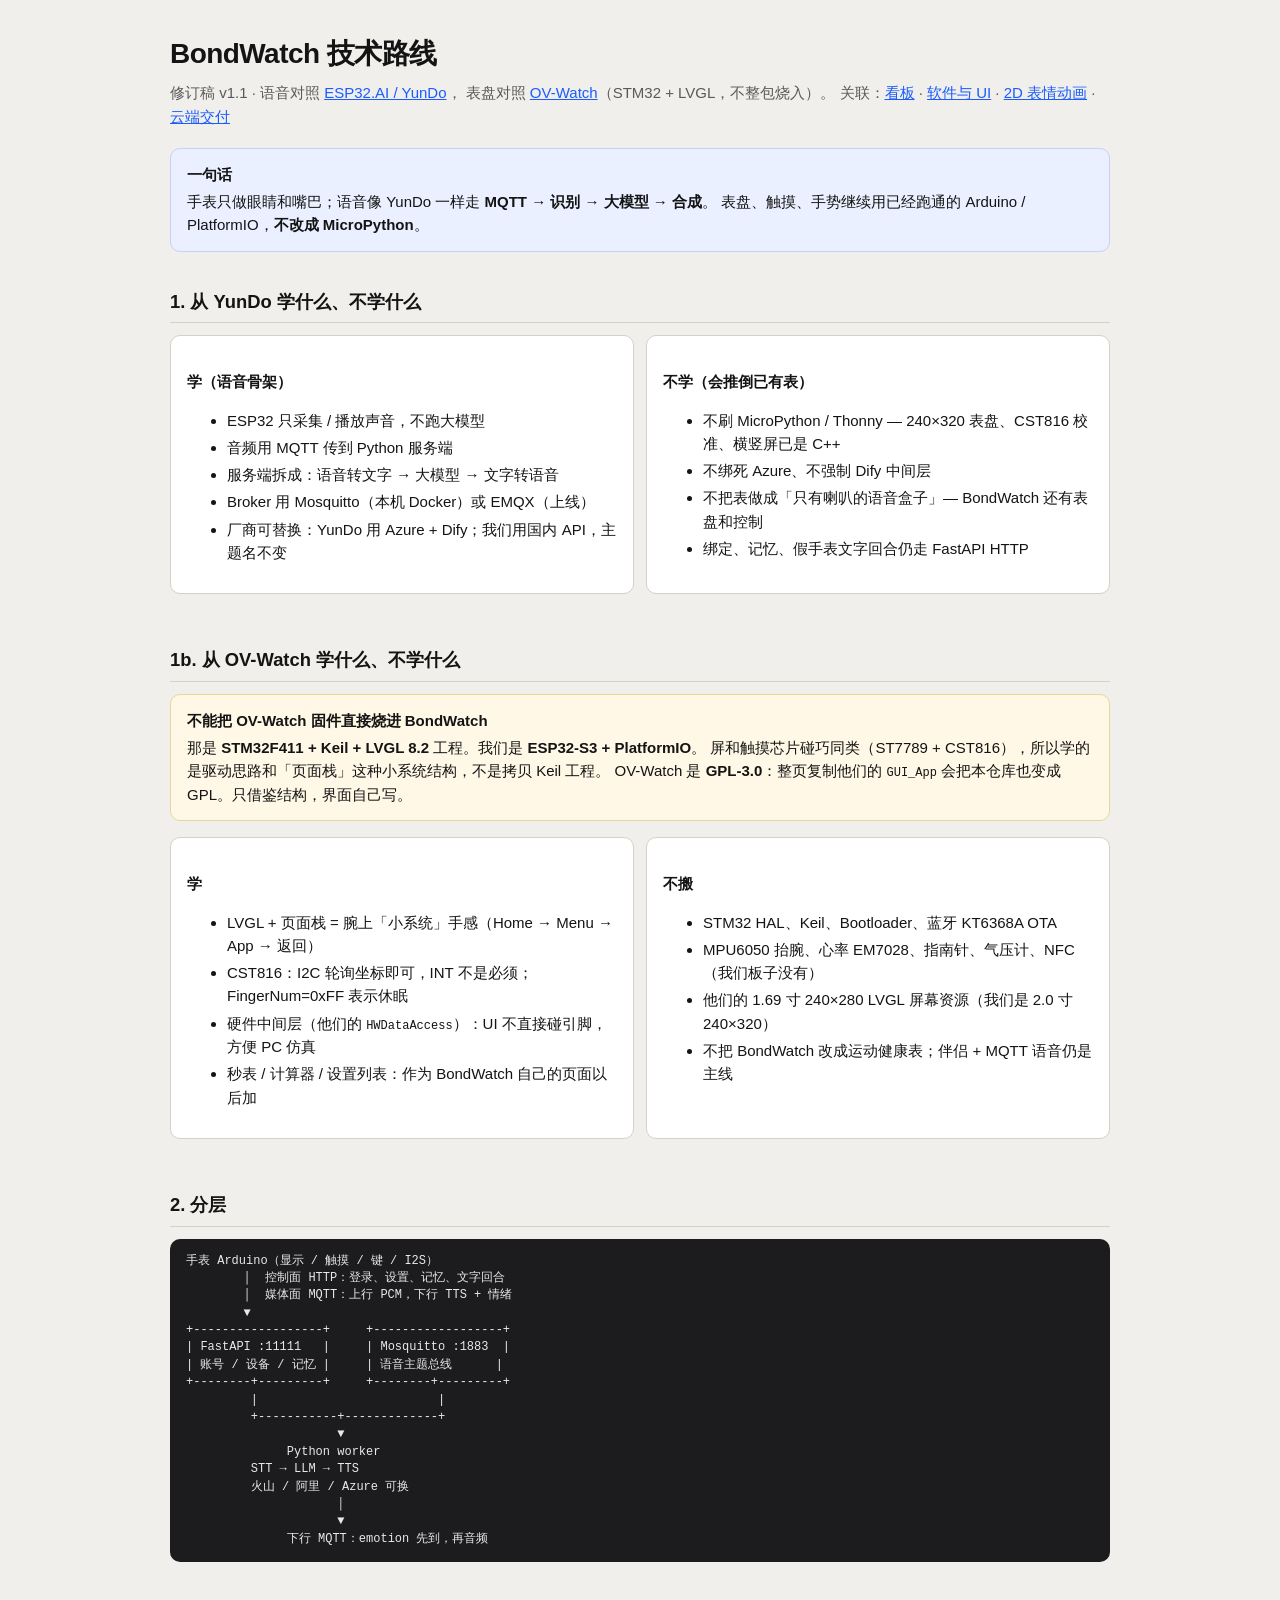
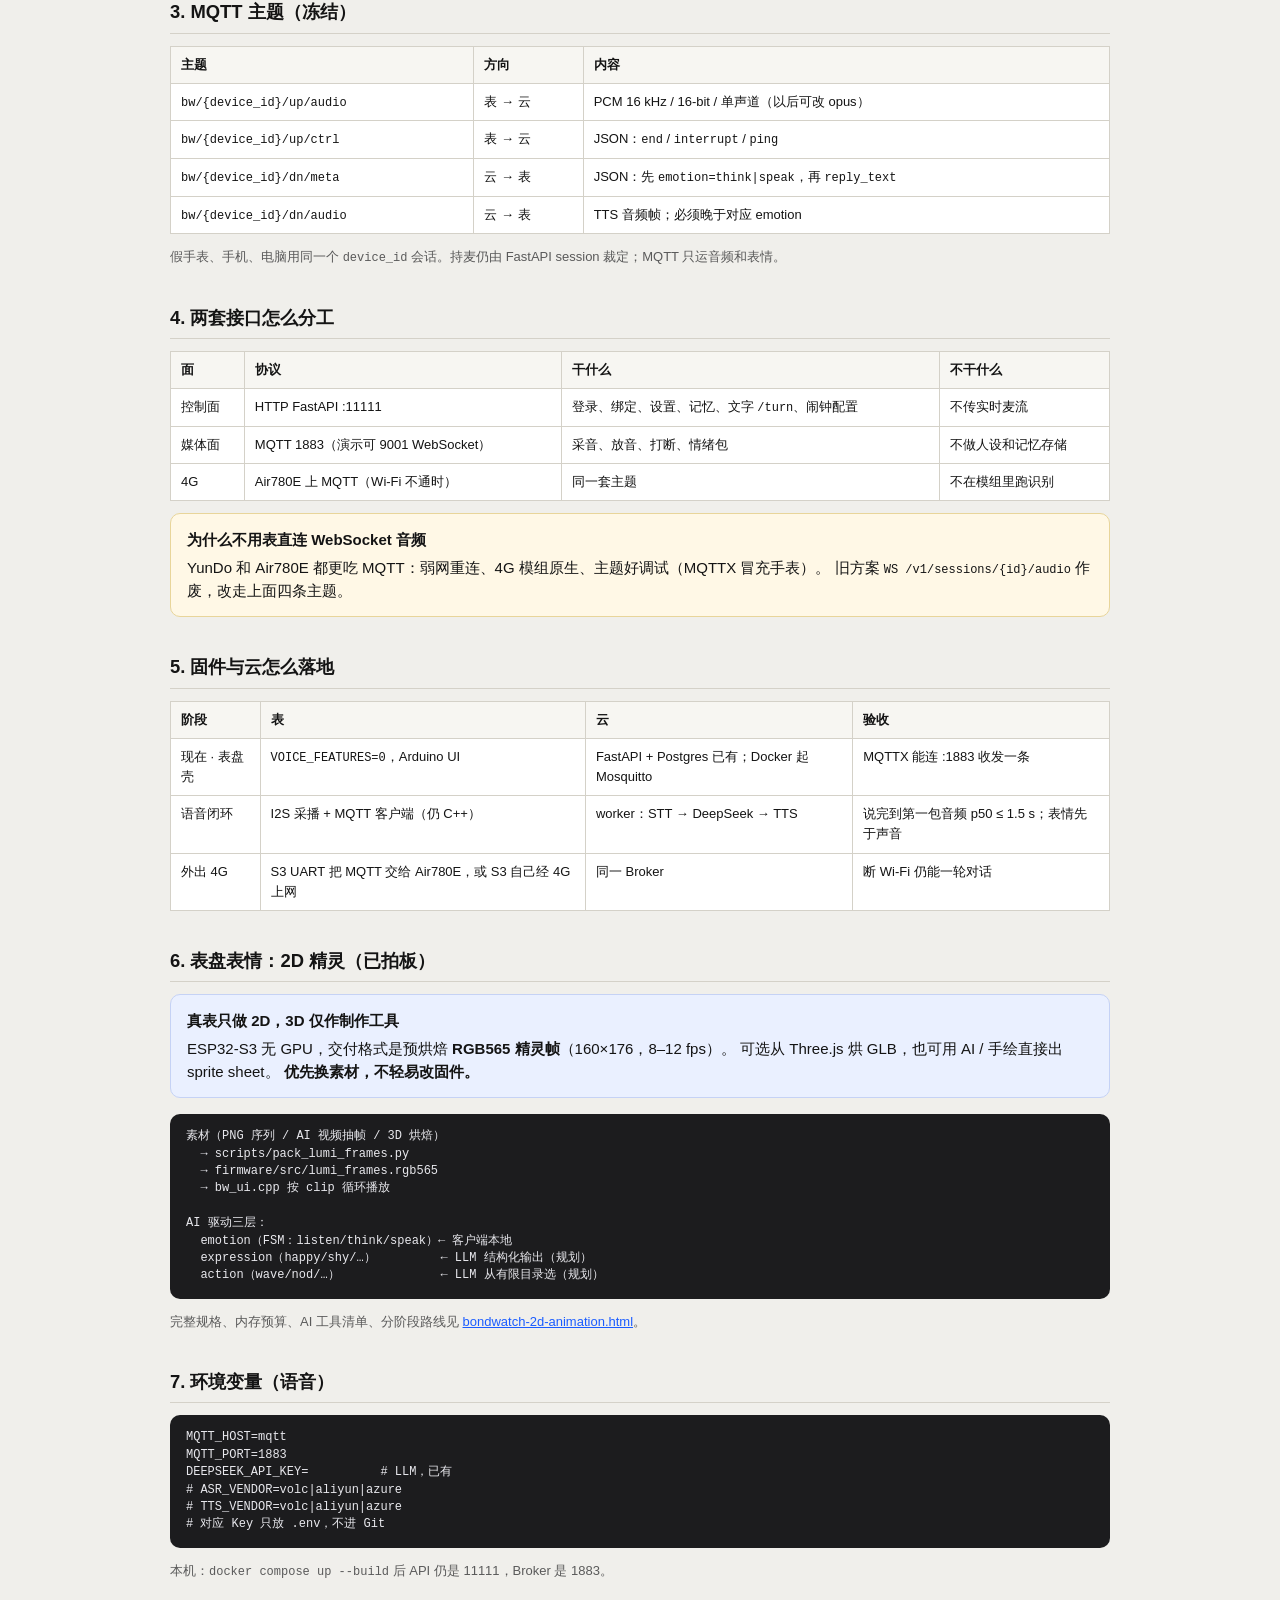
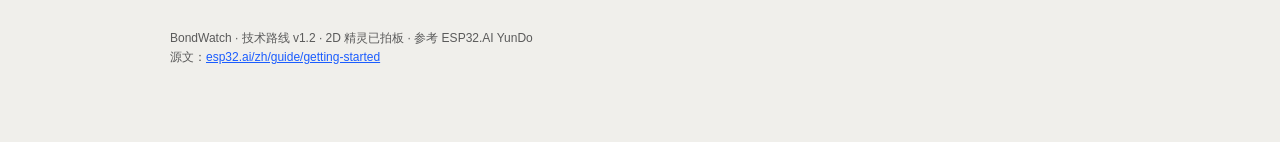
<file: docs/bondwatch-tech-route.html>
<!DOCTYPE html>
<html lang="zh-CN">
<head>
  <meta charset="utf-8" />
  <meta name="viewport" content="width=device-width, initial-scale=1" />
  <title>BondWatch · 技术路线</title>
  <style>
    :root {
      --bg: #f0efeb; --fg: #141414; --muted: #5a5a5a; --line: #d4d1c8;
      --card: #fff; --accent: #1a5cff; --ok: #0d6b4c; --warn: #8a5a00;
      --warn-bg: #fff8e6; --info-bg: #eaf0ff;
    }
    * { box-sizing: border-box; }
    body {
      margin: 0; background: var(--bg); color: var(--fg);
      font: 15px/1.55 "Segoe UI", "PingFang SC", "Microsoft YaHei", sans-serif;
    }
    .wrap { max-width: 980px; margin: 0 auto; padding: 32px 20px 80px; }
    h1 { font-size: 1.75rem; font-weight: 700; margin: 0 0 6px; letter-spacing: -0.02em; }
    h2 { font-size: 1.15rem; margin: 36px 0 12px; padding-bottom: 6px; border-bottom: 1px solid var(--line); }
    h3 { font-size: 0.95rem; margin: 20px 0 8px; }
    .sub { color: var(--muted); margin: 0 0 20px; }
    .callout, .card {
      background: var(--card); border: 1px solid var(--line); border-radius: 10px;
      padding: 14px 16px; margin: 0 0 16px;
    }
    .callout.info { background: var(--info-bg); border-color: #c5d2f5; }
    .callout.warn { background: var(--warn-bg); border-color: #e8d59a; }
    .callout strong { display: block; margin-bottom: 4px; }
    .grid2 { display: grid; grid-template-columns: 1fr 1fr; gap: 12px; }
    @media (max-width: 800px) { .grid2 { grid-template-columns: 1fr; } }
    table { width: 100%; border-collapse: collapse; background: var(--card); font-size: 13px; margin: 0 0 12px; }
    th, td { border: 1px solid var(--line); padding: 8px 10px; text-align: left; vertical-align: top; }
    th { background: #f7f6f2; font-weight: 600; }
    pre, code { font-size: 12px; }
    pre {
      background: #1c1c1e; color: #e8e8ed; padding: 14px 16px; border-radius: 10px;
      overflow-x: auto; line-height: 1.45;
    }
    a { color: var(--accent); }
    .muted { color: var(--muted); font-size: 13px; }
    ul.tight li { margin: 4px 0; }
    footer { margin-top: 48px; color: var(--muted); font-size: 12px; }
  </style>
</head>
<body>
  <div class="wrap">
    <h1>BondWatch 技术路线</h1>
    <p class="sub">
      修订稿 v1.1 · 语音对照
      <a href="https://www.esp32.ai/zh/guide/getting-started">ESP32.AI / YunDo</a>，
      表盘对照
      <a href="https://github.com/No-Chicken/OV-Watch">OV-Watch</a>（STM32 + LVGL，不整包烧入）。
      关联：<a href="bondwatch-board.html">看板</a> ·
      <a href="bondwatch-software-design.html">软件与 UI</a> ·
      <a href="bondwatch-2d-animation.html">2D 表情动画</a> ·
      <a href="bondwatch-ai-engineer.html">云端交付</a>
    </p>

    <div class="callout info">
      <strong>一句话</strong>
      手表只做眼睛和嘴巴；语音像 YunDo 一样走 <b>MQTT → 识别 → 大模型 → 合成</b>。
      表盘、触摸、手势继续用已经跑通的 Arduino / PlatformIO，<b>不改成 MicroPython</b>。
    </div>

    <h2>1. 从 YunDo 学什么、不学什么</h2>
    <div class="grid2">
      <div class="card">
        <h3>学（语音骨架）</h3>
        <ul class="tight">
          <li>ESP32 只采集 / 播放声音，不跑大模型</li>
          <li>音频用 MQTT 传到 Python 服务端</li>
          <li>服务端拆成：语音转文字 → 大模型 → 文字转语音</li>
          <li>Broker 用 Mosquitto（本机 Docker）或 EMQX（上线）</li>
          <li>厂商可替换：YunDo 用 Azure + Dify；我们用国内 API，主题名不变</li>
        </ul>
      </div>
      <div class="card">
        <h3>不学（会推倒已有表）</h3>
        <ul class="tight">
          <li>不刷 MicroPython / Thonny — 240×320 表盘、CST816 校准、横竖屏已是 C++</li>
          <li>不绑死 Azure、不强制 Dify 中间层</li>
          <li>不把表做成「只有喇叭的语音盒子」— BondWatch 还有表盘和控制</li>
          <li>绑定、记忆、假手表文字回合仍走 FastAPI HTTP</li>
        </ul>
      </div>
    </div>

    <h2>1b. 从 OV-Watch 学什么、不学什么</h2>
    <div class="callout warn">
      <strong>不能把 OV-Watch 固件直接烧进 BondWatch</strong>
      那是 <b>STM32F411 + Keil + LVGL 8.2</b> 工程。我们是 <b>ESP32-S3 + PlatformIO</b>。
      屏和触摸芯片碰巧同类（ST7789 + CST816），所以学的是驱动思路和「页面栈」这种小系统结构，不是拷贝 Keil 工程。
      OV-Watch 是 <b>GPL-3.0</b>：整页复制他们的 <code>GUI_App</code> 会把本仓库也变成 GPL。只借鉴结构，界面自己写。
    </div>
    <div class="grid2">
      <div class="card">
        <h3>学</h3>
        <ul class="tight">
          <li>LVGL + 页面栈 = 腕上「小系统」手感（Home → Menu → App → 返回）</li>
          <li>CST816：I2C 轮询坐标即可，INT 不是必须；FingerNum=0xFF 表示休眠</li>
          <li>硬件中间层（他们的 <code>HWDataAccess</code>）：UI 不直接碰引脚，方便 PC 仿真</li>
          <li>秒表 / 计算器 / 设置列表：作为 BondWatch 自己的页面以后加</li>
        </ul>
      </div>
      <div class="card">
        <h3>不搬</h3>
        <ul class="tight">
          <li>STM32 HAL、Keil、Bootloader、蓝牙 KT6368A OTA</li>
          <li>MPU6050 抬腕、心率 EM7028、指南针、气压计、NFC（我们板子没有）</li>
          <li>他们的 1.69 寸 240×280 LVGL 屏幕资源（我们是 2.0 寸 240×320）</li>
          <li>不把 BondWatch 改成运动健康表；伴侣 + MQTT 语音仍是主线</li>
        </ul>
      </div>
    </div>

    <h2>2. 分层</h2>
    <pre>手表 Arduino（显示 / 触摸 / 键 / I2S）
        │  控制面 HTTP：登录、设置、记忆、文字回合
        │  媒体面 MQTT：上行 PCM，下行 TTS + 情绪
        ▼
+------------------+     +------------------+
| FastAPI :11111   |     | Mosquitto :1883  |
| 账号 / 设备 / 记忆 |     | 语音主题总线      |
+--------+---------+     +--------+---------+
         |                         |
         +-----------+-------------+
                     ▼
              Python worker
         STT → LLM → TTS
         火山 / 阿里 / Azure 可换
                     │
                     ▼
              下行 MQTT：emotion 先到，再音频</pre>

    <h2>3. MQTT 主题（冻结）</h2>
    <table>
      <thead><tr><th>主题</th><th>方向</th><th>内容</th></tr></thead>
      <tbody>
        <tr><td><code>bw/{device_id}/up/audio</code></td><td>表 → 云</td><td>PCM 16 kHz / 16-bit / 单声道（以后可改 opus）</td></tr>
        <tr><td><code>bw/{device_id}/up/ctrl</code></td><td>表 → 云</td><td>JSON：<code>end</code> / <code>interrupt</code> / <code>ping</code></td></tr>
        <tr><td><code>bw/{device_id}/dn/meta</code></td><td>云 → 表</td><td>JSON：先 <code>emotion=think|speak</code>，再 <code>reply_text</code></td></tr>
        <tr><td><code>bw/{device_id}/dn/audio</code></td><td>云 → 表</td><td>TTS 音频帧；必须晚于对应 emotion</td></tr>
      </tbody>
    </table>
    <p class="muted">假手表、手机、电脑用同一个 <code>device_id</code> 会话。持麦仍由 FastAPI session 裁定；MQTT 只运音频和表情。</p>

    <h2>4. 两套接口怎么分工</h2>
    <table>
      <thead><tr><th>面</th><th>协议</th><th>干什么</th><th>不干什么</th></tr></thead>
      <tbody>
        <tr>
          <td>控制面</td>
          <td>HTTP FastAPI :11111</td>
          <td>登录、绑定、设置、记忆、文字 <code>/turn</code>、闹钟配置</td>
          <td>不传实时麦流</td>
        </tr>
        <tr>
          <td>媒体面</td>
          <td>MQTT 1883（演示可 9001 WebSocket）</td>
          <td>采音、放音、打断、情绪包</td>
          <td>不做人设和记忆存储</td>
        </tr>
        <tr>
          <td>4G</td>
          <td>Air780E 上 MQTT（Wi‑Fi 不通时）</td>
          <td>同一套主题</td>
          <td>不在模组里跑识别</td>
        </tr>
      </tbody>
    </table>
    <div class="callout warn">
      <strong>为什么不用表直连 WebSocket 音频</strong>
      YunDo 和 Air780E 都更吃 MQTT：弱网重连、4G 模组原生、主题好调试（MQTTX 冒充手表）。
      旧方案 <code>WS /v1/sessions/{id}/audio</code> 作废，改走上面四条主题。
    </div>

    <h2>5. 固件与云怎么落地</h2>
    <table>
      <thead><tr><th>阶段</th><th>表</th><th>云</th><th>验收</th></tr></thead>
      <tbody>
        <tr>
          <td>现在 · 表盘壳</td>
          <td><code>VOICE_FEATURES=0</code>，Arduino UI</td>
          <td>FastAPI + Postgres 已有；Docker 起 Mosquitto</td>
          <td>MQTTX 能连 :1883 收发一条</td>
        </tr>
        <tr>
          <td>语音闭环</td>
          <td>I2S 采播 + MQTT 客户端（仍 C++）</td>
          <td>worker：STT → DeepSeek → TTS</td>
          <td>说完到第一包音频 p50 ≤ 1.5 s；表情先于声音</td>
        </tr>
        <tr>
          <td>外出 4G</td>
          <td>S3 UART 把 MQTT 交给 Air780E，或 S3 自己经 4G 上网</td>
          <td>同一 Broker</td>
          <td>断 Wi‑Fi 仍能一轮对话</td>
        </tr>
      </tbody>
    </table>

    <h2>6. 表盘表情：2D 精灵（已拍板）</h2>
    <div class="callout info">
      <strong>真表只做 2D，3D 仅作制作工具</strong>
      ESP32-S3 无 GPU，交付格式是预烘焙 <b>RGB565 精灵帧</b>（160×176，8–12 fps）。
      可选从 Three.js 烘 GLB，也可用 AI / 手绘直接出 sprite sheet。
      <b>优先换素材，不轻易改固件。</b>
    </div>
    <pre>素材（PNG 序列 / AI 视频抽帧 / 3D 烘焙）
  → scripts/pack_lumi_frames.py
  → firmware/src/lumi_frames.rgb565
  → bw_ui.cpp 按 clip 循环播放

AI 驱动三层：
  emotion（FSM：listen/think/speak）← 客户端本地
  expression（happy/shy/…）         ← LLM 结构化输出（规划）
  action（wave/nod/…）              ← LLM 从有限目录选（规划）</pre>
    <p class="muted">完整规格、内存预算、AI 工具清单、分阶段路线见 <a href="bondwatch-2d-animation.html">bondwatch-2d-animation.html</a>。</p>

    <h2>7. 环境变量（语音）</h2>
    <pre>MQTT_HOST=mqtt
MQTT_PORT=1883
DEEPSEEK_API_KEY=          # LLM，已有
# ASR_VENDOR=volc|aliyun|azure
# TTS_VENDOR=volc|aliyun|azure
# 对应 Key 只放 .env，不进 Git</pre>
    <p class="muted">本机：<code>docker compose up --build</code> 后 API 仍是 11111，Broker 是 1883。</p>

    <footer>
      BondWatch · 技术路线 v1.2 · 2D 精灵已拍板 · 参考 ESP32.AI YunDo<br />
      源文：<a href="https://www.esp32.ai/zh/guide/getting-started">esp32.ai/zh/guide/getting-started</a>
    </footer>
  </div>
</body>
</html>
</file>
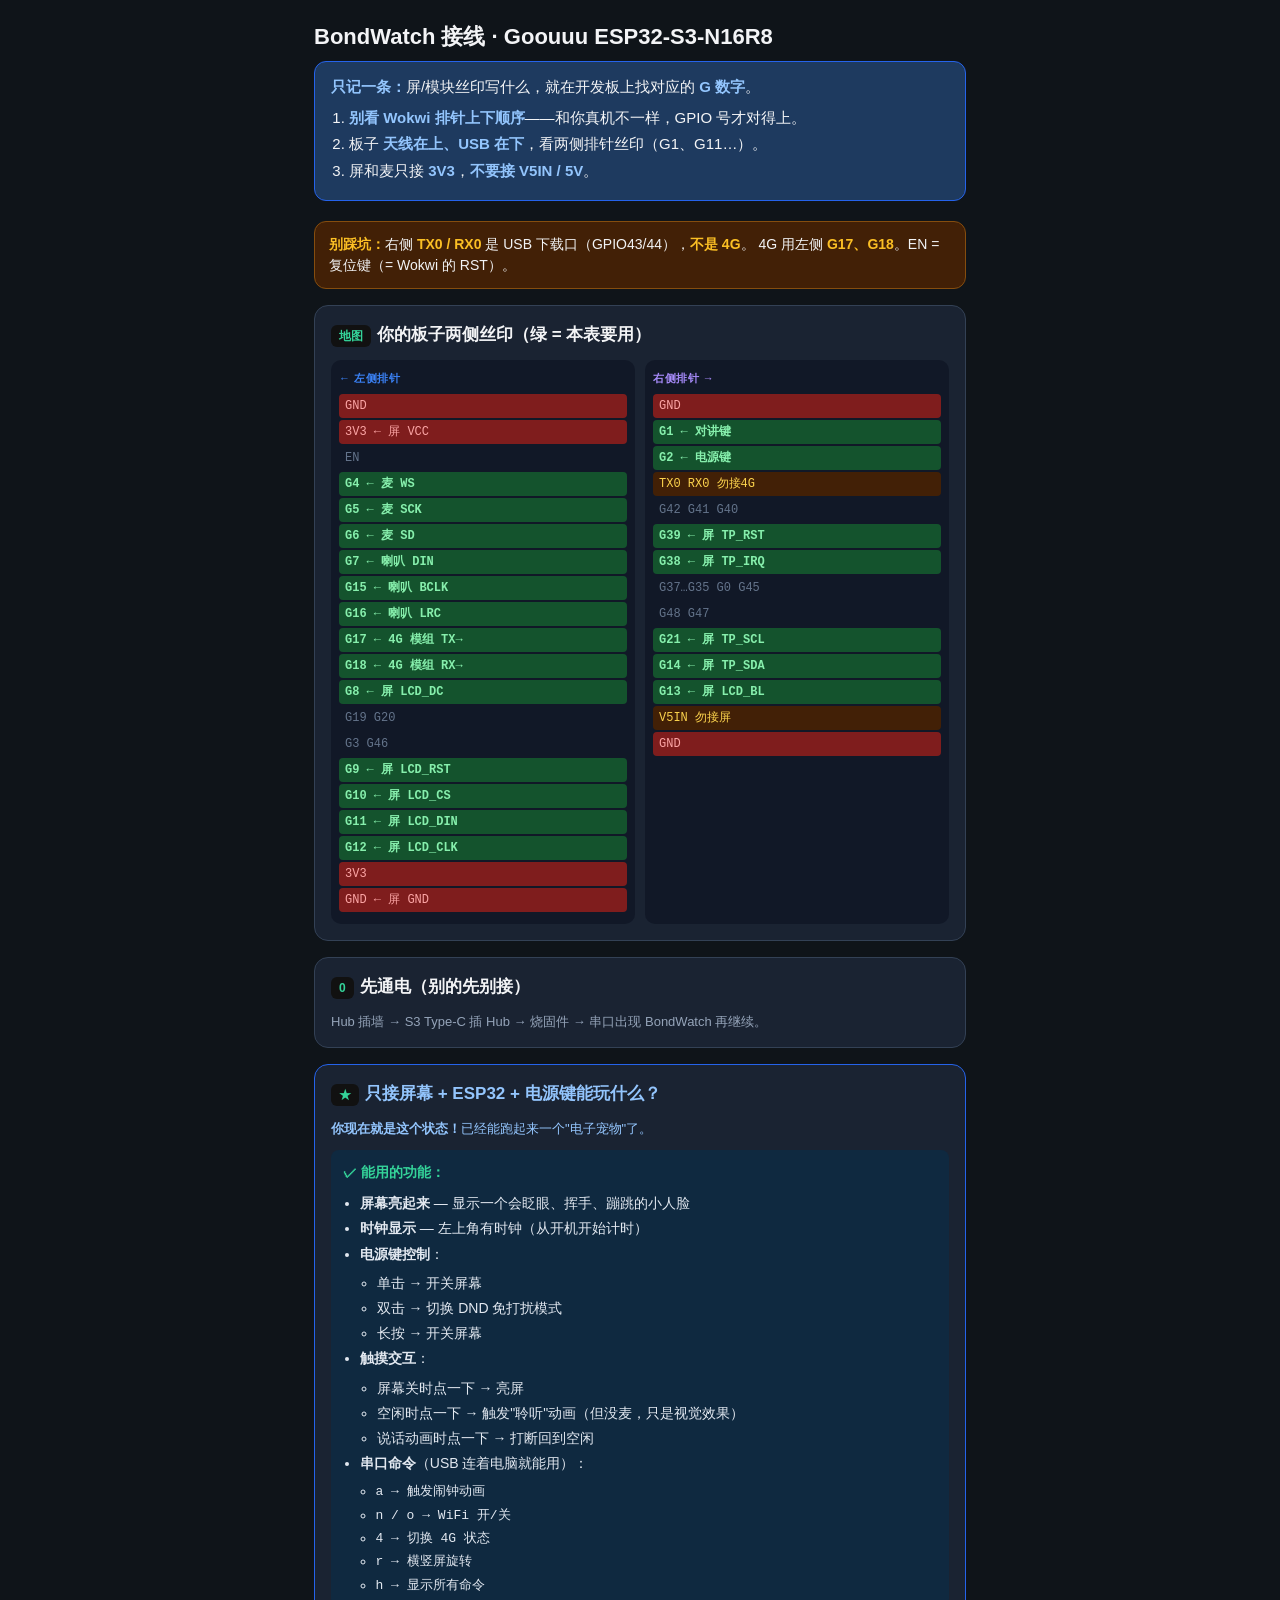
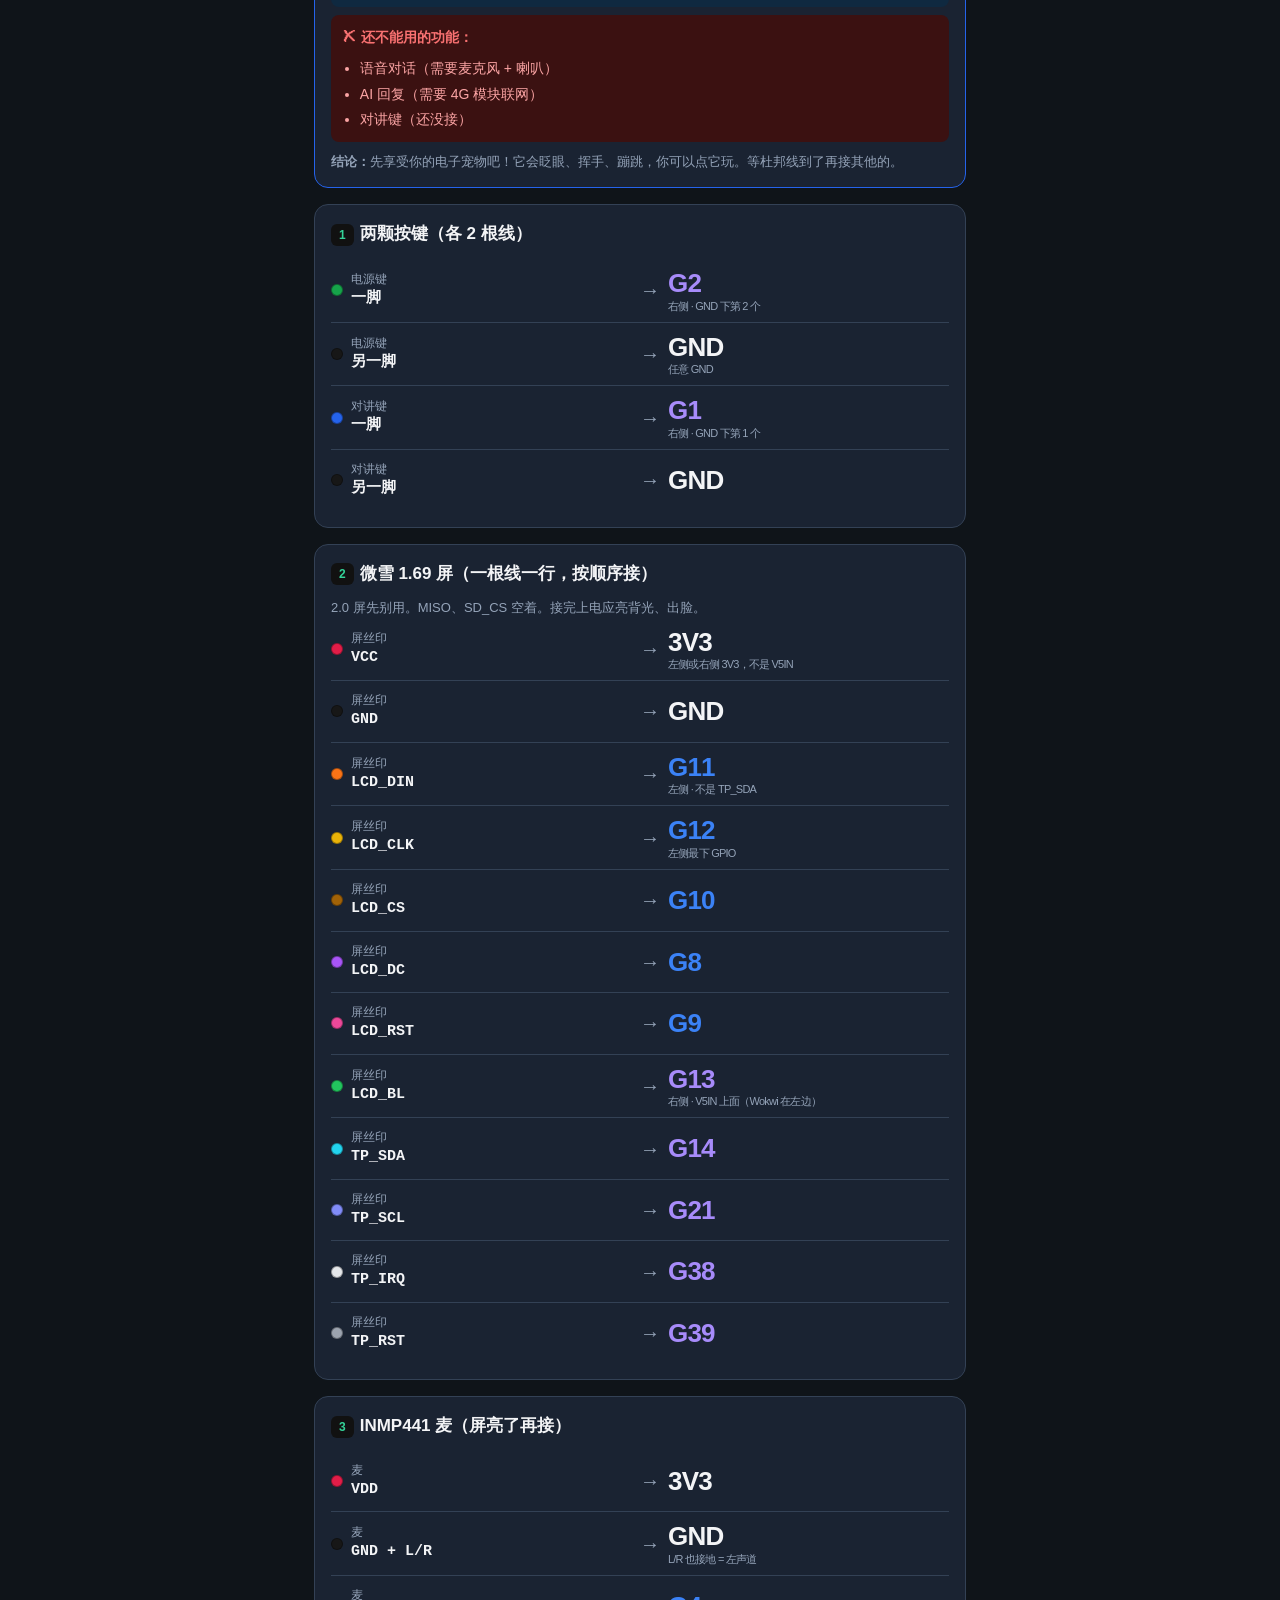
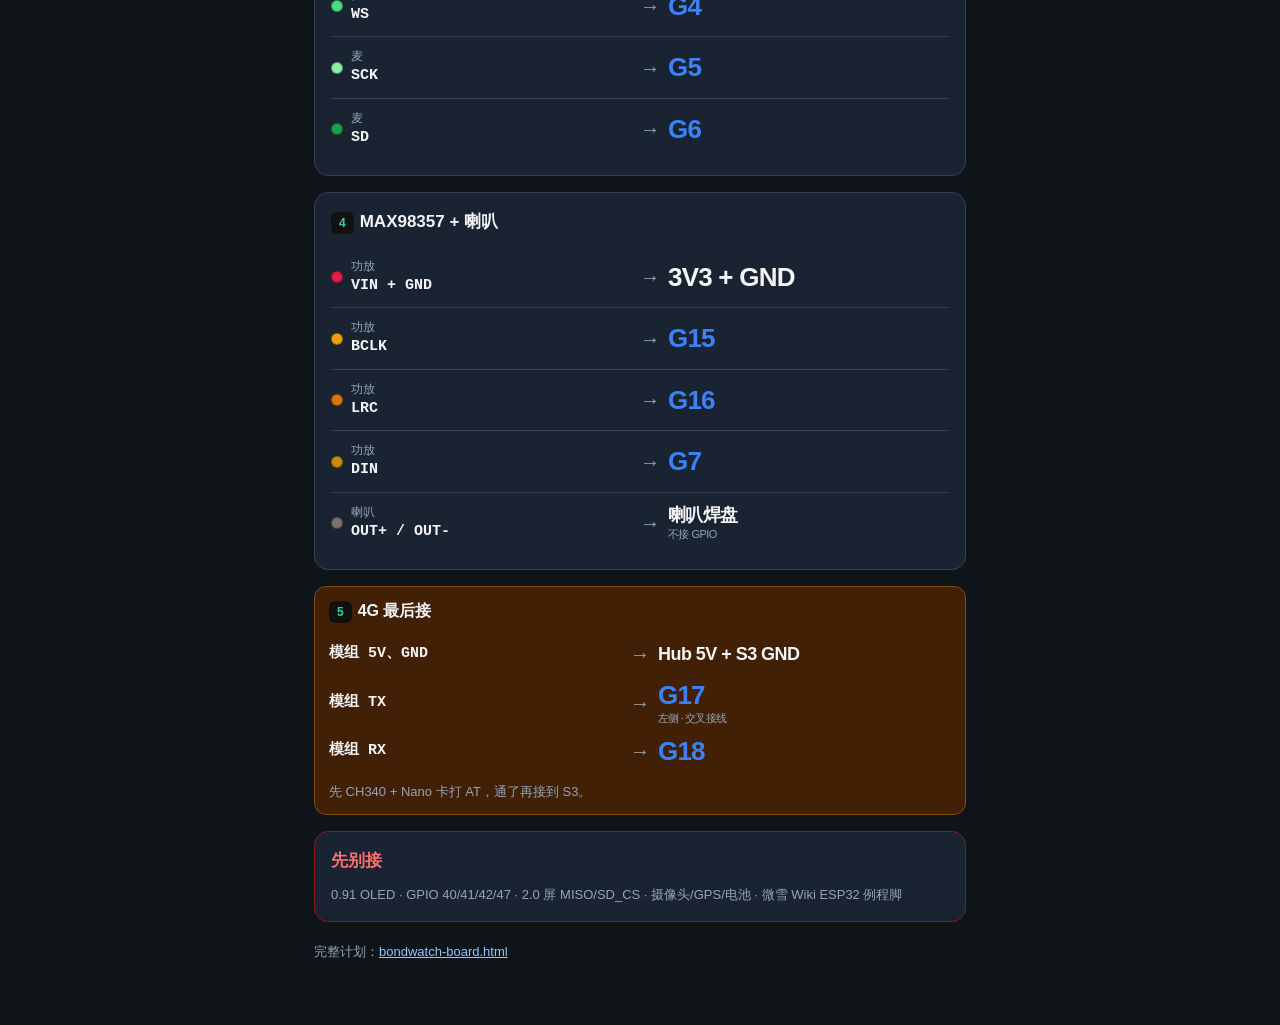
<file: docs/bondwatch-wiring.html>
<!DOCTYPE html>
<html lang="zh-CN">
<head>
  <meta charset="utf-8" />
  <meta name="viewport" content="width=device-width, initial-scale=1" />
  <title>BondWatch 接线（Goouuu N16R8）</title>
  <style>
    :root {
      --bg: #0f1419; --card: #1a2332; --fg: #f3f4f6; --muted: #94a3b8;
      --line: #334155; --ok: #34d399; --warn: #fbbf24; --no: #f87171;
      --left: #3b82f6; --right: #a78bfa;
    }
    * { box-sizing: border-box; }
    html, body { margin: 0; background: var(--bg); color: var(--fg);
      font: 16px/1.5 "Segoe UI", "PingFang SC", "Microsoft YaHei", sans-serif; }
    .wrap { max-width: 680px; margin: 0 auto; padding: 20px 14px 64px; }
    h1 { font-size: 22px; margin: 0 0 8px; }
    .rules { background: #1e3a5f; border: 1px solid #2563eb; border-radius: 12px;
      padding: 14px 16px; margin-bottom: 20px; font-size: 15px; }
    .rules b { color: #93c5fd; }
    .rules ol { margin: 8px 0 0; padding-left: 1.2em; }
    .rules li { margin: 4px 0; }
    .step { background: var(--card); border: 1px solid var(--line); border-radius: 14px;
      padding: 16px; margin-bottom: 16px; }
    .step h2 { margin: 0 0 12px; font-size: 17px; font-weight: 650; }
    .badge { display: inline-block; font-size: 12px; padding: 2px 8px; border-radius: 6px;
      background: #111; color: var(--ok); margin-right: 6px; vertical-align: middle; }
    .wire { display: flex; align-items: center; gap: 8px; padding: 10px 0;
      border-bottom: 1px solid var(--line); font-size: 15px; }
    .wire:last-child { border-bottom: none; }
    .from, .to { flex: 1; min-width: 0; }
    .from .lbl { color: var(--muted); font-size: 12px; }
    .from .name { font-family: ui-monospace, Consolas, monospace; font-weight: 600; }
    .arrow { color: var(--muted); font-size: 20px; flex-shrink: 0; }
    .pin { font-size: 26px; font-weight: 800; font-variant-numeric: tabular-nums;
      letter-spacing: -0.03em; line-height: 1.1; }
    .pin small { display: block; font-size: 11px; font-weight: 500; color: var(--muted); margin-top: 2px; }
    .side-L { color: var(--left); }
    .side-R { color: var(--right); }
    .dot { width: 12px; height: 12px; border-radius: 99px; flex-shrink: 0; border: 1px solid #0005; }
    .hint { color: var(--muted); font-size: 13px; margin: 10px 0 0; }
    .board-wrap { display: flex; gap: 10px; margin-top: 12px; }
    .col { flex: 1; background: #111827; border-radius: 10px; padding: 10px 8px; font-size: 12px; }
    .col h3 { margin: 0 0 8px; font-size: 11px; text-transform: uppercase; letter-spacing: 0.05em; }
    .col-L h3 { color: var(--left); }
    .col-R h3 { color: var(--right); }
    .p { padding: 3px 6px; border-radius: 4px; margin: 2px 0; font-family: ui-monospace, Consolas, monospace; }
    .p.use { background: #14532d; color: #86efac; font-weight: 700; }
    .p.pwr { background: #7f1d1d; color: #fca5a5; }
    .p.skip { color: #64748b; }
    .p.danger { background: #422006; color: #fcd34d; }
    .warn-box { background: #422006; border: 1px solid #854d0e; border-radius: 12px;
      padding: 12px 14px; margin-bottom: 16px; font-size: 14px; }
    .warn-box b { color: var(--warn); }
    .no { border-color: #7f1d1d; }
    .no h2 { color: var(--no); }
    a { color: #93c5fd; }
  </style>
</head>
<body>
  <div class="wrap">
    <h1>BondWatch 接线 · Goouuu ESP32-S3-N16R8</h1>

    <div class="rules">
      <b>只记一条：</b>屏/模块丝印写什么，就在开发板上找对应的 <b>G 数字</b>。
      <ol>
        <li><b>别看 Wokwi 排针上下顺序</b>——和你真机不一样，GPIO 号才对得上。</li>
        <li>板子 <b>天线在上、USB 在下</b>，看两侧排针丝印（G1、G11…）。</li>
        <li>屏和麦只接 <b>3V3</b>，<b>不要接 V5IN / 5V</b>。</li>
      </ol>
    </div>

    <div class="warn-box">
      <b>别踩坑：</b>右侧 <b>TX0 / RX0</b> 是 USB 下载口（GPIO43/44），<b>不是 4G</b>。
      4G 用左侧 <b>G17、G18</b>。EN = 复位键（= Wokwi 的 RST）。
    </div>

    <section class="step">
      <h2><span class="badge">地图</span>你的板子两侧丝印（绿 = 本表要用）</h2>
      <div class="board-wrap">
        <div class="col col-L">
          <h3>← 左侧排针</h3>
          <div class="p pwr">GND</div>
          <div class="p pwr">3V3 ← 屏 VCC</div>
          <div class="p skip">EN</div>
          <div class="p use">G4 ← 麦 WS</div>
          <div class="p use">G5 ← 麦 SCK</div>
          <div class="p use">G6 ← 麦 SD</div>
          <div class="p use">G7 ← 喇叭 DIN</div>
          <div class="p use">G15 ← 喇叭 BCLK</div>
          <div class="p use">G16 ← 喇叭 LRC</div>
          <div class="p use">G17 ← 4G 模组 TX→</div>
          <div class="p use">G18 ← 4G 模组 RX→</div>
          <div class="p use">G8 ← 屏 LCD_DC</div>
          <div class="p skip">G19 G20</div>
          <div class="p skip">G3 G46</div>
          <div class="p use">G9 ← 屏 LCD_RST</div>
          <div class="p use">G10 ← 屏 LCD_CS</div>
          <div class="p use">G11 ← 屏 LCD_DIN</div>
          <div class="p use">G12 ← 屏 LCD_CLK</div>
          <div class="p pwr">3V3</div>
          <div class="p pwr">GND ← 屏 GND</div>
        </div>
        <div class="col col-R">
          <h3>右侧排针 →</h3>
          <div class="p pwr">GND</div>
          <div class="p use">G1 ← 对讲键</div>
          <div class="p use">G2 ← 电源键</div>
          <div class="p danger">TX0 RX0 勿接4G</div>
          <div class="p skip">G42 G41 G40</div>
          <div class="p use">G39 ← 屏 TP_RST</div>
          <div class="p use">G38 ← 屏 TP_IRQ</div>
          <div class="p skip">G37…G35 G0 G45</div>
          <div class="p skip">G48 G47</div>
          <div class="p use">G21 ← 屏 TP_SCL</div>
          <div class="p use">G14 ← 屏 TP_SDA</div>
          <div class="p use">G13 ← 屏 LCD_BL</div>
          <div class="p danger">V5IN 勿接屏</div>
          <div class="p pwr">GND</div>
        </div>
      </div>
    </section>

    <section class="step">
      <h2><span class="badge">0</span>先通电（别的先别接）</h2>
      <p class="hint">Hub 插墙 → S3 Type-C 插 Hub → 烧固件 → 串口出现 BondWatch 再继续。</p>
    </section>

    <section class="step" style="border-color:#2563eb">
      <h2 style="color:#93c5fd"><span class="badge">★</span>只接屏幕 + ESP32 + 电源键能玩什么？</h2>
      <p class="hint" style="color:#93c5fd;margin-bottom:12px"><b>你现在就是这个状态！</b>已经能跑起来一个"电子宠物"了。</p>
      <div style="font-size:14px;line-height:1.8">
        <div style="background:#0f2940;border-radius:8px;padding:10px 12px;margin-bottom:8px">
          <b style="color:#34d399">✓ 能用的功能：</b>
          <ul style="margin:6px 0 0;padding-left:1.2em;color:#e2e8f0">
            <li><b>屏幕亮起来</b> — 显示一个会眨眼、挥手、蹦跳的小人脸</li>
            <li><b>时钟显示</b> — 左上角有时钟（从开机开始计时）</li>
            <li><b>电源键控制</b>：
              <ul style="margin:4px 0 0;padding-left:1.2em">
                <li>单击 → 开关屏幕</li>
                <li>双击 → 切换 DND 免打扰模式</li>
                <li>长按 → 开关屏幕</li>
              </ul>
            </li>
            <li><b>触摸交互</b>：
              <ul style="margin:4px 0 0;padding-left:1.2em">
                <li>屏幕关时点一下 → 亮屏</li>
                <li>空闲时点一下 → 触发"聆听"动画（但没麦，只是视觉效果）</li>
                <li>说话动画时点一下 → 打断回到空闲</li>
              </ul>
            </li>
            <li><b>串口命令</b>（USB 连着电脑就能用）：
              <ul style="margin:4px 0 0;padding-left:1.2em;font-family:ui-monospace,Consolas,monospace;font-size:13px">
                <li><code>a</code> → 触发闹钟动画</li>
                <li><code>n</code> / <code>o</code> → WiFi 开/关</li>
                <li><code>4</code> → 切换 4G 状态</li>
                <li><code>r</code> → 横竖屏旋转</li>
                <li><code>h</code> → 显示所有命令</li>
              </ul>
            </li>
          </ul>
        </div>
        <div style="background:#3b1111;border-radius:8px;padding:10px 12px">
          <b style="color:#f87171">✗ 还不能用的功能：</b>
          <ul style="margin:6px 0 0;padding-left:1.2em;color:#fca5a5">
            <li>语音对话（需要麦克风 + 喇叭）</li>
            <li>AI 回复（需要 4G 模块联网）</li>
            <li>对讲键（还没接）</li>
          </ul>
        </div>
      </div>
      <p class="hint" style="margin-top:10px"><b>结论：</b>先享受你的电子宠物吧！它会眨眼、挥手、蹦跳，你可以点它玩。等杜邦线到了再接其他的。</p>
    </section>

    <section class="step">
      <h2><span class="badge">1</span>两颗按键（各 2 根线）</h2>
      <div class="wire">
        <span class="dot" style="background:#16a34a"></span>
        <div class="from"><div class="lbl">电源键</div><div class="name">一脚</div></div>
        <span class="arrow">→</span>
        <div class="to"><div class="pin side-R">G2<span><small>右侧 · GND 下第 2 个</small></span></div></div>
      </div>
      <div class="wire">
        <span class="dot" style="background:#171717"></span>
        <div class="from"><div class="lbl">电源键</div><div class="name">另一脚</div></div>
        <span class="arrow">→</span>
        <div class="to"><div class="pin">GND<span><small>任意 GND</small></span></div></div>
      </div>
      <div class="wire">
        <span class="dot" style="background:#2563eb"></span>
        <div class="from"><div class="lbl">对讲键</div><div class="name">一脚</div></div>
        <span class="arrow">→</span>
        <div class="to"><div class="pin side-R">G1<span><small>右侧 · GND 下第 1 个</small></span></div></div>
      </div>
      <div class="wire">
        <span class="dot" style="background:#171717"></span>
        <div class="from"><div class="lbl">对讲键</div><div class="name">另一脚</div></div>
        <span class="arrow">→</span>
        <div class="to"><div class="pin">GND</div></div>
      </div>
    </section>

    <section class="step">
      <h2><span class="badge">2</span>微雪 1.69 屏（一根线一行，按顺序接）</h2>
      <p class="hint">2.0 屏先别用。MISO、SD_CS 空着。接完上电应亮背光、出脸。</p>

      <div class="wire">
        <span class="dot" style="background:#e11d48"></span>
        <div class="from"><div class="lbl">屏丝印</div><div class="name">VCC</div></div>
        <span class="arrow">→</span>
        <div class="to"><div class="pin">3V3<span><small>左侧或右侧 3V3，不是 V5IN</small></span></div></div>
      </div>
      <div class="wire">
        <span class="dot" style="background:#171717"></span>
        <div class="from"><div class="lbl">屏丝印</div><div class="name">GND</div></div>
        <span class="arrow">→</span>
        <div class="to"><div class="pin">GND</div></div>
      </div>
      <div class="wire">
        <span class="dot" style="background:#f97316"></span>
        <div class="from"><div class="lbl">屏丝印</div><div class="name">LCD_DIN</div></div>
        <span class="arrow">→</span>
        <div class="to"><div class="pin side-L">G11<span><small>左侧 · 不是 TP_SDA</small></span></div></div>
      </div>
      <div class="wire">
        <span class="dot" style="background:#eab308"></span>
        <div class="from"><div class="lbl">屏丝印</div><div class="name">LCD_CLK</div></div>
        <span class="arrow">→</span>
        <div class="to"><div class="pin side-L">G12<span><small>左侧最下 GPIO</small></span></div></div>
      </div>
      <div class="wire">
        <span class="dot" style="background:#a16207"></span>
        <div class="from"><div class="lbl">屏丝印</div><div class="name">LCD_CS</div></div>
        <span class="arrow">→</span>
        <div class="to"><div class="pin side-L">G10</div></div>
      </div>
      <div class="wire">
        <span class="dot" style="background:#a855f7"></span>
        <div class="from"><div class="lbl">屏丝印</div><div class="name">LCD_DC</div></div>
        <span class="arrow">→</span>
        <div class="to"><div class="pin side-L">G8</div></div>
      </div>
      <div class="wire">
        <span class="dot" style="background:#ec4899"></span>
        <div class="from"><div class="lbl">屏丝印</div><div class="name">LCD_RST</div></div>
        <span class="arrow">→</span>
        <div class="to"><div class="pin side-L">G9</div></div>
      </div>
      <div class="wire">
        <span class="dot" style="background:#22c55e"></span>
        <div class="from"><div class="lbl">屏丝印</div><div class="name">LCD_BL</div></div>
        <span class="arrow">→</span>
        <div class="to"><div class="pin side-R">G13<span><small>右侧 · V5IN 上面（Wokwi 在左边）</small></span></div></div>
      </div>
      <div class="wire">
        <span class="dot" style="background:#22d3ee"></span>
        <div class="from"><div class="lbl">屏丝印</div><div class="name">TP_SDA</div></div>
        <span class="arrow">→</span>
        <div class="to"><div class="pin side-R">G14</div></div>
      </div>
      <div class="wire">
        <span class="dot" style="background:#818cf8"></span>
        <div class="from"><div class="lbl">屏丝印</div><div class="name">TP_SCL</div></div>
        <span class="arrow">→</span>
        <div class="to"><div class="pin side-R">G21</div></div>
      </div>
      <div class="wire">
        <span class="dot" style="background:#e5e7eb"></span>
        <div class="from"><div class="lbl">屏丝印</div><div class="name">TP_IRQ</div></div>
        <span class="arrow">→</span>
        <div class="to"><div class="pin side-R">G38</div></div>
      </div>
      <div class="wire">
        <span class="dot" style="background:#9ca3af"></span>
        <div class="from"><div class="lbl">屏丝印</div><div class="name">TP_RST</div></div>
        <span class="arrow">→</span>
        <div class="to"><div class="pin side-R">G39</div></div>
      </div>
    </section>

    <section class="step">
      <h2><span class="badge">3</span>INMP441 麦（屏亮了再接）</h2>
      <div class="wire">
        <span class="dot" style="background:#e11d48"></span>
        <div class="from"><div class="lbl">麦</div><div class="name">VDD</div></div>
        <span class="arrow">→</span>
        <div class="to"><div class="pin">3V3</div></div>
      </div>
      <div class="wire">
        <span class="dot" style="background:#171717"></span>
        <div class="from"><div class="lbl">麦</div><div class="name">GND + L/R</div></div>
        <span class="arrow">→</span>
        <div class="to"><div class="pin">GND<span><small>L/R 也接地 = 左声道</small></span></div></div>
      </div>
      <div class="wire">
        <span class="dot" style="background:#4ade80"></span>
        <div class="from"><div class="lbl">麦</div><div class="name">WS</div></div>
        <span class="arrow">→</span>
        <div class="to"><div class="pin side-L">G4</div></div>
      </div>
      <div class="wire">
        <span class="dot" style="background:#86efac"></span>
        <div class="from"><div class="lbl">麦</div><div class="name">SCK</div></div>
        <span class="arrow">→</span>
        <div class="to"><div class="pin side-L">G5</div></div>
      </div>
      <div class="wire">
        <span class="dot" style="background:#16a34a"></span>
        <div class="from"><div class="lbl">麦</div><div class="name">SD</div></div>
        <span class="arrow">→</span>
        <div class="to"><div class="pin side-L">G6</div></div>
      </div>
    </section>

    <section class="step">
      <h2><span class="badge">4</span>MAX98357 + 喇叭</h2>
      <div class="wire">
        <span class="dot" style="background:#e11d48"></span>
        <div class="from"><div class="lbl">功放</div><div class="name">VIN + GND</div></div>
        <span class="arrow">→</span>
        <div class="to"><div class="pin">3V3 + GND</div></div>
      </div>
      <div class="wire">
        <span class="dot" style="background:#f59e0b"></span>
        <div class="from"><div class="lbl">功放</div><div class="name">BCLK</div></div>
        <span class="arrow">→</span>
        <div class="to"><div class="pin side-L">G15</div></div>
      </div>
      <div class="wire">
        <span class="dot" style="background:#d97706"></span>
        <div class="from"><div class="lbl">功放</div><div class="name">LRC</div></div>
        <span class="arrow">→</span>
        <div class="to"><div class="pin side-L">G16</div></div>
      </div>
      <div class="wire">
        <span class="dot" style="background:#ca8a04"></span>
        <div class="from"><div class="lbl">功放</div><div class="name">DIN</div></div>
        <span class="arrow">→</span>
        <div class="to"><div class="pin side-L">G7</div></div>
      </div>
      <div class="wire">
        <span class="dot" style="background:#78716c"></span>
        <div class="from"><div class="lbl">喇叭</div><div class="name">OUT+ / OUT-</div></div>
        <span class="arrow">→</span>
        <div class="to"><div class="pin" style="font-size:18px">喇叭焊盘<span><small>不接 GPIO</small></span></div></div>
      </div>
    </section>

    <section class="step warn-box" style="margin-bottom:16px">
      <h2 style="margin:0 0 10px;font-size:16px"><span class="badge">5</span>4G 最后接</h2>
      <div class="wire" style="border:none;padding:6px 0">
        <div class="from"><div class="name">模组 5V、GND</div></div>
        <span class="arrow">→</span>
        <div class="to"><div class="pin" style="font-size:18px">Hub 5V + S3 GND</div></div>
      </div>
      <div class="wire" style="border:none;padding:6px 0">
        <div class="from"><div class="name">模组 TX</div></div>
        <span class="arrow">→</span>
        <div class="to"><div class="pin side-L">G17<span><small>左侧 · 交叉接线</small></span></div></div>
      </div>
      <div class="wire" style="border:none;padding:6px 0">
        <div class="from"><div class="name">模组 RX</div></div>
        <span class="arrow">→</span>
        <div class="to"><div class="pin side-L">G18</div></div>
      </div>
      <p class="hint">先 CH340 + Nano 卡打 AT，通了再接到 S3。</p>
    </section>

    <section class="step no">
      <h2>先别接</h2>
      <p class="hint">0.91 OLED · GPIO 40/41/42/47 · 2.0 屏 MISO/SD_CS · 摄像头/GPS/电池 · 微雪 Wiki ESP32 例程脚</p>
    </section>

    <p class="hint" style="margin-top:20px">完整计划：<a href="bondwatch-board.html">bondwatch-board.html</a></p>
  </div>
</body>
</html>
</file>
